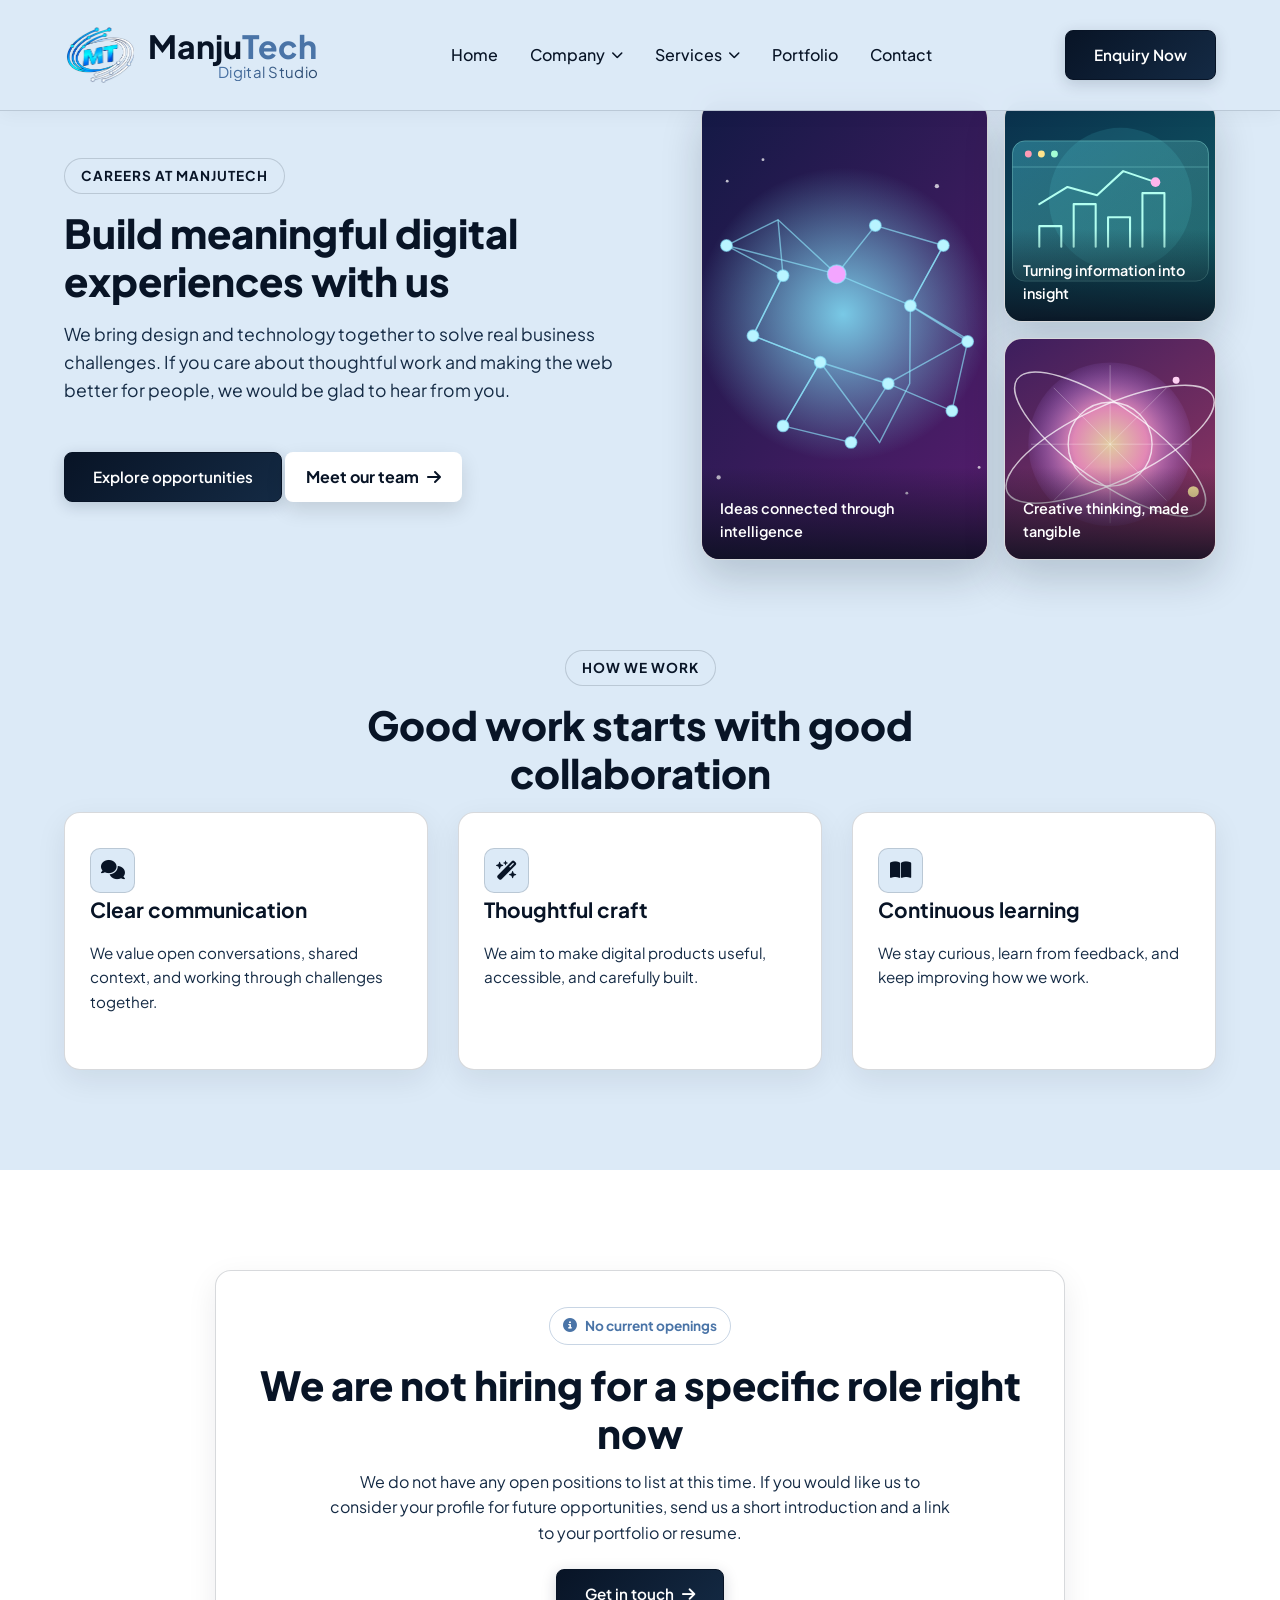
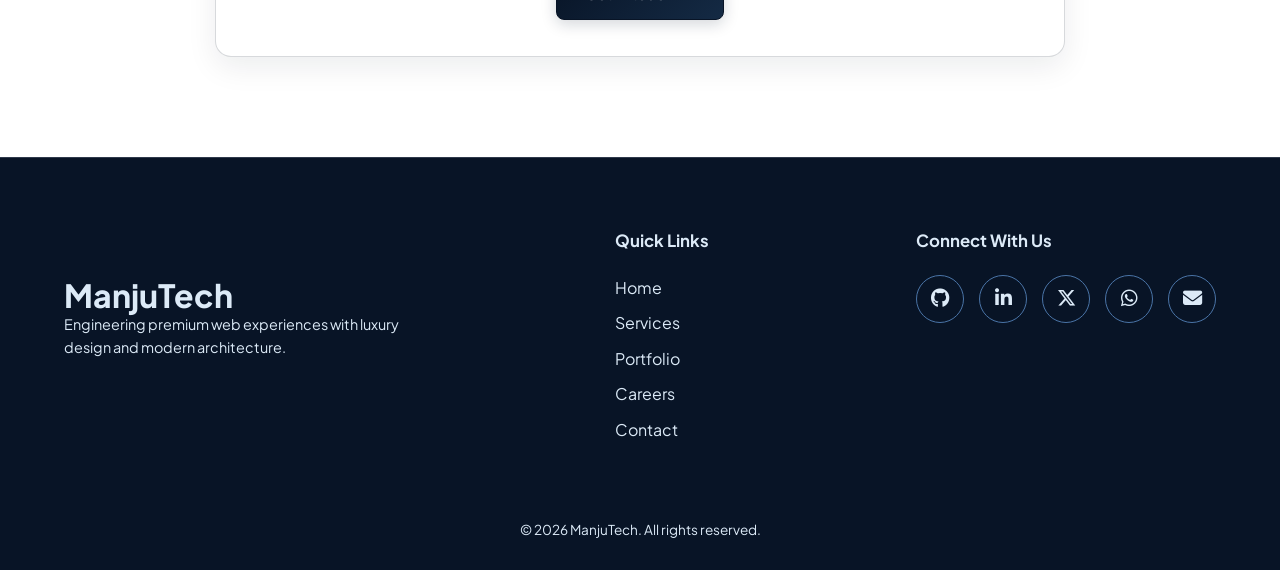
<file: career.html>
<!DOCTYPE html>
<html lang="en">
<head>
    <meta charset="UTF-8">
    <meta name="viewport" content="width=device-width, initial-scale=1.0">
    <meta name="description" content="Explore career opportunities at ManjuTech. No current openings are listed; get in touch to share your interest in future opportunities.">
    <title>Careers | ManjuTech Digital Studio</title>
    <link rel="preconnect" href="https://fonts.googleapis.com">
    <link rel="preconnect" href="https://fonts.gstatic.com" crossorigin>
    <link href="https://fonts.googleapis.com/css2?family=Plus+Jakarta+Sans:wght@300;400;500;600;700;800&display=swap" rel="stylesheet">
    <link rel="stylesheet" href="https://cdnjs.cloudflare.com/ajax/libs/font-awesome/6.5.1/css/all.min.css">
    <link rel="stylesheet" href="style.css">
    <style>
        .careers-hero {
            display: grid;
            grid-template-columns: minmax(0, 1fr) minmax(0, 0.9fr);
            align-items: center;
            gap: 64px;
        }

        .careers-intro {
            max-width: 600px;
        }

        .careers-intro .section-subtitle {
            margin: 0 0 30px;
        }

        .career-photo-grid {
            min-height: 460px;
            display: grid;
            grid-template-columns: 1.15fr 0.85fr;
            grid-template-rows: 1fr 1fr;
            gap: 16px;
        }

        .career-photo {
            position: relative;
            min-height: 0;
            overflow: hidden;
            border: var(--border-glass);
            border-radius: 18px;
            background: var(--bg-navy-card);
            box-shadow: 0 18px 40px rgba(8, 20, 38, 0.18);
        }

        .career-photo:first-child {
            grid-row: 1 / 3;
            border-radius: 18px;
        }

        .career-artwork {
            width: 100%;
            height: 100%;
            position: absolute;
            inset: 0;
            transition: transform 0.4s ease;
        }

        .career-photo:hover .career-artwork {
            transform: scale(1.04);
        }

        .career-photo figcaption {
            position: absolute;
            right: 0;
            bottom: 0;
            left: 0;
            padding: 30px 18px 16px;
            color: #fff;
            font-size: 0.9rem;
            font-weight: 600;
            background: linear-gradient(transparent, rgba(10, 15, 30, 0.85));
        }

        .career-team-link {
            display: inline-flex;
            align-items: center;
            gap: 8px;
            margin-top: 18px;
            padding: 11px 20px;
            border: 1px solid rgba(255, 255, 255, 0.75);
            border-radius: 8px;
            background: #fff;
            color: var(--theme-navy);
            font-weight: 700;
            text-decoration: none;
            box-shadow: 0 8px 20px rgba(0, 0, 0, 0.12);
            transition: transform 0.2s ease, box-shadow 0.2s ease, background 0.2s ease;
        }

        .career-team-link:hover {
            transform: translateY(-2px);
            background: var(--theme-light-blue);
            box-shadow: 0 12px 24px rgba(0, 0, 0, 0.16);
        }

        .career-team-link:focus-visible {
            outline: 3px solid var(--blue-light);
            outline-offset: 3px;
        }

        .career-values .section-header {
            max-width: 680px;
            margin: 0 auto;
        }

        .career-values {
            margin-top: 90px;
        }

        .career-values .service-card {
            height: 100%;
        }

        .career-openings {
            max-width: 850px;
            margin: 0 auto;
            padding: 36px;
            border: var(--border-glass);
            border-radius: 16px;
            background: var(--bg-navy-card);
            text-align: center;
        }

        .career-status {
            display: inline-flex;
            align-items: center;
            gap: 8px;
            margin-bottom: 16px;
            padding: 7px 13px;
            border: 1px solid rgba(74, 116, 167, 0.3);
            border-radius: 30px;
            color: var(--blue-light);
            font-size: 0.85rem;
            font-weight: 700;
        }

        .career-openings h2 {
            margin-bottom: 12px;
        }

        .career-openings p {
            max-width: 620px;
            margin: 0 auto 24px;
            color: var(--text-muted);
        }

        @media (max-width: 768px) {
            .careers-hero {
                grid-template-columns: 1fr;
                gap: 36px;
            }

            .career-photo-grid {
                min-height: 350px;
                gap: 10px;
            }

            .career-openings {
                padding: 26px 20px;
            }
        }

        @media (min-width: 769px) and (max-width: 992px) {
            .careers-hero {
                grid-template-columns: 1fr 0.9fr;
                gap: 32px;
            }

            .career-photo-grid {
                min-height: 380px;
            }
        }
    </style>
</head>
<body>
    <header class="navbar-header" id="navbar">
        <div class="container nav-container">
            <a href="index.html" class="logo">
                <img src="images/logo.png" alt="ManjuTech Logo" class="brand-logo">
                <span class="brand-text">
                    <span class="brand-name">Manju<span>Tech</span></span>
                    <span class="brand-tagline">Digital Studio</span>
                </span>
            </a>

            <nav class="nav-menu" id="nav-menu">
                <ul class="nav-list">
                    <li><a href="index.html" class="nav-link">Home</a></li>
                    <li class="nav-item dropdown">
                        <a href="#" class="nav-link dropdown-toggle active" aria-current="page">
                            Company <i class="fa-solid fa-chevron-down dropdown-icon"></i>
                        </a>
                        <div class="mega-menu">
                            <div class="mega-menu-header">COMPANY</div>
                            <div class="mega-menu-grid">
                                <a href="about.html" class="mega-item">
                                    <div class="icon-box"><i class="fa-solid fa-circle-info"></i></div>
                                    <div class="item-text">
                                        <span class="item-title">About Us</span>
                                        <span class="item-desc">Who We Are</span>
                                    </div>
                                </a>
                                <a href="team.html" class="mega-item">
                                    <div class="icon-box"><i class="fa-solid fa-user-group"></i></div>
                                    <div class="item-text">
                                        <span class="item-title">Our Team</span>
                                        <span class="item-desc">Designers. Thinkers. Makers.</span>
                                    </div>
                                </a>
                                <a href="technology.html" class="mega-item">
                                    <div class="icon-box"><i class="fa-solid fa-robot"></i></div>
                                    <div class="item-text">
                                        <span class="item-title">Technology Stacks</span>
                                        <span class="item-desc">Tools We Use</span>
                                    </div>
                                </a>
                                <a href="testimonial.html" class="mega-item">
                                    <div class="icon-box"><i class="fa-solid fa-comment-dots"></i></div>
                                    <div class="item-text">
                                        <span class="item-title">Testimonials</span>
                                        <span class="item-desc">Client Feedback</span>
                                    </div>
                                </a>
                                <a href="career.html" class="mega-item" aria-current="page">
                                    <div class="icon-box"><i class="fa-solid fa-briefcase"></i></div>
                                    <div class="item-text">
                                        <span class="item-title">Careers</span>
                                        <span class="item-desc">Join Our Team</span>
                                    </div>
                                </a>
                                <a href="faq.html" class="mega-item">
                                    <div class="icon-box"><i class="fa-solid fa-circle-question"></i></div>
                                    <div class="item-text">
                                        <span class="item-title">FAQs</span>
                                        <span class="item-desc">Answers Simplified</span>
                                    </div>
                                </a>
                            </div>
                        </div>
                    </li>
                    <li class="nav-item dropdown services-dropdown">
                        <a href="enquiry.html" class="nav-link dropdown-toggle">
                            Services <i class="fa-solid fa-chevron-down dropdown-icon"></i>
                        </a>
                        <div class="mega-menu services-mega-menu">
                            <div class="services-left-panel">
                                <div class="mega-menu-header">SERVICES</div>
                                <div class="service-cat-item active" data-target="panel-web">
                                    <div class="icon-box"><i class="fa-solid fa-laptop-code"></i></div>
                                    <div class="item-text">
                                        <span class="item-title">Web Development</span>
                                        <span class="item-desc">Scalable &amp; High Performance</span>
                                    </div>
                                    <i class="fa-solid fa-chevron-right arrow-icon"></i>
                                </div>
                                <div class="service-cat-item" data-target="panel-uiux">
                                    <div class="icon-box"><i class="fa-solid fa-pen-nib"></i></div>
                                    <div class="item-text">
                                        <span class="item-title">Web Design and UI/UX</span>
                                        <span class="item-desc">Conversion optimized websites</span>
                                    </div>
                                    <i class="fa-solid fa-chevron-right arrow-icon"></i>
                                </div>
                                <div class="service-cat-item" data-target="panel-software">
                                    <div class="icon-box"><i class="fa-solid fa-code"></i></div>
                                    <div class="item-text">
                                        <span class="item-title">Software Development</span>
                                        <span class="item-desc">Custom Application for business</span>
                                    </div>
                                    <i class="fa-solid fa-chevron-right arrow-icon"></i>
                                </div>
                                <div class="service-cat-item" data-target="panel-marketing">
                                    <div class="icon-box"><i class="fa-solid fa-bullhorn"></i></div>
                                    <div class="item-text">
                                        <span class="item-title">SEO and Digital Marketing</span>
                                        <span class="item-desc">Traffic-driven market solution</span>
                                    </div>
                                    <i class="fa-solid fa-chevron-right arrow-icon"></i>
                                </div>
                                <div class="service-cat-item" data-target="panel-ai">
                                    <div class="icon-box"><i class="fa-solid fa-microchip"></i></div>
                                    <div class="item-text">
                                        <span class="item-title">AI Integration &amp; Systems</span>
                                        <span class="item-desc">Smart Automation and AI Tools</span>
                                    </div>
                                    <i class="fa-solid fa-chevron-right arrow-icon"></i>
                                </div>
                            </div>
                            <div class="services-right-panel">
                                <div id="panel-web" class="sub-panel active">
                                    <div class="mega-menu-header">WEB DEVELOPMENT</div>
                                    <div class="sub-links-list">
                                        <a href="enquiry.html" class="sub-link"><i class="fa-solid fa-arrow-trend-up"></i> Full-Stack Web Development</a>
                                        <a href="enquiry.html" class="sub-link"><i class="fa-solid fa-arrow-trend-up"></i> WordPress Web Development</a>
                                        <a href="enquiry.html" class="sub-link"><i class="fa-solid fa-arrow-trend-up"></i> Custom E-commerce Development</a>
                                        <a href="enquiry.html" class="sub-link"><i class="fa-solid fa-arrow-trend-up"></i> WooCommerce Development</a>
                                        <a href="enquiry.html" class="sub-link"><i class="fa-solid fa-arrow-trend-up"></i> API Development &amp; Integration</a>
                                        <a href="enquiry.html" class="sub-link"><i class="fa-solid fa-arrow-trend-up"></i> Legacy System Modernization</a>
                                    </div>
                                </div>
                                <div id="panel-uiux" class="sub-panel">
                                    <div class="mega-menu-header">WEB DESIGN AND UI/UX</div>
                                    <div class="sub-links-list">
                                        <a href="enquiry.html" class="sub-link"><i class="fa-solid fa-arrow-trend-up"></i> Wireframing &amp; User Research</a>
                                        <a href="enquiry.html" class="sub-link"><i class="fa-solid fa-arrow-trend-up"></i> High-Converting Landing Pages</a>
                                        <a href="enquiry.html" class="sub-link"><i class="fa-solid fa-arrow-trend-up"></i> Design Systems &amp; UI Kits</a>
                                    </div>
                                </div>
                                <div id="panel-software" class="sub-panel">
                                    <div class="mega-menu-header">SOFTWARE DEVELOPMENT</div>
                                    <div class="sub-links-list">
                                        <a href="enquiry.html" class="sub-link"><i class="fa-solid fa-arrow-trend-up"></i> SaaS Product Engineering</a>
                                        <a href="enquiry.html" class="sub-link"><i class="fa-solid fa-arrow-trend-up"></i> Cross-Platform Mobile Apps</a>
                                        <a href="enquiry.html" class="sub-link"><i class="fa-solid fa-arrow-trend-up"></i> Enterprise Software Solutions</a>
                                    </div>
                                </div>
                                <div id="panel-marketing" class="sub-panel">
                                    <div class="mega-menu-header">SEO &amp; DIGITAL MARKETING</div>
                                    <div class="sub-links-list">
                                        <a href="enquiry.html" class="sub-link"><i class="fa-solid fa-arrow-trend-up"></i> Technical &amp; On-Page SEO</a>
                                        <a href="enquiry.html" class="sub-link"><i class="fa-solid fa-arrow-trend-up"></i> PPC &amp; Paid Advertising</a>
                                        <a href="enquiry.html" class="sub-link"><i class="fa-solid fa-arrow-trend-up"></i> Social Media Growth Campaigns</a>
                                    </div>
                                </div>
                                <div id="panel-ai" class="sub-panel">
                                    <div class="mega-menu-header">AI INTEGRATION</div>
                                    <div class="sub-links-list">
                                        <a href="enquiry.html" class="sub-link"><i class="fa-solid fa-arrow-trend-up"></i> Custom AI Chatbots &amp; Agents</a>
                                        <a href="enquiry.html" class="sub-link"><i class="fa-solid fa-arrow-trend-up"></i> Workflow Automation</a>
                                        <a href="enquiry.html" class="sub-link"><i class="fa-solid fa-arrow-trend-up"></i> LLM Fine-Tuning &amp; Integration</a>
                                    </div>
                                </div>
                            </div>
                        </div>
                    </li>
                    <li><a href="index.html" class="nav-link">Portfolio</a></li>
                    <li><a href="contact.html" class="nav-link">Contact</a></li>
                </ul>
            </nav>

            <div class="nav-actions">
                <a href="enquiry.html" class="btn btn-primary nav-btn">Enquiry Now</a>
                <button class="mobile-toggle" id="mobile-toggle" aria-label="Toggle Navigation Menu">
                    <i class="fa-solid fa-bars"></i>
                </button>
            </div>
        </div>
    </header>

    <main class="careers-page">
        <section id="careers" class="section-padding">
            <div class="container">
                <div class="careers-hero">
                    <div class="careers-intro">
                        <span class="section-badge">Careers at ManjuTech</span>
                        <h1 class="section-title">Build meaningful digital experiences with us</h1>
                        <p class="section-subtitle">We bring design and technology together to solve real business challenges. If you care about thoughtful work and making the web better for people, we would be glad to hear from you.</p>
                        <a href="#open-positions" class="btn btn-primary">Explore opportunities</a>
                        <a href="team.html" class="career-team-link">Meet our team <i class="fa-solid fa-arrow-right" aria-hidden="true"></i></a>
                    </div>
                    <div class="career-photo-grid" aria-label="AI-inspired digital illustrations">
                        <figure class="career-photo">
                            <svg class="career-artwork" viewBox="0 0 480 640" role="img" aria-labelledby="career-art-title-1" preserveAspectRatio="xMidYMid slice">
                                <title id="career-art-title-1">Abstract glowing neural network artwork</title>
                                <defs>
                                    <linearGradient id="career-bg-1" x1="0" y1="0" x2="1" y2="1">
                                        <stop stop-color="#101943"/>
                                        <stop offset="1" stop-color="#5a1d70"/>
                                    </linearGradient>
                                    <radialGradient id="career-glow-1">
                                        <stop stop-color="#85e8ff" stop-opacity=".85"/>
                                        <stop offset="1" stop-color="#85e8ff" stop-opacity="0"/>
                                    </radialGradient>
                                </defs>
                                <rect width="480" height="640" fill="url(#career-bg-1)"/>
                                <circle cx="238" cy="298" r="205" fill="url(#career-glow-1)"/>
                                <g fill="none" stroke="#90eaff" stroke-opacity=".62" stroke-width="2">
                                    <path d="M75 202 154 244 112 328 206 365 154 454 249 477 301 395 390 433 412 336 332 286 378 202 283 174 229 242 147 166Z"/>
                                    <path d="m75 202 154 40 104 44 79 47-112 62-94-30-52 89"/>
                                    <path d="m147 166 7 78-42 84 94 37 83 112 42-82 1-109 46-84"/>
                                    <circle cx="75" cy="202" r="8" fill="#b9f4ff"/>
                                    <circle cx="154" cy="244" r="8" fill="#b9f4ff"/>
                                    <circle cx="112" cy="328" r="8" fill="#b9f4ff"/>
                                    <circle cx="206" cy="365" r="8" fill="#b9f4ff"/>
                                    <circle cx="154" cy="454" r="8" fill="#b9f4ff"/>
                                    <circle cx="249" cy="477" r="8" fill="#b9f4ff"/>
                                    <circle cx="301" cy="395" r="8" fill="#b9f4ff"/>
                                    <circle cx="390" cy="433" r="8" fill="#b9f4ff"/>
                                    <circle cx="412" cy="336" r="8" fill="#b9f4ff"/>
                                    <circle cx="332" cy="286" r="8" fill="#b9f4ff"/>
                                    <circle cx="378" cy="202" r="8" fill="#b9f4ff"/>
                                    <circle cx="283" cy="174" r="8" fill="#b9f4ff"/>
                                    <circle cx="229" cy="242" r="13" fill="#f3a5ff"/>
                                </g>
                                <g fill="#fff" fill-opacity=".72">
                                    <circle cx="76" cy="112" r="2"/><circle cx="369" cy="119" r="3"/>
                                    <circle cx="428" cy="512" r="2"/><circle cx="64" cy="526" r="3"/>
                                    <circle cx="327" cy="548" r="2"/><circle cx="126" cy="82" r="2"/>
                                </g>
                            </svg>
                            <figcaption>Ideas connected through intelligence</figcaption>
                        </figure>
                        <figure class="career-photo">
                            <svg class="career-artwork" viewBox="0 0 480 320" role="img" aria-labelledby="career-art-title-2" preserveAspectRatio="xMidYMid slice">
                                <title id="career-art-title-2">Abstract AI interface with luminous data panels</title>
                                <defs>
                                    <linearGradient id="career-bg-2" x1="0" y1="0" x2="1" y2="1">
                                        <stop stop-color="#092b49"/>
                                        <stop offset="1" stop-color="#12666c"/>
                                    </linearGradient>
                                    <linearGradient id="career-panel-2" x1="0" y1="0" x2="1" y2="1">
                                        <stop stop-color="#53d8ed" stop-opacity=".35"/>
                                        <stop offset="1" stop-color="#b9ffdb" stop-opacity=".08"/>
                                    </linearGradient>
                                </defs>
                                <rect width="480" height="320" fill="url(#career-bg-2)"/>
                                <circle cx="255" cy="143" r="104" fill="#54e4ef" opacity=".12"/>
                                <rect x="98" y="58" width="285" height="204" rx="18" fill="url(#career-panel-2)" stroke="#9ef8ed" stroke-opacity=".55"/>
                                <path d="M98 96h285" stroke="#9ef8ed" stroke-opacity=".45"/>
                                <circle cx="121" cy="77" r="5" fill="#ff9bb5"/>
                                <circle cx="140" cy="77" r="5" fill="#ffe38c"/>
                                <circle cx="159" cy="77" r="5" fill="#a5ffd5"/>
                                <g fill="none" stroke="#b2fff0" stroke-width="3" stroke-linecap="round" stroke-linejoin="round">
                                    <path d="M137 212v-30h32v30m18 0v-62h32v62m18 0v-43h32v43m18 0v-78h32v78"/>
                                    <path d="m137 150 41-25 43 12 38-35 47 16"/>
                                </g>
                                <circle cx="306" cy="118" r="7" fill="#ffb5ec"/>
                            </svg>
                            <figcaption>Turning information into insight</figcaption>
                        </figure>
                        <figure class="career-photo">
                            <svg class="career-artwork" viewBox="0 0 480 320" role="img" aria-labelledby="career-art-title-3" preserveAspectRatio="xMidYMid slice">
                                <title id="career-art-title-3">Abstract digital creativity with a radiant geometric form</title>
                                <defs>
                                    <linearGradient id="career-bg-3" x1="0" y1="0" x2="1" y2="1">
                                        <stop stop-color="#321b5d"/>
                                        <stop offset="1" stop-color="#a33b62"/>
                                    </linearGradient>
                                    <radialGradient id="career-orb-3">
                                        <stop stop-color="#fff3b0"/>
                                        <stop offset=".45" stop-color="#ff9fca"/>
                                        <stop offset="1" stop-color="#b280ff" stop-opacity=".12"/>
                                    </radialGradient>
                                </defs>
                                <rect width="480" height="320" fill="url(#career-bg-3)"/>
                                <circle cx="240" cy="153" r="119" fill="url(#career-orb-3)" opacity=".8"/>
                                <g fill="none" stroke="#fff" stroke-opacity=".72">
                                    <ellipse cx="240" cy="153" rx="165" ry="55" transform="rotate(-25 240 153)" stroke-width="2"/>
                                    <ellipse cx="240" cy="153" rx="165" ry="55" transform="rotate(35 240 153)" stroke-width="2"/>
                                    <circle cx="240" cy="153" r="61" stroke-width="2"/>
                                    <path d="M240 38v230M125 153h230M158 71l164 164m0-164L158 235" stroke-opacity=".4"/>
                                </g>
                                <circle cx="79" cy="91" r="7" fill="#b4f4ff"/>
                                <circle cx="361" cy="222" r="8" fill="#ffe7a0"/>
                                <circle cx="336" cy="60" r="5" fill="#ffd1f4"/>
                            </svg>
                            <figcaption>Creative thinking, made tangible</figcaption>
                        </figure>
                    </div>
                </div>

                <div class="career-values">
                    <div class="section-header text-center">
                        <span class="section-badge">How We Work</span>
                        <h2 class="section-title">Good work starts with good collaboration</h2>
                    </div>
                    <div class="services-grid">
                        <article class="service-card">
                            <div class="feature-icon"><i class="fa-solid fa-comments" aria-hidden="true"></i></div>
                            <h3>Clear communication</h3>
                            <p>We value open conversations, shared context, and working through challenges together.</p>
                        </article>
                        <article class="service-card">
                            <div class="feature-icon"><i class="fa-solid fa-wand-magic-sparkles" aria-hidden="true"></i></div>
                            <h3>Thoughtful craft</h3>
                            <p>We aim to make digital products useful, accessible, and carefully built.</p>
                        </article>
                        <article class="service-card">
                            <div class="feature-icon"><i class="fa-solid fa-book-open" aria-hidden="true"></i></div>
                            <h3>Continuous learning</h3>
                            <p>We stay curious, learn from feedback, and keep improving how we work.</p>
                        </article>
                    </div>
                </div>
            </div>
        </section>

        <section id="open-positions" class="section-padding">
            <div class="container">
                <div class="career-openings">
                    <span class="career-status"><i class="fa-solid fa-circle-info" aria-hidden="true"></i> No current openings</span>
                    <h2 class="section-title">We are not hiring for a specific role right now</h2>
                    <p>We do not have any open positions to list at this time. If you would like us to consider your profile for future opportunities, send us a short introduction and a link to your portfolio or resume.</p>
                    <a class="btn btn-primary" href="mailto:Sahbablu091@gmail.com?subject=Future%20career%20opportunities%20at%20ManjuTech">
                        Get in touch <i class="fa-solid fa-arrow-right" aria-hidden="true"></i>
                    </a>
                </div>
            </div>
        </section>
    </main>

   <!-- ================= FOOTER ================= -->
    <footer class="footer">
        <div class="container footer-container">
            <div class="footer-brand">
                <a href="index.html#home" class="brand-logo">
                    <div class="logo-icon">
                        <svg viewBox="0 0 500 300" xmlns="http://www.w3.org/2000/svg">
                            <path d="M 50 250 L 50 50 L 120 50 L 175 160 L 230 50 L 300 50 L 300 250 L 240 250 L 240 120 L 190 220 L 160 220 L 110 120 L 110 250 Z" fill="url(#navLogoGrad)" />
                            <path d="M 330 50 L 470 50 L 470 110 L 430 110 L 430 250 L 370 250 L 370 110 L 330 110 Z" fill="url(#navLogoGrad)" />
                            <path d="M 120 170 Q 230 40 340 40 Q 250 120 150 170 Z" fill="url(#navLogoGrad)" />
                            <path d="M 140 140 Q 260 20 380 20 Q 280 100 170 140 Z" fill="url(#navLogoGrad)" />
                        </svg>
                    </div>
                    <span class="brand-name">Manju<span>Tech</span></span>
                </a>
                <p>Engineering premium web experiences with luxury design and modern architecture.</p>
            </div>

            <div class="footer-links">
                <h4>Quick Links</h4>
                <ul>
                    <li><a href="index.html">Home</a></li>
                <li><a href="enquiry.html">Services</a></li>
                <li><a href="portfolio.html">Portfolio</a></li>
                <li><a href="career.html">Careers</a></li>
                <li><a href="contact.html">Contact</a></li>
                </ul>
            </div>

            <div class="footer-social">
                <h4>Connect With Us</h4>
               <div class="social-links">
    <!-- Existing social links (GitHub, LinkedIn, Twitter) -->
    <a href="#" target="_blank" aria-label="GitHub"><i class="fa-brands fa-github"></i></a>
    <a href="#" target="_blank" aria-label="LinkedIn"><i class="fa-brands fa-linkedin-in"></i></a>
    <a href="#" target="_blank" aria-label="Twitter"><i class="fa-brands fa-x-twitter"></i></a>

    <!-- Clickable WhatsApp Icon -->
    <a href="https://wa.me/9779767745929" target="_blank" rel="noopener noreferrer" aria-label="WhatsApp">
        <i class="fa-brands fa-whatsapp"></i>
    </a>

    <!-- Clickable Email Icon -->
    <a href="mailto:Sahbablu091@gmail.com" aria-label="Email Us">
        <i class="fa-solid fa-envelope"></i>
    </a>
</div>
            </div>
        </div>

        <div class="footer-bottom text-center">
            <p>&copy; <span id="year"></span> ManjuTech. All rights reserved.</p>
        </div>
    </footer>

    <script src="script.js"></script>
</body>
</html>
</file>
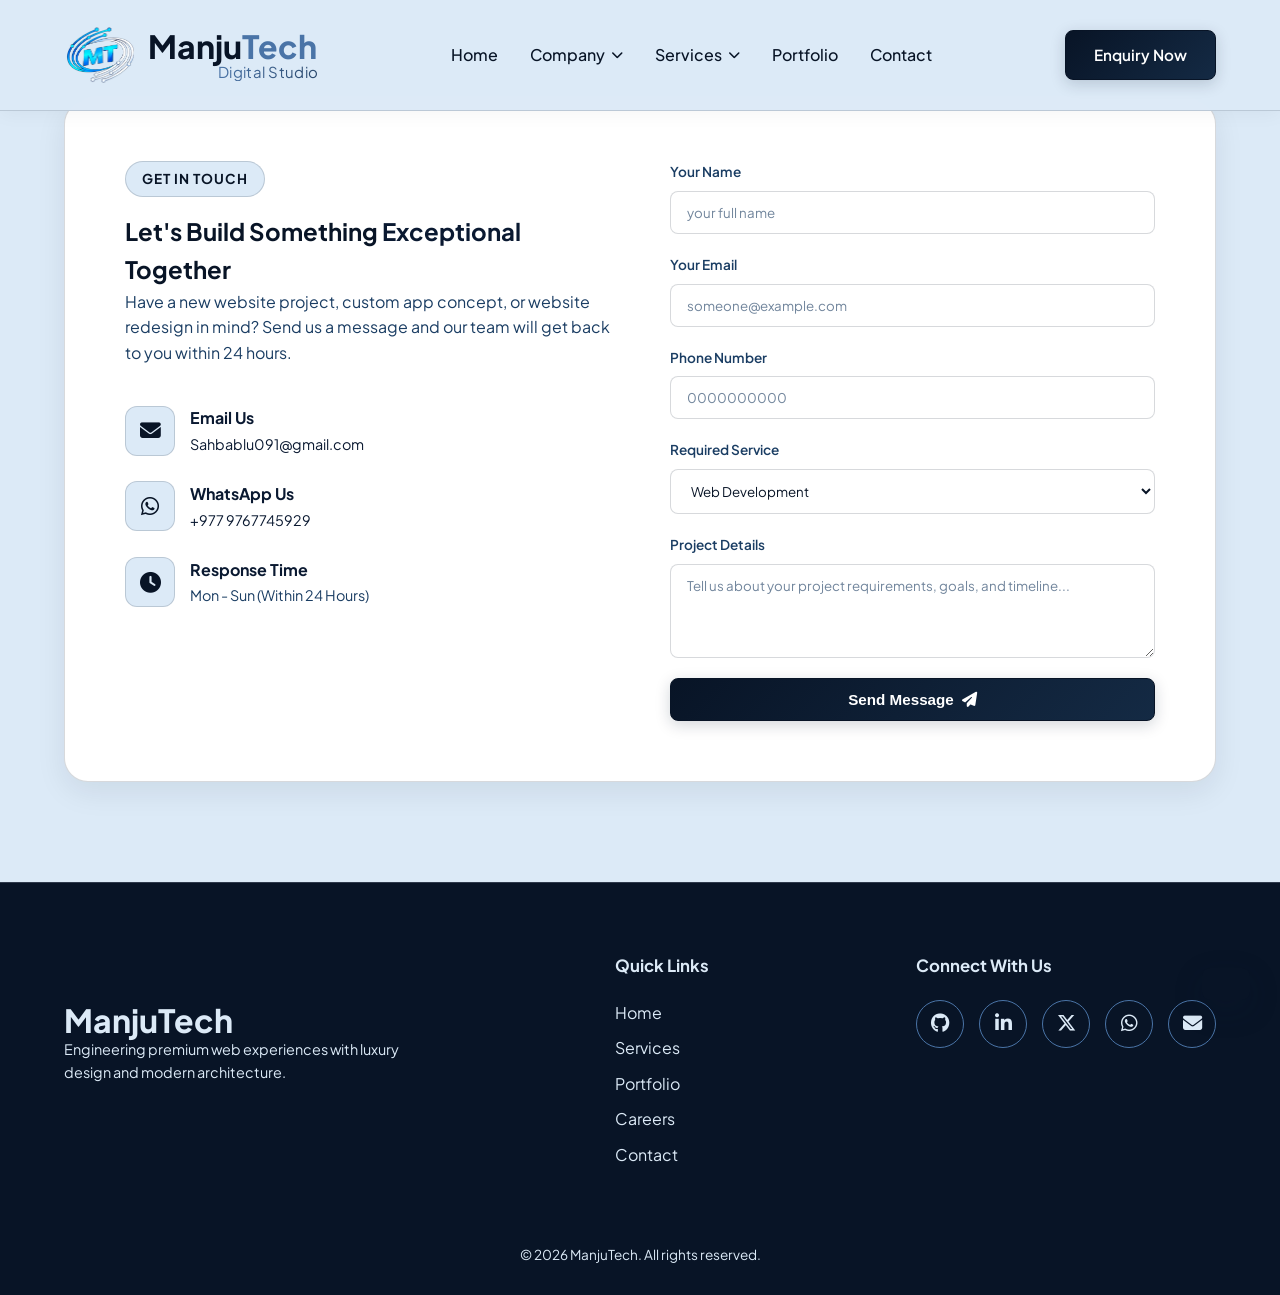
<file: contact.html>
<!DOCTYPE html>
<html lang="en">
<head>
    <meta charset="UTF-8">
    <meta name="viewport" content="width=device-width, initial-scale=1.0">
    <title>Contact ManjuTech | Start a Project</title>
    <!-- Google Fonts -->
    <link rel="preconnect" href="https://fonts.googleapis.com">
    <link rel="preconnect" href="https://fonts.gstatic.com" crossorigin>
    <link href="https://fonts.googleapis.com/css2?family=Plus+Jakarta+Sans:wght@300;400;500;600;700;800&display=swap" rel="stylesheet">
    <!-- Font Awesome Icons -->
    <link rel="stylesheet" href="https://cdnjs.cloudflare.com/ajax/libs/font-awesome/6.5.1/css/all.min.css">
    <!-- Stylesheet -->
    <link rel="stylesheet" href="style.css">
</head>
<body>

    <!-- ================= NAVBAR ================= -->
    <header class="navbar-header" id="navbar">
        <div class="container nav-container">
           <a href="index.html#home" class="logo">
    <img src="images/logo.png" alt="ManjuTech Logo" class="brand-logo">
    <span class="brand-text">
        <span class="brand-name">Manju<span>Tech</span></span>
        <span class="brand-tagline">Digital Studio</span>
    </span>
</a>

            <nav class="nav-menu" id="nav-menu">
                <ul class="nav-list">
                    <li><a href="index.html" class="nav-link active">Home</a></li>
                   <li class="nav-item dropdown">
    <a href="#" class="nav-link dropdown-toggle">
        Company <i class="fa-solid fa-chevron-down dropdown-icon"></i>
    </a>
    
    <!-- Mega Menu Popup Box -->
    <div class="mega-menu">
        <div class="mega-menu-header">COMPANY</div>
        <div class="mega-menu-grid">
            
            <a href="about.html#about" class="mega-item">
                <div class="icon-box">
                    <i class="fa-solid fa-circle-info"></i>
                </div>
                <div class="item-text">
                    <span class="item-title">About Us</span>
                    <span class="item-desc">Who We Are</span>
                </div>
            </a>

            <a href="team.html#team" class="mega-item">
                <div class="icon-box">
                    <i class="fa-solid fa-user-group"></i>
                </div>
                <div class="item-text">
                    <span class="item-title">Our Team</span>
                    <span class="item-desc">Designers. Thinkers. Makers.</span>
                </div>
            </a>

            <a href="technology.html" class="mega-item">
                <div class="icon-box">
                    <i class="fa-solid fa-robot"></i>
                </div>
                <div class="item-text">
                    <span class="item-title">Technology Stacks</span>
                    <span class="item-desc">Tools We Use</span>
                </div>
            </a>

            <a href="testimonial.html" class="mega-item">
                <div class="icon-box">
                    <i class="fa-solid fa-comment-dots"></i>
                </div>
                <div class="item-text">
                    <span class="item-title">Testimonials</span>
                    <span class="item-desc">Client Feedback</span>
                </div>
            </a>

            <a href="career.html" class="mega-item">
                <div class="icon-box">
                    <i class="fa-solid fa-briefcase"></i>
                </div>
                <div class="item-text">
                    <span class="item-title">Careers</span>
                    <span class="item-desc">Join Our Team</span>
                </div>
            </a>

            <a href="faq.html" class="mega-item">
                <div class="icon-box">
                    <i class="fa-solid fa-circle-question"></i>
                </div>
                <div class="item-text">
                    <span class="item-title">FAQs</span>
                    <span class="item-desc">Answers Simplified</span>
                </div>
            </a>

        </div>
    </div>
</li>
                   <li class="nav-item dropdown services-dropdown">
    <a href="enquiry.html" class="nav-link dropdown-toggle">
        Services <i class="fa-solid fa-chevron-down dropdown-icon"></i>
    </a>
    
    <!-- 2-Panel Mega Menu Container -->
    <div class="mega-menu services-mega-menu">
        
        <!-- Left Panel: Main Categories -->
        <div class="services-left-panel">
            <div class="mega-menu-header">SERVICES</div>
            
            <div class="service-cat-item active" data-target="panel-web">
                <div class="icon-box"><i class="fa-solid fa-laptop-code"></i></div>
                <div class="item-text">
                    <span class="item-title">Web Development</span>
                    <span class="item-desc">Scalable & High Performance</span>
                </div>
                <i class="fa-solid fa-chevron-right arrow-icon"></i>
            </div>

            <div class="service-cat-item" data-target="panel-uiux">
                <div class="icon-box"><i class="fa-solid fa-pen-nib"></i></div>
                <div class="item-text">
                    <span class="item-title">Web Design and UI/UX</span>
                    <span class="item-desc">Conversion optimized websites</span>
                </div>
                <i class="fa-solid fa-chevron-right arrow-icon"></i>
            </div>

            <div class="service-cat-item" data-target="panel-software">
                <div class="icon-box"><i class="fa-solid fa-code"></i></div>
                <div class="item-text">
                    <span class="item-title">Software Development</span>
                    <span class="item-desc">Custom Application for business</span>
                </div>
                <i class="fa-solid fa-chevron-right arrow-icon"></i>
            </div>

            <div class="service-cat-item" data-target="panel-marketing">
                <div class="icon-box"><i class="fa-solid fa-bullhorn"></i></div>
                <div class="item-text">
                    <span class="item-title">SEO and Digital Marketing</span>
                    <span class="item-desc">Traffic-driven market solution</span>
                </div>
                <i class="fa-solid fa-chevron-right arrow-icon"></i>
            </div>

            <div class="service-cat-item" data-target="panel-ai">
                <div class="icon-box"><i class="fa-solid fa-microchip"></i></div>
                <div class="item-text">
                    <span class="item-title">AI Integration & Systems</span>
                    <span class="item-desc">Smart Automation and AI Tools</span>
                </div>
                <i class="fa-solid fa-chevron-right arrow-icon"></i>
            </div>

        </div>

        <!-- Right Panel: Sub-services -->
        <div class="services-right-panel">
            
            <!-- Web Development Sub-links -->
            <div id="panel-web" class="sub-panel active">
                <div class="mega-menu-header">WEB DEVELOPMENT</div>
                <div class="sub-links-list">
                    <a href="enquiry.html?service=fullstack" class="sub-link"><i class="fa-solid fa-arrow-trend-up"></i> Full-Stack Web Development</a>
                    <a href="enquiry.html?service=wordpress" class="sub-link"><i class="fa-solid fa-arrow-trend-up"></i> WordPress Web Development</a>
                    <a href="enquiry.html?service=ecommerce" class="sub-link"><i class="fa-solid fa-arrow-trend-up"></i> Custom E-commerce Development</a>
                    <a href="enquiry.html?service=woocommerce" class="sub-link"><i class="fa-solid fa-arrow-trend-up"></i> WooCommerce Development</a>
                    <a href="enquiry.html?service=api" class="sub-link"><i class="fa-solid fa-arrow-trend-up"></i> API Development & Integration</a>
                    <a href="enquiry.html?service=legacy" class="sub-link"><i class="fa-solid fa-arrow-trend-up"></i> Legacy System Modernization</a>
                </div>
            </div>

            <!-- UI/UX Sub-links -->
            <div id="panel-uiux" class="sub-panel">
                <div class="mega-menu-header">WEB DESIGN AND UI/UX</div>
                <div class="sub-links-list">
                    <a href="enquiry.html?service=wireframing" class="sub-link"><i class="fa-solid fa-arrow-trend-up"></i> Wireframing & User Research</a>
                    <a href="enquiry.html?service=landing" class="sub-link"><i class="fa-solid fa-arrow-trend-up"></i> High-Converting Landing Pages</a>
                    <a href="enquiry.html?service=designsystem" class="sub-link"><i class="fa-solid fa-arrow-trend-up"></i> Design Systems & UI Kits</a>
                </div>
            </div>

            <!-- Software Sub-links -->
            <div id="panel-software" class="sub-panel">
                <div class="mega-menu-header">SOFTWARE DEVELOPMENT</div>
                <div class="sub-links-list">
                    <a href="enquiry.html?service=saas" class="sub-link"><i class="fa-solid fa-arrow-trend-up"></i> SaaS Product Engineering</a>
                    <a href="enquiry.html?service=mobile" class="sub-link"><i class="fa-solid fa-arrow-trend-up"></i> Cross-Platform Mobile Apps</a>
                    <a href="enquiry.html?service=enterprise" class="sub-link"><i class="fa-solid fa-arrow-trend-up"></i> Enterprise Software Solutions</a>
                </div>
            </div>

            <!-- Marketing Sub-links -->
            <div id="panel-marketing" class="sub-panel">
                <div class="mega-menu-header">SEO & DIGITAL MARKETING</div>
                <div class="sub-links-list">
                    <a href="enquiry.html?service=seo" class="sub-link"><i class="fa-solid fa-arrow-trend-up"></i> Technical & On-Page SEO</a>
                    <a href="enquiry.html?service=ppc" class="sub-link"><i class="fa-solid fa-arrow-trend-up"></i> PPC & Paid Advertising</a>
                    <a href="enquiry.html?service=social" class="sub-link"><i class="fa-solid fa-arrow-trend-up"></i> Social Media Growth Campaigns</a>
                </div>
            </div>

            <!-- AI Sub-links -->
            <div id="panel-ai" class="sub-panel">
                <div class="mega-menu-header">AI INTEGRATION</div>
                <div class="sub-links-list">
                    <a href="enquiry.html?service=chatbot" class="sub-link"><i class="fa-solid fa-arrow-trend-up"></i> Custom AI Chatbots & Agents</a>
                    <a href="enquiry.html?service=automation" class="sub-link"><i class="fa-solid fa-arrow-trend-up"></i> Workflow Automation</a>
                    <a href="enquiry.html?service=llm" class="sub-link"><i class="fa-solid fa-arrow-trend-up"></i> LLM Fine-Tuning & Integration</a>
                </div>
            </div>

        </div>

    </div>
</li>
                    <li><a href="portfolio.html" class="nav-link">Portfolio</a></li>
                   <li><a href="contact.html" class="nav-link">Contact</a></li>
                </ul>
            </nav>

            <div class="nav-actions">
                <a href="enquiry.html" class="btn btn-primary nav-btn">Enquiry Now</a>
                <button class="mobile-toggle" id="mobile-toggle" aria-label="Toggle Navigation Menu">
                    <i class="fa-solid fa-bars"></i>
                </button>
            </div>
        </div>
    </header>
     <!-- ================= CONTACT SECTION ================= -->
        <section id="contact" class="contact-section section-padding">
            <div class="container">
                <div class="contact-card-wrapper">
                    <div class="contact-info">
                        <span class="section-badge">Get In Touch</span>
                        <h1>Let's Build Something <span class="gradient-text">Exceptional</span> Together</h1>
                        <p>Have a new website project, custom app concept, or website redesign in mind? Send us a message and our team will get back to you within 24 hours.</p>

                        <div class="info-list">
                           <div class="info-item">
    <div class="info-icon"><i class="fa-solid fa-envelope"></i></div>
    <div>
        <h5>Email Us</h5>
        <p><a href="mailto:Sahbablu091@gmail.com" class="email-link">Sahbablu091@gmail.com</a></p>
    </div>
</div>
                            <div class="info-item">
    <div class="info-icon"><i class="fa-brands fa-whatsapp"></i></div>
    <div>
        <h5>WhatsApp Us</h5>
        <p>        <a href="https://wa.me/9779767745929" target="_blank" rel="noopener noreferrer" class="whatsapp-link">+977 9767745929</a></p>
    </div>
</div>
                            <div class="info-item">
                                <div class="info-icon"><i class="fa-solid fa-clock"></i></div>
                                <div>
                                    <h5>Response Time</h5>
                                    <p>Mon - Sun (Within 24 Hours)</p>
                                </div>
                            </div>
                        </div>
                    </div>

                    <div class="contact-form-container">
                       <form action="https://formspree.io/f/mjyypkyk" method="POST" id="contact-form" class="contact-form">
    <div class="form-group">
        <label for="name">Your Name</label>
        <input type="text" id="name" name="name" required placeholder="your full name">
    </div>

    <div class="form-group">
        <label for="email">Your Email</label>
        <input type="email" id="email" name="email" required placeholder="someone@example.com">
    </div>

    <div class="form-group">
        <label for="phone">Phone Number</label>
        <input type="tel" id="phone" name="phone" placeholder="0000000000">
    </div>

    <div class="form-group">
        <label for="service">Required Service</label>
        <select id="service" name="service">
            <option value="web">Web Development</option>
            <option value="uiux">UI/UX Design</option>
            <option value="ecommerce">E-Commerce Store</option>
            <option value="app">Custom Web Tool</option>
        </select>
    </div>

    <div class="form-group">
        <label for="message">Project Details</label>
        <textarea id="message" name="message" rows="4" required placeholder="Tell us about your project requirements, goals, and timeline..."></textarea>
    </div>

    <button type="submit" class="btn btn-primary w-100">Send Message <i class="fa-solid fa-paper-plane"></i></button>
</form>
                    </div>
                </div>
            </div>
        </section>
    </main>

    <!-- ================= FOOTER ================= -->
    <footer class="footer">
        <div class="container footer-container">
            <div class="footer-brand">
                <a href="index.html#home" class="brand-logo">
                    <div class="logo-icon">
                        <svg viewBox="0 0 500 300" xmlns="http://www.w3.org/2000/svg">
                            <path d="M 50 250 L 50 50 L 120 50 L 175 160 L 230 50 L 300 50 L 300 250 L 240 250 L 240 120 L 190 220 L 160 220 L 110 120 L 110 250 Z" fill="url(#navLogoGrad)" />
                            <path d="M 330 50 L 470 50 L 470 110 L 430 110 L 430 250 L 370 250 L 370 110 L 330 110 Z" fill="url(#navLogoGrad)" />
                            <path d="M 120 170 Q 230 40 340 40 Q 250 120 150 170 Z" fill="url(#navLogoGrad)" />
                            <path d="M 140 140 Q 260 20 380 20 Q 280 100 170 140 Z" fill="url(#navLogoGrad)" />
                        </svg>
                    </div>
                    <span class="brand-name">Manju<span>Tech</span></span>
                </a>
                <p>Engineering premium web experiences with luxury design and modern architecture.</p>
            </div>

            <div class="footer-links">
                <h4>Quick Links</h4>
                <ul>
                    <li><a href="index.html">Home</a></li>
                <li><a href="enquiry.html">Services</a></li>
                <li><a href="portfolio.html">Portfolio</a></li>
                <li><a href="career.html">Careers</a></li>
                <li><a href="contact.html">Contact</a></li>
                </ul>
            </div>

            <div class="footer-social">
                <h4>Connect With Us</h4>
               <div class="social-links">
    <!-- Existing social links (GitHub, LinkedIn, Twitter) -->
    <a href="#" target="_blank" aria-label="GitHub"><i class="fa-brands fa-github"></i></a>
    <a href="#" target="_blank" aria-label="LinkedIn"><i class="fa-brands fa-linkedin-in"></i></a>
    <a href="#" target="_blank" aria-label="Twitter"><i class="fa-brands fa-x-twitter"></i></a>

    <!-- Clickable WhatsApp Icon -->
    <a href="https://wa.me/9779767745929" target="_blank" rel="noopener noreferrer" aria-label="WhatsApp">
        <i class="fa-brands fa-whatsapp"></i>
    </a>

    <!-- Clickable Email Icon -->
    <a href="mailto:Sahbablu091@gmail.com" aria-label="Email Us">
        <i class="fa-solid fa-envelope"></i>
    </a>
</div>
            </div>
        </div>

        <div class="footer-bottom text-center">
            <p>&copy; <span id="year"></span> ManjuTech. All rights reserved.</p>
        </div>
    </footer>

    <!-- ================= CASE STUDY MODAL ================= -->
    <div class="modal" id="portfolio-modal">
        <div class="modal-content">
            <span class="close-modal" id="close-modal">&times;</span>
            <img id="modal-img" alt="Project Image">
            <h3 id="modal-title">Project Title</h3>
            <p id="modal-desc">Project details and technical description go here...</p>
        </div>
    </div>

    <!-- Toast Notification -->
    <div id="toast" class="toast" role="status" aria-live="polite"></div>

    <!-- Script -->
    <script src="script.js"></script>
</body>
</html>
</file>
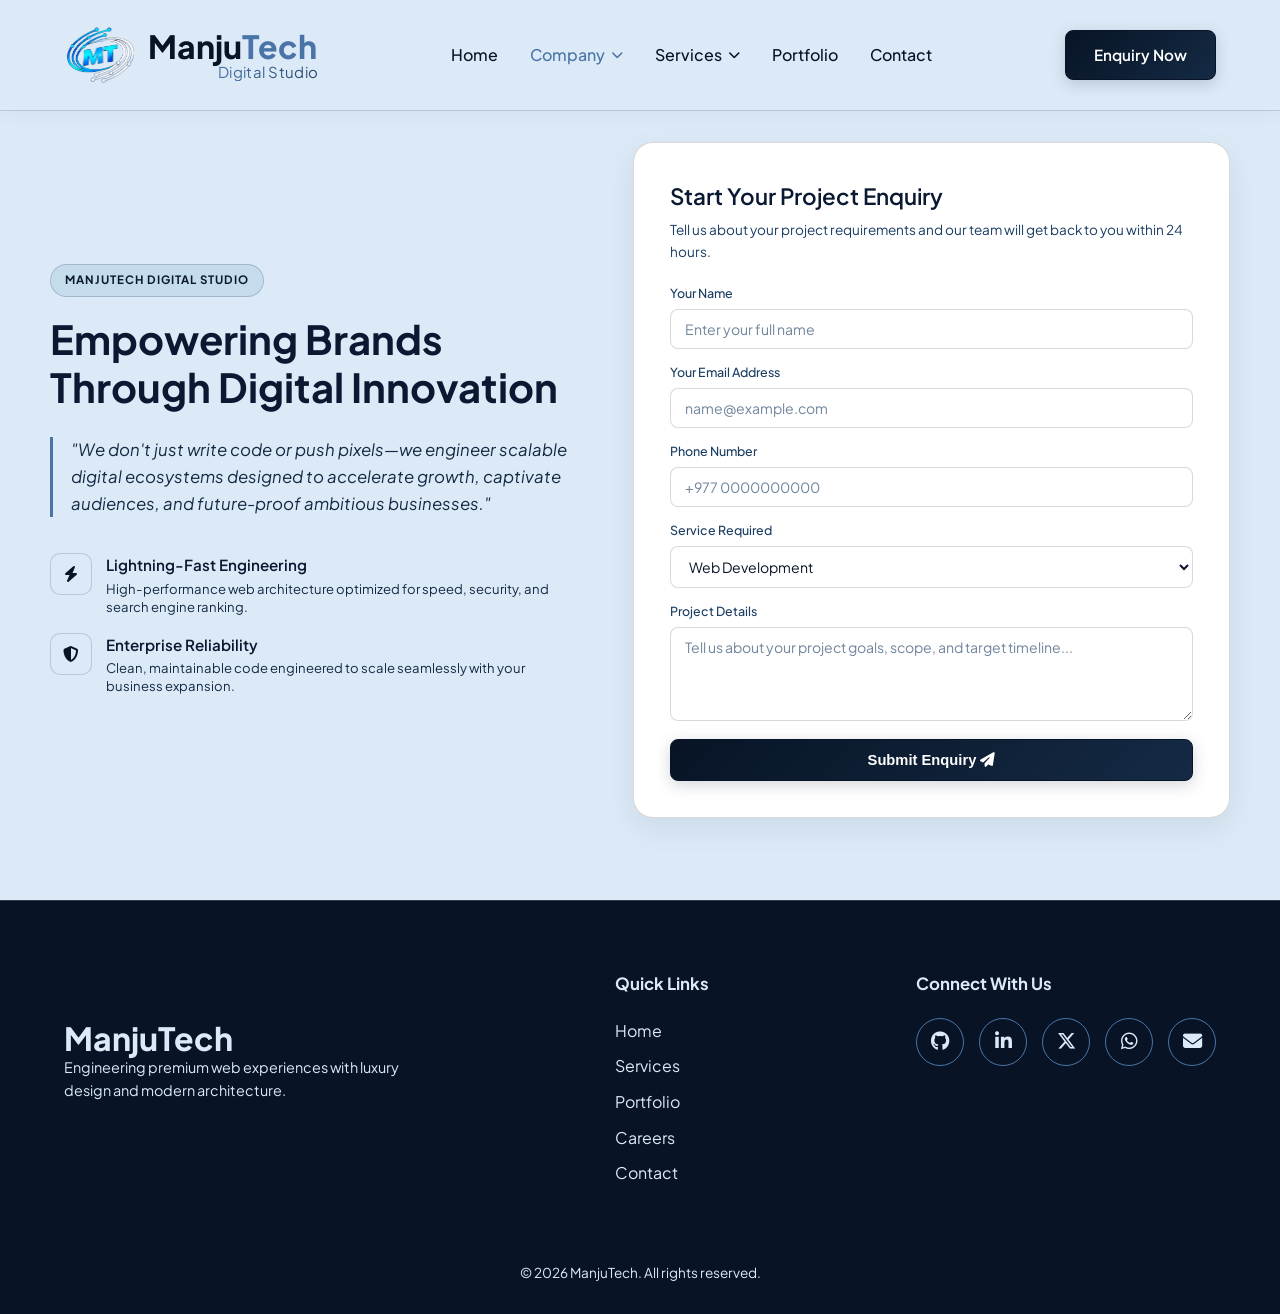
<file: enquiry.html>
<!DOCTYPE html>
<html lang="en">
<head>
    <meta charset="UTF-8">
    <meta name="viewport" content="width=device-width, initial-scale=1.0">
    <title>Project Enquiry | ManjuTech</title>
    <!-- Google Fonts -->
    <link rel="preconnect" href="https://fonts.googleapis.com">
    <link rel="preconnect" href="https://fonts.gstatic.com" crossorigin>
    <link href="https://fonts.googleapis.com/css2?family=Plus+Jakarta+Sans:wght@300;400;500;600;700;800&display=swap" rel="stylesheet">
    <!-- Font Awesome Icons -->
    <link rel="stylesheet" href="https://cdnjs.cloudflare.com/ajax/libs/font-awesome/6.5.1/css/all.min.css">
    <!-- Stylesheet -->
    <link rel="stylesheet" href="style.css">
</head>
<body>

    <!-- ================= NAVBAR ================= -->
    <header class="navbar-header" id="navbar">
        <div class="container nav-container">
           <a href="index.html#home" class="logo">
    <img src="images/logo.png" alt="ManjuTech Logo" class="brand-logo">
    <span class="brand-text">
        <span class="brand-name">Manju<span>Tech</span></span>
        <span class="brand-tagline">Digital Studio</span>
    </span>
</a>

            <nav class="nav-menu" id="nav-menu">
                <ul class="nav-list">
                    <li><a href="index.html" class="nav-link active">Home</a></li>
                   <li class="nav-item dropdown">
    <a href="#" class="nav-link dropdown-toggle">
        Company <i class="fa-solid fa-chevron-down dropdown-icon"></i>
    </a>
    
    <!-- Mega Menu Popup Box -->
    <div class="mega-menu">
        <div class="mega-menu-header">COMPANY</div>
        <div class="mega-menu-grid">
            
            <a href="about.html#about" class="mega-item">
                <div class="icon-box">
                    <i class="fa-solid fa-circle-info"></i>
                </div>
                <div class="item-text">
                    <span class="item-title">About Us</span>
                    <span class="item-desc">Who We Are</span>
                </div>
            </a>

            <a href="team.html#team" class="mega-item">
                <div class="icon-box">
                    <i class="fa-solid fa-user-group"></i>
                </div>
                <div class="item-text">
                    <span class="item-title">Our Team</span>
                    <span class="item-desc">Designers. Thinkers. Makers.</span>
                </div>
            </a>

            <a href="technology.html" class="mega-item">
                <div class="icon-box">
                    <i class="fa-solid fa-robot"></i>
                </div>
                <div class="item-text">
                    <span class="item-title">Technology Stacks</span>
                    <span class="item-desc">Tools We Use</span>
                </div>
            </a>

            <a href="testimonial.html" class="mega-item">
                <div class="icon-box">
                    <i class="fa-solid fa-comment-dots"></i>
                </div>
                <div class="item-text">
                    <span class="item-title">Testimonials</span>
                    <span class="item-desc">Client Feedback</span>
                </div>
            </a>

            <a href="career.html" class="mega-item">
                <div class="icon-box">
                    <i class="fa-solid fa-briefcase"></i>
                </div>
                <div class="item-text">
                    <span class="item-title">Careers</span>
                    <span class="item-desc">Join Our Team</span>
                </div>
            </a>

            <a href="faq.html" class="mega-item">
                <div class="icon-box">
                    <i class="fa-solid fa-circle-question"></i>
                </div>
                <div class="item-text">
                    <span class="item-title">FAQs</span>
                    <span class="item-desc">Answers Simplified</span>
                </div>
            </a>

        </div>
    </div>
</li>
                   <li class="nav-item dropdown services-dropdown">
    <a href="enquiry.html" class="nav-link dropdown-toggle">
        Services <i class="fa-solid fa-chevron-down dropdown-icon"></i>
    </a>
    
    <!-- 2-Panel Mega Menu Container -->
    <div class="mega-menu services-mega-menu">
        
        <!-- Left Panel: Main Categories -->
        <div class="services-left-panel">
            <div class="mega-menu-header">SERVICES</div>
            
            <div class="service-cat-item active" data-target="panel-web">
                <div class="icon-box"><i class="fa-solid fa-laptop-code"></i></div>
                <div class="item-text">
                    <span class="item-title">Web Development</span>
                    <span class="item-desc">Scalable & High Performance</span>
                </div>
                <i class="fa-solid fa-chevron-right arrow-icon"></i>
            </div>

            <div class="service-cat-item" data-target="panel-uiux">
                <div class="icon-box"><i class="fa-solid fa-pen-nib"></i></div>
                <div class="item-text">
                    <span class="item-title">Web Design and UI/UX</span>
                    <span class="item-desc">Conversion optimized websites</span>
                </div>
                <i class="fa-solid fa-chevron-right arrow-icon"></i>
            </div>

            <div class="service-cat-item" data-target="panel-software">
                <div class="icon-box"><i class="fa-solid fa-code"></i></div>
                <div class="item-text">
                    <span class="item-title">Software Development</span>
                    <span class="item-desc">Custom Application for business</span>
                </div>
                <i class="fa-solid fa-chevron-right arrow-icon"></i>
            </div>

            <div class="service-cat-item" data-target="panel-marketing">
                <div class="icon-box"><i class="fa-solid fa-bullhorn"></i></div>
                <div class="item-text">
                    <span class="item-title">SEO and Digital Marketing</span>
                    <span class="item-desc">Traffic-driven market solution</span>
                </div>
                <i class="fa-solid fa-chevron-right arrow-icon"></i>
            </div>

            <div class="service-cat-item" data-target="panel-ai">
                <div class="icon-box"><i class="fa-solid fa-microchip"></i></div>
                <div class="item-text">
                    <span class="item-title">AI Integration & Systems</span>
                    <span class="item-desc">Smart Automation and AI Tools</span>
                </div>
                <i class="fa-solid fa-chevron-right arrow-icon"></i>
            </div>

        </div>

        <!-- Right Panel: Sub-services -->
        <div class="services-right-panel">
            
            <!-- Web Development Sub-links -->
            <div id="panel-web" class="sub-panel active">
                <div class="mega-menu-header">WEB DEVELOPMENT</div>
                <div class="sub-links-list">
                    <a href="enquiry.html?service=fullstack" class="sub-link"><i class="fa-solid fa-arrow-trend-up"></i> Full-Stack Web Development</a>
                    <a href="enquiry.html?service=wordpress" class="sub-link"><i class="fa-solid fa-arrow-trend-up"></i> WordPress Web Development</a>
                    <a href="enquiry.html?service=ecommerce" class="sub-link"><i class="fa-solid fa-arrow-trend-up"></i> Custom E-commerce Development</a>
                    <a href="enquiry.html?service=woocommerce" class="sub-link"><i class="fa-solid fa-arrow-trend-up"></i> WooCommerce Development</a>
                    <a href="enquiry.html?service=api" class="sub-link"><i class="fa-solid fa-arrow-trend-up"></i> API Development & Integration</a>
                    <a href="enquiry.html?service=legacy" class="sub-link"><i class="fa-solid fa-arrow-trend-up"></i> Legacy System Modernization</a>
                </div>
            </div>

            <!-- UI/UX Sub-links -->
            <div id="panel-uiux" class="sub-panel">
                <div class="mega-menu-header">WEB DESIGN AND UI/UX</div>
                <div class="sub-links-list">
                    <a href="enquiry.html?service=wireframing" class="sub-link"><i class="fa-solid fa-arrow-trend-up"></i> Wireframing & User Research</a>
                    <a href="enquiry.html?service=landing" class="sub-link"><i class="fa-solid fa-arrow-trend-up"></i> High-Converting Landing Pages</a>
                    <a href="enquiry.html?service=designsystem" class="sub-link"><i class="fa-solid fa-arrow-trend-up"></i> Design Systems & UI Kits</a>
                </div>
            </div>

            <!-- Software Sub-links -->
            <div id="panel-software" class="sub-panel">
                <div class="mega-menu-header">SOFTWARE DEVELOPMENT</div>
                <div class="sub-links-list">
                    <a href="enquiry.html?service=saas" class="sub-link"><i class="fa-solid fa-arrow-trend-up"></i> SaaS Product Engineering</a>
                    <a href="enquiry.html?service=mobile" class="sub-link"><i class="fa-solid fa-arrow-trend-up"></i> Cross-Platform Mobile Apps</a>
                    <a href="enquiry.html?service=enterprise" class="sub-link"><i class="fa-solid fa-arrow-trend-up"></i> Enterprise Software Solutions</a>
                </div>
            </div>

            <!-- Marketing Sub-links -->
            <div id="panel-marketing" class="sub-panel">
                <div class="mega-menu-header">SEO & DIGITAL MARKETING</div>
                <div class="sub-links-list">
                    <a href="enquiry.html?service=seo" class="sub-link"><i class="fa-solid fa-arrow-trend-up"></i> Technical & On-Page SEO</a>
                    <a href="enquiry.html?service=ppc" class="sub-link"><i class="fa-solid fa-arrow-trend-up"></i> PPC & Paid Advertising</a>
                    <a href="enquiry.html?service=social" class="sub-link"><i class="fa-solid fa-arrow-trend-up"></i> Social Media Growth Campaigns</a>
                </div>
            </div>

            <!-- AI Sub-links -->
            <div id="panel-ai" class="sub-panel">
                <div class="mega-menu-header">AI INTEGRATION</div>
                <div class="sub-links-list">
                    <a href="enquiry.html?service=chatbot" class="sub-link"><i class="fa-solid fa-arrow-trend-up"></i> Custom AI Chatbots & Agents</a>
                    <a href="enquiry.html?service=automation" class="sub-link"><i class="fa-solid fa-arrow-trend-up"></i> Workflow Automation</a>
                    <a href="enquiry.html?service=llm" class="sub-link"><i class="fa-solid fa-arrow-trend-up"></i> LLM Fine-Tuning & Integration</a>
                </div>
            </div>

        </div>

    </div>
</li>
                    <li><a href="portfolio.html" class="nav-link">Portfolio</a></li>
                   <li><a href="contact.html" class="nav-link">Contact</a></li>
                </ul>
            </nav>

            <div class="nav-actions">
                <a href="enquiry.html" class="btn btn-primary nav-btn">Enquiry Now</a>
                <button class="mobile-toggle" id="mobile-toggle" aria-label="Toggle Navigation Menu">
                    <i class="fa-solid fa-bars"></i>
                </button>
            </div>
        </div>
    </header>
   
   <!-- Main Enquiry Page Hero Section -->
    <main class="enquiry-standalone-page">
        <div class="enquiry-hero-container">
            
            <!-- Left Side: Company Thoughts & Vision -->
            <div class="enquiry-brand-panel">
                <span class="badge-tag">MANJUTECH DIGITAL STUDIO</span>
                <h1>Empowering Brands Through <span class="highlight">Digital Innovation</span></h1>
                <p class="brand-statement">
                    "We don't just write code or push pixels—we engineer scalable digital ecosystems designed to accelerate growth, captivate audiences, and future-proof ambitious businesses."
                </p>

                <div class="brand-values">
                    <div class="value-item">
                        <div class="icon-box"><i class="fa-solid fa-bolt"></i></div>
                        <div>
                            <h4>Lightning-Fast Engineering</h4>
                            <p>High-performance web architecture optimized for speed, security, and search engine ranking.</p>
                        </div>
                    </div>
                    <div class="value-item">
                        <div class="icon-box"><i class="fa-solid fa-shield-halved"></i></div>
                        <div>
                            <h4>Enterprise Reliability</h4>
                            <p>Clean, maintainable code engineered to scale seamlessly with your business expansion.</p>
                        </div>
                    </div>
                </div>
            </div>

            <!-- Right Side: Dedicated Enquiry Form -->
            <div class="enquiry-form-card">
                <h3>Start Your Project Enquiry</h3>
                <p class="form-sub">Tell us about your project requirements and our team will get back to you within 24 hours.</p>

                <form id="standaloneEnquiryForm" action="https://formspree.io/f/mjyypkyk" method="POST">
                    <div class="form-group">
                        <label for="enquiry-name">Your Name</label>
                        <input type="text" id="enquiry-name" name="name" placeholder="Enter your full name" required>
                    </div>
                    <div class="form-group">
                        <label for="enquiry-email">Your Email Address</label>
                        <input type="email" id="enquiry-email" name="email" placeholder="name@example.com" required>
                    </div>
                    <div class="form-group">
                        <label for="enquiry-phone">Phone Number</label>
                        <input type="tel" id="enquiry-phone" name="phone" placeholder="+977 0000000000">
                    </div>
                    <div class="form-group">
                        <label for="enquiry-service">Service Required</label>
                        <select id="enquiry-service" name="service" required>
                            <option value="Web Development" selected>Web Development</option>
                            <option value="UI/UX Design">UI/UX Design</option>
                            <option value="Software Development">Software Development</option>
                            <option value="SEO &amp; Digital Marketing">SEO &amp; Digital Marketing</option>
                            <option value="AI Integration">AI Integration</option>
                        </select>
                    </div>
                    <div class="form-group">
                        <label for="enquiry-message">Project Details</label>
                        <textarea id="enquiry-message" name="message" rows="4" placeholder="Tell us about your project goals, scope, and target timeline..." required></textarea>
                    </div>
                    <input type="hidden" name="service_detail" value="">
                    <button type="submit" class="submit-enquiry-btn" id="standaloneSubmitBtn">
                        Submit Enquiry <i class="fa-solid fa-paper-plane"></i>
                    </button>
                </form>

                <!-- Screen Confirmation Message -->
                <div id="standaloneSuccessBox" class="enquiry-success-state" style="display: none;">
                    <i class="fa-solid fa-circle-check"></i>
                    <h4>Message Received!</h4>
                    <p>Thank you for reaching out. We have received your enquiry and will contact you soon.</p>
                    <button type="button" class="reset-form-btn" id="standaloneResetBtn">Send Another Enquiry</button>
                </div>
            </div>

        </div>
    </main>

    <script src="script.js"></script>
</body>
</html>
<!-- ================= FOOTER ================= -->
    <footer class="footer">
        <div class="container footer-container">
            <div class="footer-brand">
                <a href="index.html#home" class="brand-logo">
                    <div class="logo-icon">
                        <svg viewBox="0 0 500 300" xmlns="http://www.w3.org/2000/svg">
                            <path d="M 50 250 L 50 50 L 120 50 L 175 160 L 230 50 L 300 50 L 300 250 L 240 250 L 240 120 L 190 220 L 160 220 L 110 120 L 110 250 Z" fill="url(#navLogoGrad)" />
                            <path d="M 330 50 L 470 50 L 470 110 L 430 110 L 430 250 L 370 250 L 370 110 L 330 110 Z" fill="url(#navLogoGrad)" />
                            <path d="M 120 170 Q 230 40 340 40 Q 250 120 150 170 Z" fill="url(#navLogoGrad)" />
                            <path d="M 140 140 Q 260 20 380 20 Q 280 100 170 140 Z" fill="url(#navLogoGrad)" />
                        </svg>
                    </div>
                    <span class="brand-name">Manju<span>Tech</span></span>
                </a>
                <p>Engineering premium web experiences with luxury design and modern architecture.</p>
            </div>

            <div class="footer-links">
                <h4>Quick Links</h4>
                <ul>
                    <li><a href="index.html">Home</a></li>
                <li><a href="enquiry.html">Services</a></li>
                <li><a href="portfolio.html">Portfolio</a></li>
                <li><a href="career.html">Careers</a></li>
                <li><a href="contact.html">Contact</a></li>
                </ul>
            </div>

            <div class="footer-social">
                <h4>Connect With Us</h4>
               <div class="social-links">
    <!-- Existing social links (GitHub, LinkedIn, Twitter) -->
    <a href="#" target="_blank" aria-label="GitHub"><i class="fa-brands fa-github"></i></a>
    <a href="#" target="_blank" aria-label="LinkedIn"><i class="fa-brands fa-linkedin-in"></i></a>
    <a href="#" target="_blank" aria-label="Twitter"><i class="fa-brands fa-x-twitter"></i></a>

    <!-- Clickable WhatsApp Icon -->
    <a href="https://wa.me/9779767745929" target="_blank" rel="noopener noreferrer" aria-label="WhatsApp">
        <i class="fa-brands fa-whatsapp"></i>
    </a>

    <!-- Clickable Email Icon -->
    <a href="mailto:Sahbablu091@gmail.com" aria-label="Email Us">
        <i class="fa-solid fa-envelope"></i>
    </a>
</div>
            </div>
        </div>

        <div class="footer-bottom text-center">
            <p>&copy; <span id="year"></span> ManjuTech. All rights reserved.</p>
        </div>
    </footer>
</file>
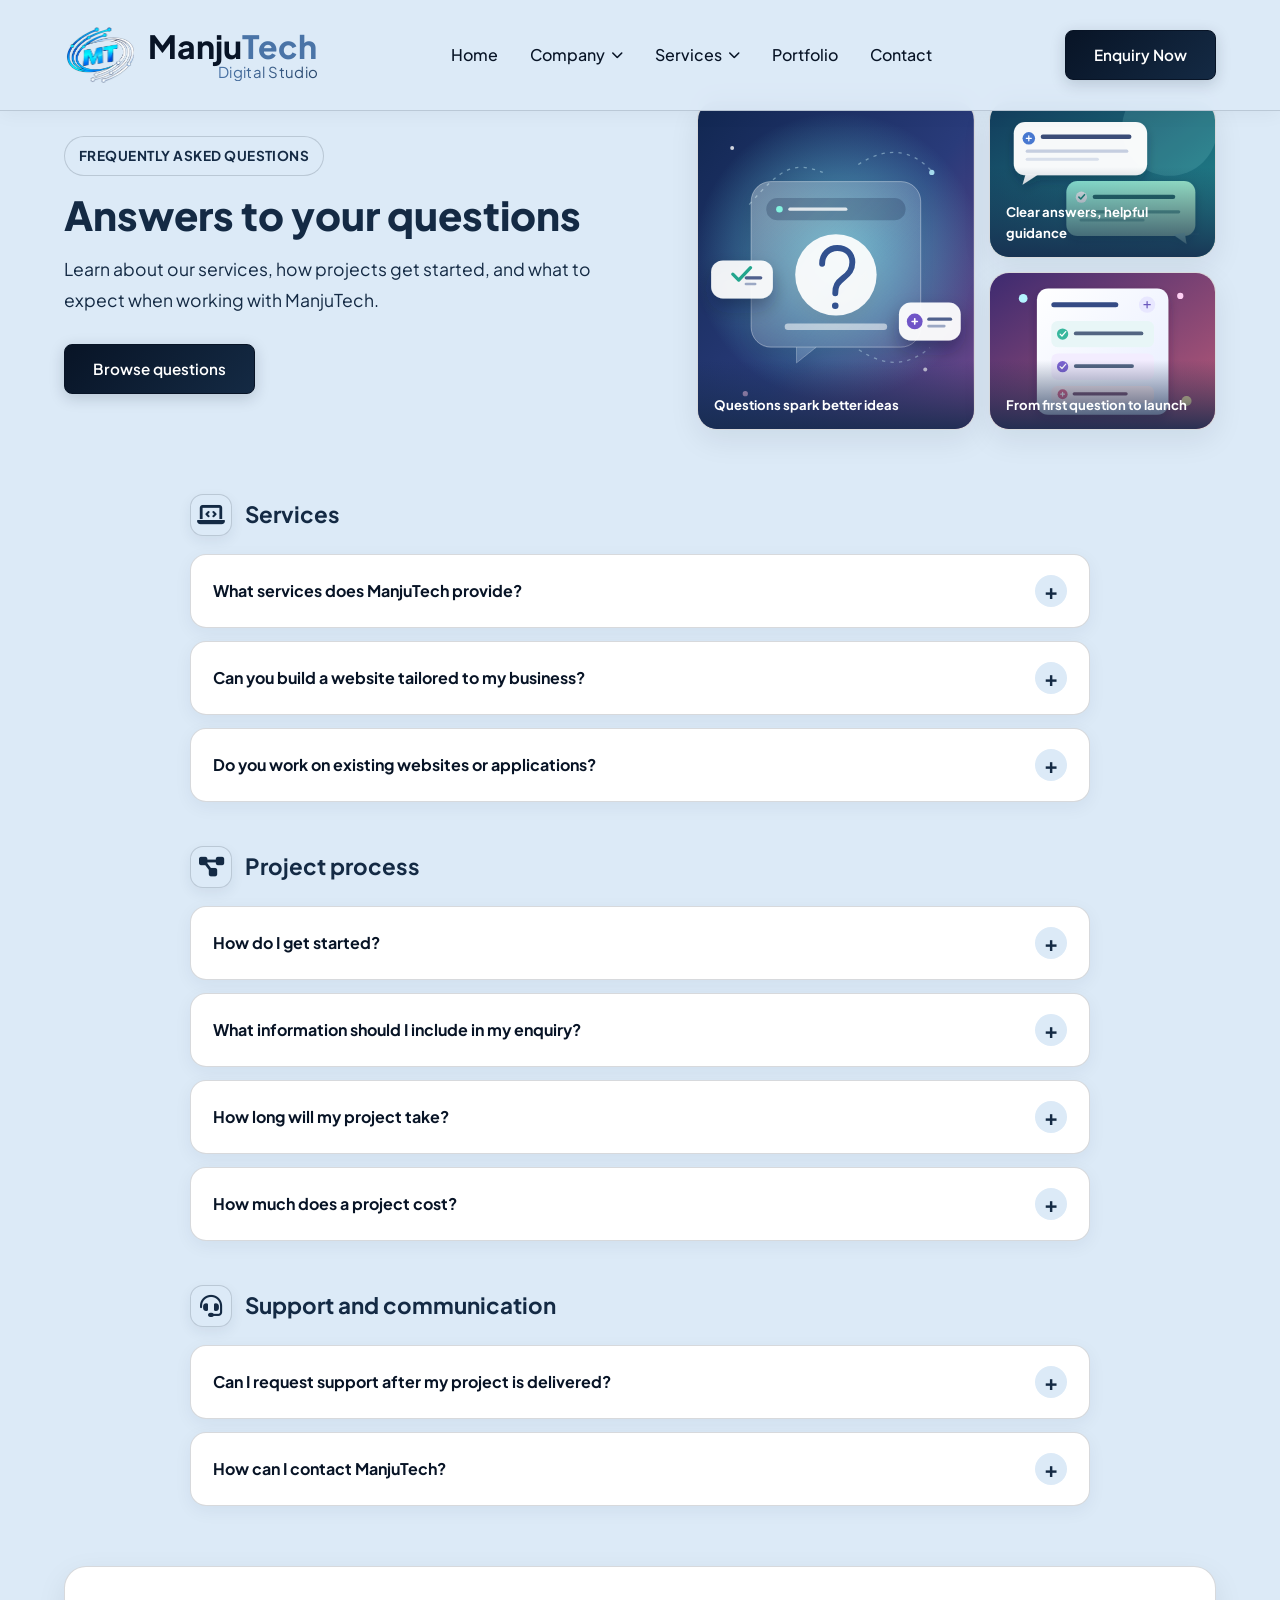
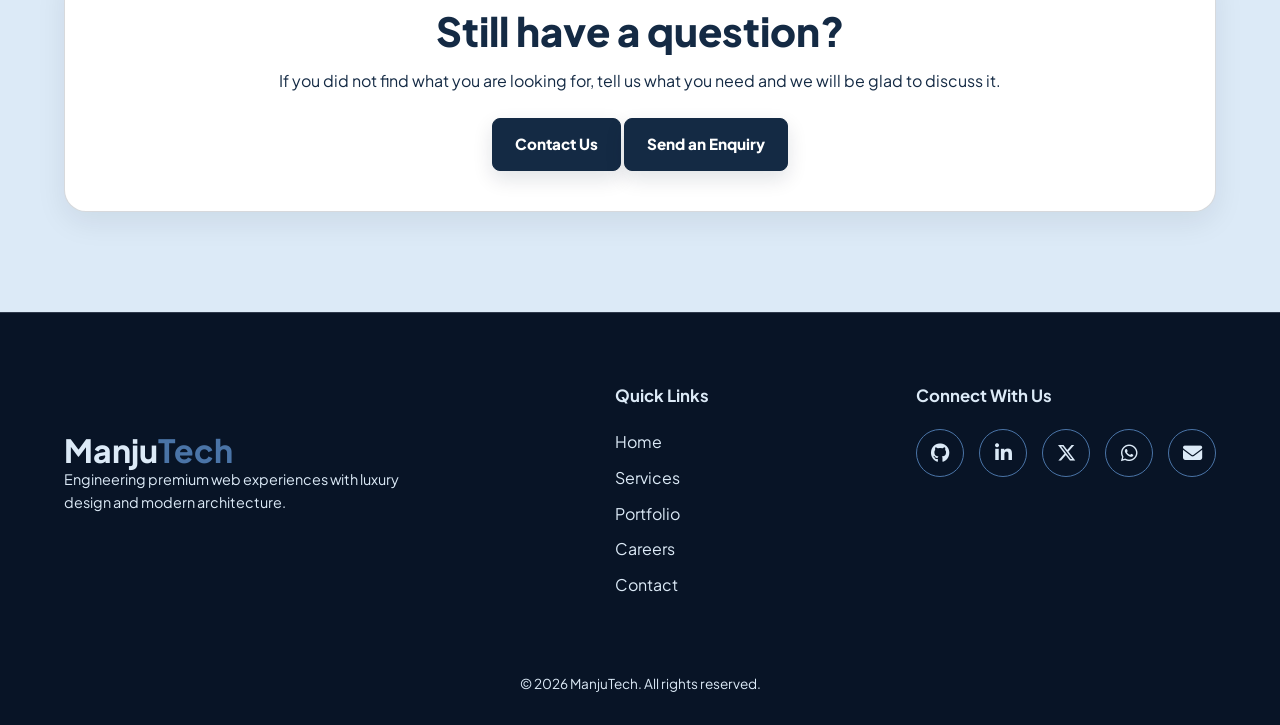
<file: faq.html>
<!DOCTYPE html>
<html lang="en">
<head>
    <meta charset="UTF-8">
    <meta name="viewport" content="width=device-width, initial-scale=1.0">
    <title>FAQs | ManjuTech</title>
    <!-- Google Fonts -->
    <link rel="preconnect" href="https://fonts.googleapis.com">
    <link rel="preconnect" href="https://fonts.gstatic.com" crossorigin>
    <link href="https://fonts.googleapis.com/css2?family=Plus+Jakarta+Sans:wght@300;400;500;600;700;800&display=swap" rel="stylesheet">
    <!-- Font Awesome Icons -->
    <link rel="stylesheet" href="https://cdnjs.cloudflare.com/ajax/libs/font-awesome/6.5.1/css/all.min.css">
    <!-- Stylesheet -->
    <link rel="stylesheet" href="style.css">
</head>
<body class="faq-page">

    <!-- ================= NAVBAR ================= -->
    <header class="navbar-header" id="navbar">
        <div class="container nav-container">
           <a href="index.html#home" class="logo">
    <img src="images/logo.png" alt="ManjuTech Logo" class="brand-logo">
    <span class="brand-text">
        <span class="brand-name">Manju<span>Tech</span></span>
        <span class="brand-tagline">Digital Studio</span>
    </span>
</a>

            <nav class="nav-menu" id="nav-menu">
                <ul class="nav-list">
                    <li><a href="index.html" class="nav-link active">Home</a></li>
                   <li class="nav-item dropdown">
    <a href="#" class="nav-link dropdown-toggle">
        Company <i class="fa-solid fa-chevron-down dropdown-icon"></i>
    </a>
    
    <!-- Mega Menu Popup Box -->
    <div class="mega-menu">
        <div class="mega-menu-header">COMPANY</div>
        <div class="mega-menu-grid">
            
            <a href="about.html" class="mega-item">
                <div class="icon-box">
                    <i class="fa-solid fa-circle-info"></i>
                </div>
                <div class="item-text">
                    <span class="item-title">About Us</span>
                    <span class="item-desc">Who We Are</span>
                </div>
            </a>

            <a href="team.html" class="mega-item">
    <div class="icon-box"><i class="fa-solid fa-user-group"></i></div>
    <div class="item-text">
        <span class="item-title">Our Team</span>
        <span class="item-desc">Designers. Thinkers. Makers.</span>
    </div>
</a>

            <a href="technology.html" class="mega-item">
                <div class="icon-box">
                    <i class="fa-solid fa-robot"></i>
                </div>
                <div class="item-text">
                    <span class="item-title">Technology Stacks</span>
                    <span class="item-desc">Tools We Use</span>
                </div>
            </a>

            <a href="testimonial.html" class="mega-item">
                <div class="icon-box">
                    <i class="fa-solid fa-comment-dots"></i>
                </div>
                <div class="item-text">
                    <span class="item-title">Testimonials</span>
                    <span class="item-desc">Client Feedback</span>
                </div>
            </a>

            <a href="career.html" class="mega-item">
                <div class="icon-box">
                    <i class="fa-solid fa-briefcase"></i>
                </div>
                <div class="item-text">
                    <span class="item-title">Careers</span>
                    <span class="item-desc">Join Our Team</span>
                </div>
            </a>

            <a href="faq.html" class="mega-item">
                <div class="icon-box">
                    <i class="fa-solid fa-circle-question"></i>
                </div>
                <div class="item-text">
                    <span class="item-title">FAQs</span>
                    <span class="item-desc">Answers Simplified</span>
                </div>
            </a>

        </div>
    </div>
</li>
                   <li class="nav-item dropdown services-dropdown">
    <a href="enquiry.html" class="nav-link dropdown-toggle">
        Services <i class="fa-solid fa-chevron-down dropdown-icon"></i>
    </a>
    
    <!-- 2-Panel Mega Menu Container -->
    <div class="mega-menu services-mega-menu">
        
        <!-- Left Panel: Main Categories -->
        <div class="services-left-panel">
            <div class="mega-menu-header">SERVICES</div>
            
            <div class="service-cat-item active" data-target="panel-web">
                <div class="icon-box"><i class="fa-solid fa-laptop-code"></i></div>
                <div class="item-text">
                    <span class="item-title">Web Development</span>
                    <span class="item-desc">Scalable & High Performance</span>
                </div>
                <i class="fa-solid fa-chevron-right arrow-icon"></i>
            </div>

            <div class="service-cat-item" data-target="panel-uiux">
                <div class="icon-box"><i class="fa-solid fa-pen-nib"></i></div>
                <div class="item-text">
                    <span class="item-title">Web Design and UI/UX</span>
                    <span class="item-desc">Conversion optimized websites</span>
                </div>
                <i class="fa-solid fa-chevron-right arrow-icon"></i>
            </div>

            <div class="service-cat-item" data-target="panel-software">
                <div class="icon-box"><i class="fa-solid fa-code"></i></div>
                <div class="item-text">
                    <span class="item-title">Software Development</span>
                    <span class="item-desc">Custom Application for business</span>
                </div>
                <i class="fa-solid fa-chevron-right arrow-icon"></i>
            </div>

            <div class="service-cat-item" data-target="panel-marketing">
                <div class="icon-box"><i class="fa-solid fa-bullhorn"></i></div>
                <div class="item-text">
                    <span class="item-title">SEO and Digital Marketing</span>
                    <span class="item-desc">Traffic-driven market solution</span>
                </div>
                <i class="fa-solid fa-chevron-right arrow-icon"></i>
            </div>

            <div class="service-cat-item" data-target="panel-ai">
                <div class="icon-box"><i class="fa-solid fa-microchip"></i></div>
                <div class="item-text">
                    <span class="item-title">AI Integration & Systems</span>
                    <span class="item-desc">Smart Automation and AI Tools</span>
                </div>
                <i class="fa-solid fa-chevron-right arrow-icon"></i>
            </div>

        </div>

        <!-- Right Panel: Sub-services -->
        <div class="services-right-panel">
            
            <!-- Web Development Sub-links -->
            <div id="panel-web" class="sub-panel active">
                <div class="mega-menu-header">WEB DEVELOPMENT</div>
                <div class="sub-links-list">
                    <a href="enquiry.html?service=fullstack" class="sub-link"><i class="fa-solid fa-arrow-trend-up"></i> Full-Stack Web Development</a>
                    <a href="enquiry.html?service=wordpress" class="sub-link"><i class="fa-solid fa-arrow-trend-up"></i> WordPress Web Development</a>
                    <a href="enquiry.html?service=ecommerce" class="sub-link"><i class="fa-solid fa-arrow-trend-up"></i> Custom E-commerce Development</a>
                    <a href="enquiry.html?service=woocommerce" class="sub-link"><i class="fa-solid fa-arrow-trend-up"></i> WooCommerce Development</a>
                    <a href="enquiry.html?service=api" class="sub-link"><i class="fa-solid fa-arrow-trend-up"></i> API Development & Integration</a>
                    <a href="enquiry.html?service=legacy" class="sub-link"><i class="fa-solid fa-arrow-trend-up"></i> Legacy System Modernization</a>
                </div>
            </div>

            <!-- UI/UX Sub-links -->
            <div id="panel-uiux" class="sub-panel">
                <div class="mega-menu-header">WEB DESIGN AND UI/UX</div>
                <div class="sub-links-list">
                    <a href="enquiry.html?service=wireframing" class="sub-link"><i class="fa-solid fa-arrow-trend-up"></i> Wireframing & User Research</a>
                    <a href="enquiry.html?service=landing" class="sub-link"><i class="fa-solid fa-arrow-trend-up"></i> High-Converting Landing Pages</a>
                    <a href="enquiry.html?service=designsystem" class="sub-link"><i class="fa-solid fa-arrow-trend-up"></i> Design Systems & UI Kits</a>
                </div>
            </div>

            <!-- Software Sub-links -->
            <div id="panel-software" class="sub-panel">
                <div class="mega-menu-header">SOFTWARE DEVELOPMENT</div>
                <div class="sub-links-list">
                    <a href="enquiry.html?service=saas" class="sub-link"><i class="fa-solid fa-arrow-trend-up"></i> SaaS Product Engineering</a>
                    <a href="enquiry.html?service=mobile" class="sub-link"><i class="fa-solid fa-arrow-trend-up"></i> Cross-Platform Mobile Apps</a>
                    <a href="enquiry.html?service=enterprise" class="sub-link"><i class="fa-solid fa-arrow-trend-up"></i> Enterprise Software Solutions</a>
                </div>
            </div>

            <!-- Marketing Sub-links -->
            <div id="panel-marketing" class="sub-panel">
                <div class="mega-menu-header">SEO & DIGITAL MARKETING</div>
                <div class="sub-links-list">
                    <a href="enquiry.html?service=seo" class="sub-link"><i class="fa-solid fa-arrow-trend-up"></i> Technical & On-Page SEO</a>
                    <a href="enquiry.html?service=ppc" class="sub-link"><i class="fa-solid fa-arrow-trend-up"></i> PPC & Paid Advertising</a>
                    <a href="enquiry.html?service=social" class="sub-link"><i class="fa-solid fa-arrow-trend-up"></i> Social Media Growth Campaigns</a>
                </div>
            </div>

            <!-- AI Sub-links -->
            <div id="panel-ai" class="sub-panel">
                <div class="mega-menu-header">AI INTEGRATION</div>
                <div class="sub-links-list">
                    <a href="enquiry.html?service=chatbot" class="sub-link"><i class="fa-solid fa-arrow-trend-up"></i> Custom AI Chatbots & Agents</a>
                    <a href="enquiry.html?service=automation" class="sub-link"><i class="fa-solid fa-arrow-trend-up"></i> Workflow Automation</a>
                    <a href="enquiry.html?service=llm" class="sub-link"><i class="fa-solid fa-arrow-trend-up"></i> LLM Fine-Tuning & Integration</a>
                </div>
            </div>

        </div>

    </div>
</li>
                    <li><a href="portfolio.html" class="nav-link">Portfolio</a></li>
                   <li><a href="contact.html" class="nav-link">Contact</a></li>
                </ul>
            </nav>

            <div class="nav-actions">
                <a href="enquiry.html" class="btn btn-primary nav-btn">Enquiry Now</a>
                <button class="mobile-toggle" id="mobile-toggle" aria-label="Toggle Navigation Menu">
                    <i class="fa-solid fa-bars"></i>
                </button>
            </div>
        </div>
    </header>

    <main>
        <section class="section-padding" aria-labelledby="faq-title">
            <div class="container">
                <div class="faq-hero">
                    <div class="faq-hero-copy">
                        <span class="section-badge">Frequently Asked Questions</span>
                        <h1 class="section-title" id="faq-title">Answers to your questions</h1>
                        <p class="section-subtitle">Learn about our services, how projects get started, and what to expect when working with ManjuTech.</p>
                        <a href="#faq-services-title" class="btn btn-primary">Browse questions</a>
                    </div>
                    <div class="faq-hero-art" aria-label="AI-inspired illustrations about questions, technology, and project planning">
                        <figure class="faq-art-card">
                            <svg viewBox="0 0 420 560" role="img" aria-labelledby="faq-art-title-1" preserveAspectRatio="xMidYMid slice">
                                <title id="faq-art-title-1">Floating glass question card with connected FAQ bubbles</title>
                                <defs>
                                    <linearGradient id="faq-bg-1" x1="0" y1="0" x2="1" y2="1">
                                        <stop stop-color="#10264f"/>
                                        <stop offset=".55" stop-color="#293b7a"/>
                                        <stop offset="1" stop-color="#79488e"/>
                                    </linearGradient>
                                    <radialGradient id="faq-glow-1">
                                        <stop stop-color="#6ce8ed" stop-opacity=".7"/>
                                        <stop offset="1" stop-color="#6ce8ed" stop-opacity="0"/>
                                    </radialGradient>
                                    <linearGradient id="faq-glass-1" x1="0" y1="0" x2="1" y2="1">
                                        <stop stop-color="#fff" stop-opacity=".32"/>
                                        <stop offset="1" stop-color="#d5e8ff" stop-opacity=".08"/>
                                    </linearGradient>
                                    <filter id="faq-shadow-1" x="-.3" y="-.3" width="1.6" height="1.7">
                                        <feDropShadow dx="0" dy="14" stdDeviation="14" flood-color="#080d28" flood-opacity=".35"/>
                                    </filter>
                                </defs>
                                <rect width="420" height="560" fill="url(#faq-bg-1)"/>
                                <circle cx="214" cy="268" r="220" fill="url(#faq-glow-1)"/>
                                <circle cx="52" cy="102" r="3" fill="#fff" opacity=".8"/>
                                <circle cx="356" cy="139" r="4" fill="#b9f4ff" opacity=".85"/>
                                <circle cx="346" cy="439" r="3" fill="#fff" opacity=".7"/>
                                <circle cx="72" cy="476" r="4" fill="#ffc9f1" opacity=".8"/>
                                <path d="M78 188C126 133 145 121 190 139M244 127c46-30 83-21 112 10M245 409c42 28 76 24 108-3" fill="none" stroke="#d7faff" stroke-opacity=".4" stroke-width="2" stroke-dasharray="5 8"/>
                                <g filter="url(#faq-shadow-1)">
                                    <rect x="81" y="153" width="258" height="252" rx="30" fill="url(#faq-glass-1)" stroke="#fff" stroke-opacity=".52"/>
                                    <path d="M150 405v24l30-24" fill="#d9eaff" fill-opacity=".2" stroke="#fff" stroke-opacity=".4"/>
                                    <rect x="104" y="178" width="212" height="34" rx="17" fill="#101b3c" fill-opacity=".2"/>
                                    <circle cx="124" cy="195" r="5" fill="#84f2df"/>
                                    <path d="M140 195h85" stroke="#fff" stroke-opacity=".8" stroke-width="5" stroke-linecap="round"/>
                                    <circle cx="210" cy="295" r="62" fill="#fff" fill-opacity=".92"/>
                                    <path d="M189 278c0-14 10-24 23-24 14 0 23 9 23 22 0 11-5 17-14 24-9 7-12 12-12 23" fill="none" stroke="#31518f" stroke-width="9" stroke-linecap="round"/>
                                    <circle cx="209" cy="342" r="5" fill="#31518f"/>
                                    <rect x="132" y="369" width="156" height="10" rx="5" fill="#fff" fill-opacity=".55"/>
                                </g>
                                <g filter="url(#faq-shadow-1)">
                                    <rect x="20" y="273" width="94" height="58" rx="18" fill="#fff" fill-opacity=".92"/>
                                    <path d="m53 294 9 9 18-19" fill="none" stroke="#22a58d" stroke-width="5" stroke-linecap="round" stroke-linejoin="round"/>
                                    <rect x="71" y="297" width="27" height="5" rx="2.5" fill="#50618d"/>
                                    <rect x="71" y="307" width="18" height="4" rx="2" fill="#9ba8c4"/>
                                    <rect x="306" y="337" width="94" height="58" rx="18" fill="#fff" fill-opacity=".94"/>
                                    <circle cx="330" cy="366" r="12" fill="#7055c7"/>
                                    <path d="M326 366h8m-4-4v8" stroke="#fff" stroke-width="2.5" stroke-linecap="round"/>
                                    <rect x="349" y="360" width="38" height="5" rx="2.5" fill="#50618d"/>
                                    <rect x="349" y="371" width="28" height="4" rx="2" fill="#9ba8c4"/>
                                </g>
                            </svg>
                            <figcaption>Questions spark better ideas</figcaption>
                        </figure>
                        <figure class="faq-art-card">
                            <svg viewBox="0 0 360 260" role="img" aria-labelledby="faq-art-title-2" preserveAspectRatio="xMidYMid slice">
                                <title id="faq-art-title-2">Polished support conversation with a clear answer</title>
                                <defs>
                                    <linearGradient id="faq-bg-2" x1="0" y1="0" x2="1" y2="1">
                                        <stop stop-color="#123b5b"/>
                                        <stop offset="1" stop-color="#238c91"/>
                                    </linearGradient>
                                    <linearGradient id="faq-answer-2" x1="0" y1="0" x2="1" y2="1">
                                        <stop stop-color="#8ff0dc"/>
                                        <stop offset="1" stop-color="#b6f5c9"/>
                                    </linearGradient>
                                    <filter id="faq-shadow-2" x="-.2" y="-.2" width="1.5" height="1.6">
                                        <feDropShadow dx="0" dy="8" stdDeviation="8" flood-color="#082239" flood-opacity=".3"/>
                                    </filter>
                                </defs>
                                <rect width="360" height="260" fill="url(#faq-bg-2)"/>
                                <circle cx="287" cy="49" r="76" fill="#adfff2" opacity=".13"/>
                                <path d="M26 218h308" stroke="#d7fffa" stroke-opacity=".18"/>
                                <g filter="url(#faq-shadow-2)">
                                    <rect x="38" y="39" width="213" height="85" rx="18" fill="#fff" fill-opacity=".96"/>
                                    <path d="m57 122-5 17 25-16" fill="#fff" fill-opacity=".96"/>
                                    <circle cx="62" cy="65" r="10" fill="#4778d0"/>
                                    <path d="M58 65h8m-4-4v8" stroke="#fff" stroke-width="2" stroke-linecap="round"/>
                                    <rect x="81" y="59" width="145" height="7" rx="3.5" fill="#3b4e78"/>
                                    <rect x="57" y="83" width="164" height="5" rx="2.5" fill="#c5cee0"/>
                                    <rect x="57" y="96" width="117" height="5" rx="2.5" fill="#d8dfeb"/>
                                    <rect x="122" y="133" width="206" height="88" rx="18" fill="url(#faq-answer-2)"/>
                                    <path d="m293 219 21 15-3-18" fill="#a5f1d8"/>
                                    <circle cx="146" cy="159" r="9" fill="#fff" fill-opacity=".92"/>
                                    <path d="m142 159 3 3 6-7" fill="none" stroke="#19957e" stroke-width="2.5" stroke-linecap="round" stroke-linejoin="round"/>
                                    <rect x="164" y="155" width="132" height="7" rx="3.5" fill="#226b68"/>
                                    <rect x="143" y="180" width="161" height="5" rx="2.5" fill="#398a7e" opacity=".7"/>
                                    <rect x="143" y="193" width="104" height="5" rx="2.5" fill="#398a7e" opacity=".48"/>
                                </g>
                            </svg>
                            <figcaption>Clear answers, helpful guidance</figcaption>
                        </figure>
                        <figure class="faq-art-card">
                            <svg viewBox="0 0 360 260" role="img" aria-labelledby="faq-art-title-3" preserveAspectRatio="xMidYMid slice">
                                <title id="faq-art-title-3">FAQ checklist with checked answers and a highlighted question</title>
                                <defs>
                                    <linearGradient id="faq-bg-3" x1="0" y1="0" x2="1" y2="1">
                                        <stop stop-color="#3c2a70"/>
                                        <stop offset="1" stop-color="#bc5b77"/>
                                    </linearGradient>
                                    <linearGradient id="faq-paper-3" x1="0" y1="0" x2="1" y2="1">
                                        <stop stop-color="#fff"/>
                                        <stop offset="1" stop-color="#e7edff"/>
                                    </linearGradient>
                                    <filter id="faq-shadow-3" x="-.2" y="-.2" width="1.5" height="1.6">
                                        <feDropShadow dx="0" dy="8" stdDeviation="8" flood-color="#25153d" flood-opacity=".35"/>
                                    </filter>
                                </defs>
                                <rect width="360" height="260" fill="url(#faq-bg-3)"/>
                                <circle cx="53" cy="46" r="7" fill="#b4f4ff"/>
                                <circle cx="314" cy="210" r="8" fill="#ffe7a0"/>
                                <circle cx="304" cy="42" r="5" fill="#ffd1f4"/>
                                <g filter="url(#faq-shadow-3)">
                                    <rect x="75" y="30" width="210" height="202" rx="18" fill="url(#faq-paper-3)"/>
                                    <rect x="98" y="52" width="107" height="8" rx="4" fill="#344c85"/>
                                    <circle cx="251" cy="56" r="13" fill="#e8e7ff"/>
                                    <path d="M246 56h10m-5-5v10" stroke="#6b59bd" stroke-width="2" stroke-linecap="round"/>
                                    <rect x="98" y="82" width="164" height="42" rx="10" fill="#e8f6f7"/>
                                    <circle cx="116" cy="103" r="9" fill="#39b79e"/>
                                    <path d="m112 103 3 3 6-7" fill="none" stroke="#fff" stroke-width="2" stroke-linecap="round" stroke-linejoin="round"/>
                                    <rect x="134" y="99" width="111" height="6" rx="3" fill="#526582"/>
                                    <rect x="98" y="134" width="164" height="42" rx="10" fill="#f3edff"/>
                                    <circle cx="116" cy="155" r="9" fill="#7b63d2"/>
                                    <path d="m112 155 3 3 6-7" fill="none" stroke="#fff" stroke-width="2" stroke-linecap="round" stroke-linejoin="round"/>
                                    <rect x="134" y="151" width="96" height="6" rx="3" fill="#526582"/>
                                    <rect x="98" y="186" width="164" height="27" rx="9" fill="#fff0f4"/>
                                    <circle cx="116" cy="199" r="8" fill="#dc6689"/>
                                    <path d="M113 199h6m-3-3v6" stroke="#fff" stroke-width="1.8" stroke-linecap="round"/>
                                    <rect x="132" y="196" width="88" height="5" rx="2.5" fill="#7d5570"/>
                                </g>
                            </svg>
                            <figcaption>From first question to launch</figcaption>
                        </figure>
                    </div>
                </div>

                <div class="faq-content">
                    <section class="faq-group" aria-labelledby="faq-services-title">
                        <h2 class="faq-group-title" id="faq-services-title"><i class="fa-solid fa-laptop-code" aria-hidden="true"></i> Services</h2>
                        <div class="faq-list">
                            <details class="faq-item">
                                <summary>What services does ManjuTech provide?</summary>
                                <div class="faq-answer"><p>Our services include web development, website design and UI/UX, custom software development, SEO and digital marketing, and AI integration. Share your goals with us and we can discuss which services fit your project.</p></div>
                            </details>
                            <details class="faq-item">
                                <summary>Can you build a website tailored to my business?</summary>
                                <div class="faq-answer"><p>Yes. We can discuss your audience, goals, features, and preferred look, then recommend an approach for a custom website or web application.</p></div>
                            </details>
                            <details class="faq-item">
                                <summary>Do you work on existing websites or applications?</summary>
                                <div class="faq-answer"><p>We can discuss updates, new features, integrations, or modernization for an existing project. Contact us with a brief description of the current system and the changes you need.</p></div>
                            </details>
                        </div>
                    </section>

                    <section class="faq-group" aria-labelledby="faq-process-title">
                        <h2 class="faq-group-title" id="faq-process-title"><i class="fa-solid fa-diagram-project" aria-hidden="true"></i> Project process</h2>
                        <div class="faq-list">
                            <details class="faq-item">
                                <summary>How do I get started?</summary>
                                <div class="faq-answer"><p>Send us an enquiry with your project goals, requirements, and any timing or budget details you can share. We will review the information and follow up to discuss the next steps.</p></div>
                            </details>
                            <details class="faq-item">
                                <summary>What information should I include in my enquiry?</summary>
                                <div class="faq-answer"><p>Tell us what you want to build or improve, who it is for, which features matter most, and any target dates. Links to examples or an existing website are helpful too.</p></div>
                            </details>
                            <details class="faq-item">
                                <summary>How long will my project take?</summary>
                                <div class="faq-answer"><p>Timing depends on the scope, features, and feedback process. After learning more about your requirements, we can discuss an estimated schedule for your project.</p></div>
                            </details>
                            <details class="faq-item">
                                <summary>How much does a project cost?</summary>
                                <div class="faq-answer"><p>Pricing depends on the work involved and the requirements. Contact us with your project details so we can understand the scope and discuss an estimate.</p></div>
                            </details>
                        </div>
                    </section>

                    <section class="faq-group" aria-labelledby="faq-support-title">
                        <h2 class="faq-group-title" id="faq-support-title"><i class="fa-solid fa-headset" aria-hidden="true"></i> Support and communication</h2>
                        <div class="faq-list">
                            <details class="faq-item">
                                <summary>Can I request support after my project is delivered?</summary>
                                <div class="faq-answer"><p>Support and ongoing maintenance can be discussed as part of your project requirements. Let us know what kind of help you expect so we can clarify the available scope and arrangements.</p></div>
                            </details>
                            <details class="faq-item">
                                <summary>How can I contact ManjuTech?</summary>
                                <div class="faq-answer"><p>Use our contact page or send an email to <a href="mailto:Sahbablu091@gmail.com">Sahbablu091@gmail.com</a>. For project requests, the enquiry page helps you share the relevant details.</p></div>
                            </details>
                        </div>
                    </section>
                </div>

                <div class="faq-contact">
                    <h2 class="section-title">Still have a question?</h2>
                    <p>If you did not find what you are looking for, tell us what you need and we will be glad to discuss it.</p>
                    <a href="contact.html" class="btn btn-primary">Contact Us</a>
                    <a href="enquiry.html" class="btn btn-secondary">Send an Enquiry</a>
                </div>
            </div>
        </section>
    </main>

    <!-- ================= FOOTER ================= -->
    <footer class="footer">
        <div class="container footer-container">
            <div class="footer-brand">
                <a href="index.html#home" class="brand-logo">
                    <div class="logo-icon">
                        <svg viewBox="0 0 500 300" xmlns="http://www.w3.org/2000/svg">
                            <path d="M 50 250 L 50 50 L 120 50 L 175 160 L 230 50 L 300 50 L 300 250 L 240 250 L 240 120 L 190 220 L 160 220 L 110 120 L 110 250 Z" fill="url(#navLogoGrad)" />
                            <path d="M 330 50 L 470 50 L 470 110 L 430 110 L 430 250 L 370 250 L 370 110 L 330 110 Z" fill="url(#navLogoGrad)" />
                            <path d="M 120 170 Q 230 40 340 40 Q 250 120 150 170 Z" fill="url(#navLogoGrad)" />
                            <path d="M 140 140 Q 260 20 380 20 Q 280 100 170 140 Z" fill="url(#navLogoGrad)" />
                        </svg>
                    </div>
                    <span class="brand-name">Manju<span>Tech</span></span>
                </a>
                <p>Engineering premium web experiences with luxury design and modern architecture.</p>
            </div>

            <div class="footer-links">
                <h4>Quick Links</h4>
                <ul>
                    <li><a href="index.html">Home</a></li>
                <li><a href="enquiry.html">Services</a></li>
                <li><a href="portfolio.html">Portfolio</a></li>
                <li><a href="career.html">Careers</a></li>
                <li><a href="contact.html">Contact</a></li>
                </ul>
            </div>

            <div class="footer-social">
                <h4>Connect With Us</h4>
               <div class="social-links">
    <!-- Existing social links (GitHub, LinkedIn, Twitter) -->
    <a href="#" target="_blank" aria-label="GitHub"><i class="fa-brands fa-github"></i></a>
    <a href="#" target="_blank" aria-label="LinkedIn"><i class="fa-brands fa-linkedin-in"></i></a>
    <a href="#" target="_blank" aria-label="Twitter"><i class="fa-brands fa-x-twitter"></i></a>

    <!-- Clickable WhatsApp Icon -->
    <a href="https://wa.me/9779767745929" target="_blank" rel="noopener noreferrer" aria-label="WhatsApp">
        <i class="fa-brands fa-whatsapp"></i>
    </a>

    <!-- Clickable Email Icon -->
    <a href="mailto:Sahbablu091@gmail.com" aria-label="Email Us">
        <i class="fa-solid fa-envelope"></i>
    </a>
</div>
            </div>
        </div>

        <div class="footer-bottom text-center">
            <p>&copy; <span id="year"></span> ManjuTech. All rights reserved.</p>
        </div>
    </footer>

    <script src="script.js"></script>
</body>
</html>
</file>
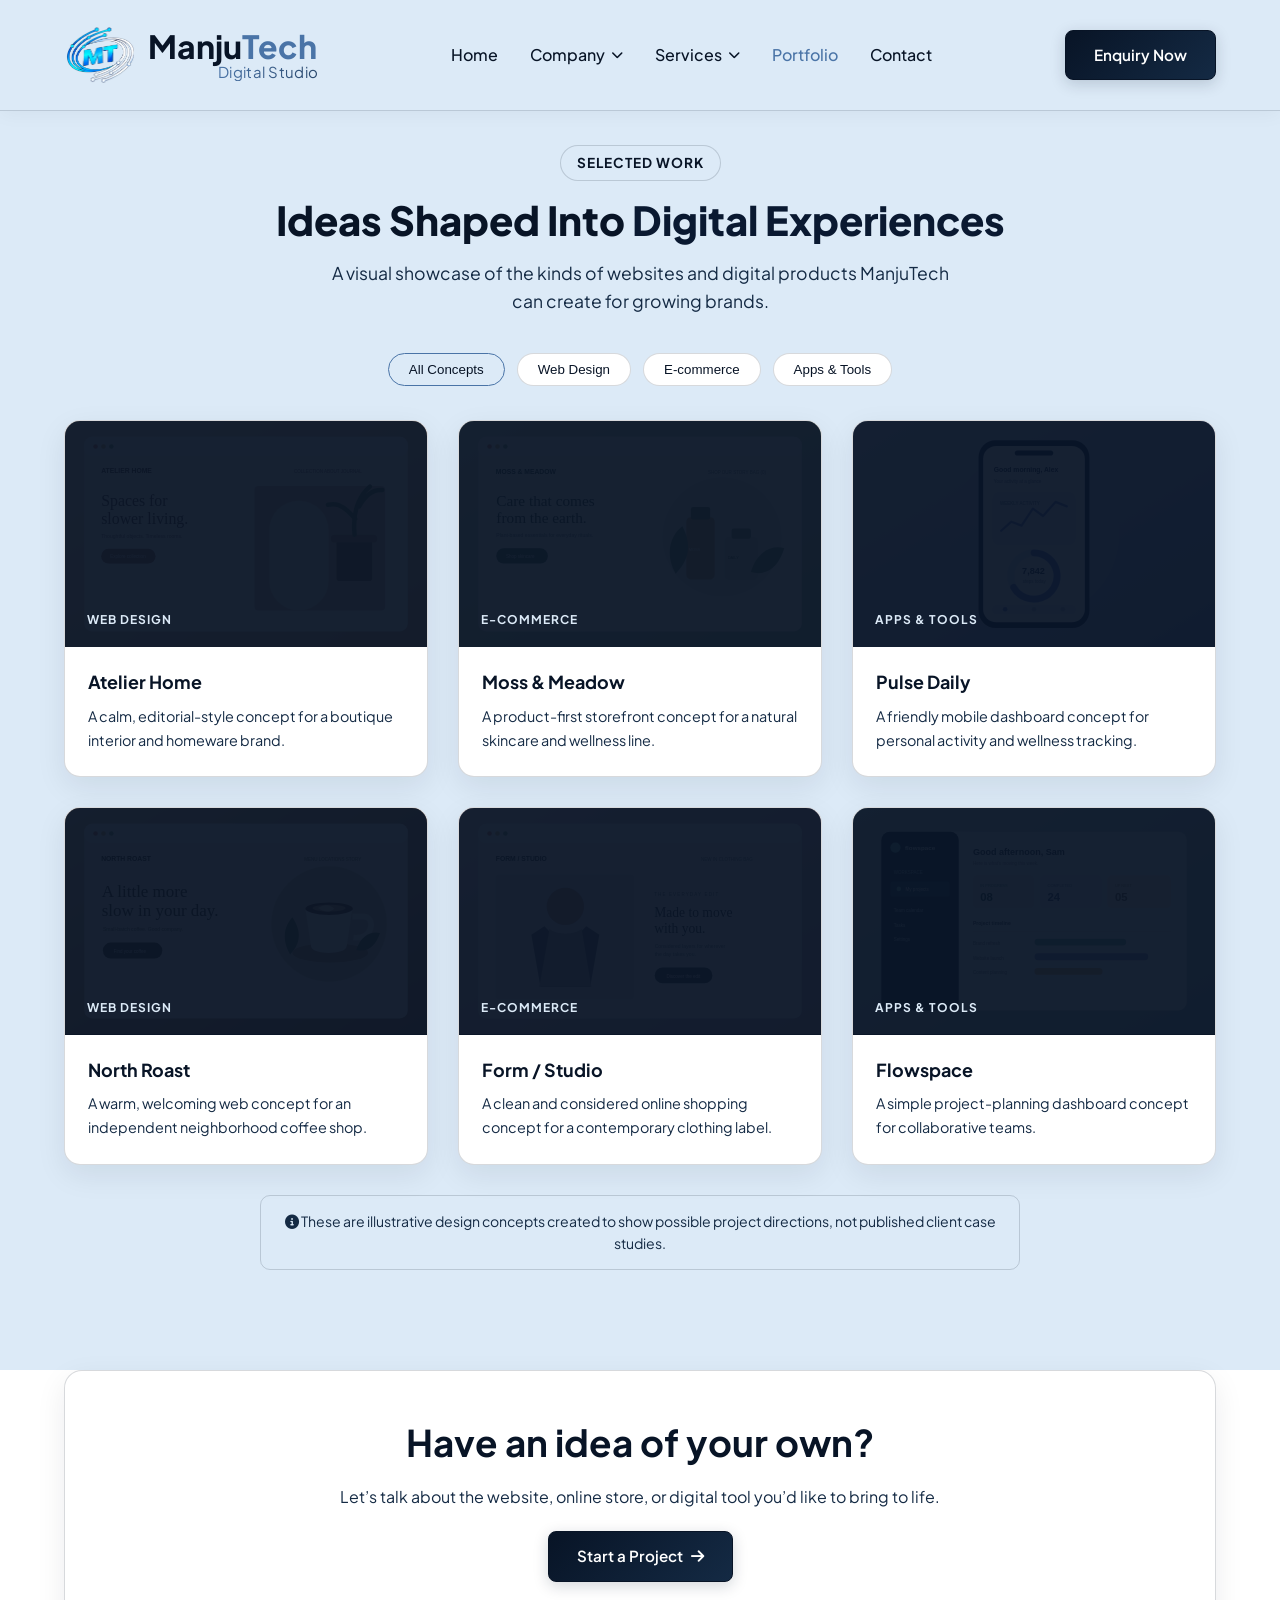
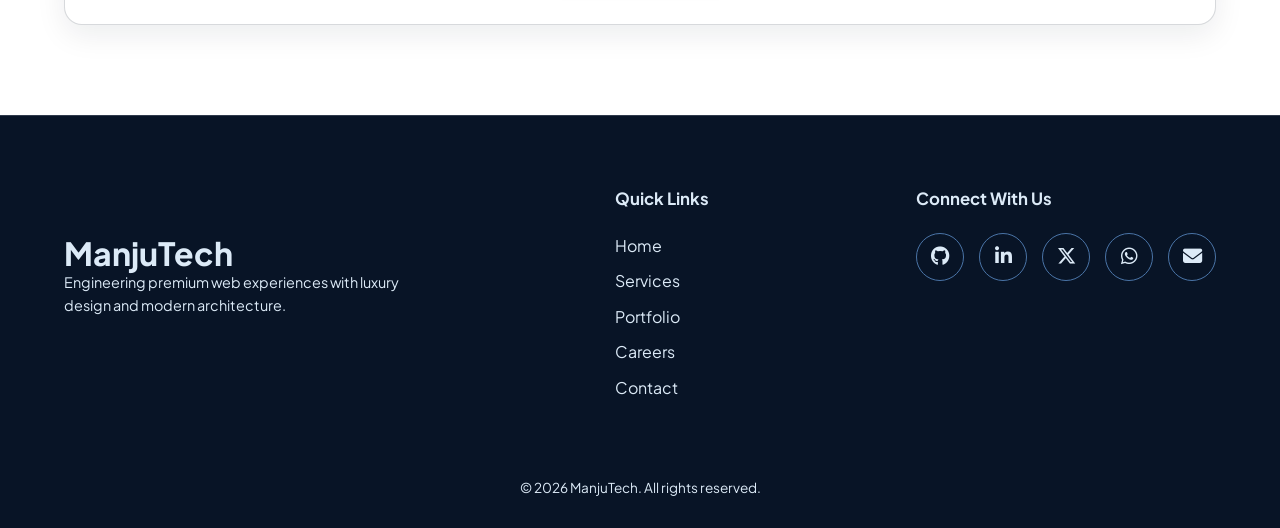
<file: portfolio.html>
<!DOCTYPE html>
<html lang="en">
<head>
    <meta charset="UTF-8">
    <meta name="viewport" content="width=device-width, initial-scale=1.0">
    <title>Portfolio | ManjuTech Digital Studio</title>
    <!-- Google Fonts -->
    <link rel="preconnect" href="https://fonts.googleapis.com">
    <link rel="preconnect" href="https://fonts.gstatic.com" crossorigin>
    <link href="https://fonts.googleapis.com/css2?family=Plus+Jakarta+Sans:wght@300;400;500;600;700;800&display=swap" rel="stylesheet">
    <!-- Font Awesome Icons -->
    <link rel="stylesheet" href="https://cdnjs.cloudflare.com/ajax/libs/font-awesome/6.5.1/css/all.min.css">
    <!-- Stylesheet -->
    <link rel="stylesheet" href="style.css">
</head>
<body>

    <!-- ================= NAVBAR ================= -->
    <header class="navbar-header" id="navbar">
        <div class="container nav-container">
           <a href="index.html#home" class="logo">
    <img src="images/logo.png" alt="ManjuTech Logo" class="brand-logo">
    <span class="brand-text">
        <span class="brand-name">Manju<span>Tech</span></span>
        <span class="brand-tagline">Digital Studio</span>
    </span>
</a>

            <nav class="nav-menu" id="nav-menu">
                <ul class="nav-list">
                    <li><a href="index.html" class="nav-link active">Home</a></li>
                   <li class="nav-item dropdown">
    <a href="#" class="nav-link dropdown-toggle">
        Company <i class="fa-solid fa-chevron-down dropdown-icon"></i>
    </a>
    
    <!-- Mega Menu Popup Box -->
    <div class="mega-menu">
        <div class="mega-menu-header">COMPANY</div>
        <div class="mega-menu-grid">
            
            <a href="about.html" class="mega-item">
                <div class="icon-box">
                    <i class="fa-solid fa-circle-info"></i>
                </div>
                <div class="item-text">
                    <span class="item-title">About Us</span>
                    <span class="item-desc">Who We Are</span>
                </div>
            </a>

            <a href="team.html" class="mega-item">
    <div class="icon-box"><i class="fa-solid fa-user-group"></i></div>
    <div class="item-text">
        <span class="item-title">Our Team</span>
        <span class="item-desc">Designers. Thinkers. Makers.</span>
    </div>
</a>

            <a href="technology.html#technology-title" class="mega-item">
                <div class="icon-box">
                    <i class="fa-solid fa-robot"></i>
                </div>
                <div class="item-text">
                    <span class="item-title">Technology Stacks</span>
                    <span class="item-desc">Tools We Use</span>
                </div>
            </a>

            <a href="testimonial.html#testimonials-title" class="mega-item">
                <div class="icon-box">
                    <i class="fa-solid fa-comment-dots"></i>
                </div>
                <div class="item-text">
                    <span class="item-title">Testimonials</span>
                    <span class="item-desc">Client Feedback</span>
                </div>
            </a>

            <a href="career.html" class="mega-item">
                <div class="icon-box">
                    <i class="fa-solid fa-briefcase"></i>
                </div>
                <div class="item-text">
                    <span class="item-title">Careers</span>
                    <span class="item-desc">Join Our Team</span>
                </div>
            </a>

            <a href="faq.html" class="mega-item">
                <div class="icon-box">
                    <i class="fa-solid fa-circle-question"></i>
                </div>
                <div class="item-text">
                    <span class="item-title">FAQs</span>
                    <span class="item-desc">Answers Simplified</span>
                </div>
            </a>

        </div>
    </div>
</li>
                   <li class="nav-item dropdown services-dropdown">
    <a href="enquiry.html" class="nav-link dropdown-toggle">
        Services <i class="fa-solid fa-chevron-down dropdown-icon"></i>
    </a>
    
    <!-- 2-Panel Mega Menu Container -->
    <div class="mega-menu services-mega-menu">
        
        <!-- Left Panel: Main Categories -->
        <div class="services-left-panel">
            <div class="mega-menu-header">SERVICES</div>
            
            <div class="service-cat-item active" data-target="panel-web">
                <div class="icon-box"><i class="fa-solid fa-laptop-code"></i></div>
                <div class="item-text">
                    <span class="item-title">Web Development</span>
                    <span class="item-desc">Scalable & High Performance</span>
                </div>
                <i class="fa-solid fa-chevron-right arrow-icon"></i>
            </div>

            <div class="service-cat-item" data-target="panel-uiux">
                <div class="icon-box"><i class="fa-solid fa-pen-nib"></i></div>
                <div class="item-text">
                    <span class="item-title">Web Design and UI/UX</span>
                    <span class="item-desc">Conversion optimized websites</span>
                </div>
                <i class="fa-solid fa-chevron-right arrow-icon"></i>
            </div>

            <div class="service-cat-item" data-target="panel-software">
                <div class="icon-box"><i class="fa-solid fa-code"></i></div>
                <div class="item-text">
                    <span class="item-title">Software Development</span>
                    <span class="item-desc">Custom Application for business</span>
                </div>
                <i class="fa-solid fa-chevron-right arrow-icon"></i>
            </div>

            <div class="service-cat-item" data-target="panel-marketing">
                <div class="icon-box"><i class="fa-solid fa-bullhorn"></i></div>
                <div class="item-text">
                    <span class="item-title">SEO and Digital Marketing</span>
                    <span class="item-desc">Traffic-driven market solution</span>
                </div>
                <i class="fa-solid fa-chevron-right arrow-icon"></i>
            </div>

            <div class="service-cat-item" data-target="panel-ai">
                <div class="icon-box"><i class="fa-solid fa-microchip"></i></div>
                <div class="item-text">
                    <span class="item-title">AI Integration & Systems</span>
                    <span class="item-desc">Smart Automation and AI Tools</span>
                </div>
                <i class="fa-solid fa-chevron-right arrow-icon"></i>
            </div>

        </div>

        <!-- Right Panel: Sub-services -->
        <div class="services-right-panel">
            
            <!-- Web Development Sub-links -->
            <div id="panel-web" class="sub-panel active">
                <div class="mega-menu-header">WEB DEVELOPMENT</div>
                <div class="sub-links-list">
                    <a href="enquiry.html?service=fullstack" class="sub-link"><i class="fa-solid fa-arrow-trend-up"></i> Full-Stack Web Development</a>
                    <a href="enquiry.html?service=wordpress" class="sub-link"><i class="fa-solid fa-arrow-trend-up"></i> WordPress Web Development</a>
                    <a href="enquiry.html?service=ecommerce" class="sub-link"><i class="fa-solid fa-arrow-trend-up"></i> Custom E-commerce Development</a>
                    <a href="enquiry.html?service=woocommerce" class="sub-link"><i class="fa-solid fa-arrow-trend-up"></i> WooCommerce Development</a>
                    <a href="enquiry.html?service=api" class="sub-link"><i class="fa-solid fa-arrow-trend-up"></i> API Development & Integration</a>
                    <a href="enquiry.html?service=legacy" class="sub-link"><i class="fa-solid fa-arrow-trend-up"></i> Legacy System Modernization</a>
                </div>
            </div>

            <!-- UI/UX Sub-links -->
            <div id="panel-uiux" class="sub-panel">
                <div class="mega-menu-header">WEB DESIGN AND UI/UX</div>
                <div class="sub-links-list">
                    <a href="enquiry.html?service=wireframing" class="sub-link"><i class="fa-solid fa-arrow-trend-up"></i> Wireframing & User Research</a>
                    <a href="enquiry.html?service=landing" class="sub-link"><i class="fa-solid fa-arrow-trend-up"></i> High-Converting Landing Pages</a>
                    <a href="enquiry.html?service=designsystem" class="sub-link"><i class="fa-solid fa-arrow-trend-up"></i> Design Systems & UI Kits</a>
                </div>
            </div>

            <!-- Software Sub-links -->
            <div id="panel-software" class="sub-panel">
                <div class="mega-menu-header">SOFTWARE DEVELOPMENT</div>
                <div class="sub-links-list">
                    <a href="enquiry.html?service=saas" class="sub-link"><i class="fa-solid fa-arrow-trend-up"></i> SaaS Product Engineering</a>
                    <a href="enquiry.html?service=mobile" class="sub-link"><i class="fa-solid fa-arrow-trend-up"></i> Cross-Platform Mobile Apps</a>
                    <a href="enquiry.html?service=enterprise" class="sub-link"><i class="fa-solid fa-arrow-trend-up"></i> Enterprise Software Solutions</a>
                </div>
            </div>

            <!-- Marketing Sub-links -->
            <div id="panel-marketing" class="sub-panel">
                <div class="mega-menu-header">SEO & DIGITAL MARKETING</div>
                <div class="sub-links-list">
                    <a href="enquiry.html?service=seo" class="sub-link"><i class="fa-solid fa-arrow-trend-up"></i> Technical & On-Page SEO</a>
                    <a href="enquiry.html?service=ppc" class="sub-link"><i class="fa-solid fa-arrow-trend-up"></i> PPC & Paid Advertising</a>
                    <a href="enquiry.html?service=social" class="sub-link"><i class="fa-solid fa-arrow-trend-up"></i> Social Media Growth Campaigns</a>
                </div>
            </div>

            <!-- AI Sub-links -->
            <div id="panel-ai" class="sub-panel">
                <div class="mega-menu-header">AI INTEGRATION</div>
                <div class="sub-links-list">
                    <a href="enquiry.html?service=chatbot" class="sub-link"><i class="fa-solid fa-arrow-trend-up"></i> Custom AI Chatbots & Agents</a>
                    <a href="enquiry.html?service=automation" class="sub-link"><i class="fa-solid fa-arrow-trend-up"></i> Workflow Automation</a>
                    <a href="enquiry.html?service=llm" class="sub-link"><i class="fa-solid fa-arrow-trend-up"></i> LLM Fine-Tuning & Integration</a>
                </div>
            </div>

        </div>

    </div>
</li>
                    <li><a href="#portfolio" class="nav-link">Portfolio</a></li>
                   <li><a href="contact.html" class="nav-link">Contact</a></li>
                </ul>
            </nav>

            <div class="nav-actions">
                <a href="enquiry.html" class="btn btn-primary nav-btn">Enquiry Now</a>
                <button class="mobile-toggle" id="mobile-toggle" aria-label="Toggle Navigation Menu">
                    <i class="fa-solid fa-bars"></i>
                </button>
            </div>
        </div>
    </header>

    <main>
        <section id="portfolio" class="portfolio-page section-padding" aria-labelledby="portfolio-title">
            <div class="container">
                <div class="portfolio-intro section-header text-center">
                    <span class="section-badge">Selected Work</span>
                    <h1 class="section-title" id="portfolio-title">Ideas Shaped Into <span class="gradient-text">Digital Experiences</span></h1>
                    <p class="section-subtitle">A visual showcase of the kinds of websites and digital products ManjuTech can create for growing brands.</p>
                </div>

                <div class="portfolio-filters" role="group" aria-label="Filter portfolio concepts">
                    <button class="filter-btn active" type="button" data-filter="all" aria-pressed="true">All Concepts</button>
                    <button class="filter-btn" type="button" data-filter="web" aria-pressed="false">Web Design</button>
                    <button class="filter-btn" type="button" data-filter="ecommerce" aria-pressed="false">E-commerce</button>
                    <button class="filter-btn" type="button" data-filter="app" aria-pressed="false">Apps &amp; Tools</button>
                </div>

                <div class="portfolio-grid" aria-live="polite">
                    <article class="portfolio-card" data-category="web">
                        <div class="portfolio-img-container">
                            <svg class="portfolio-art" viewBox="0 0 640 400" role="img" aria-labelledby="art-atelier-title" xmlns="http://www.w3.org/2000/svg">
                                <title id="art-atelier-title">Illustrated boutique interior design website concept</title>
                                <defs><linearGradient id="atelier-bg" x2="1" y2="1"><stop stop-color="#f6e8d7"/><stop offset="1" stop-color="#d5aa86"/></linearGradient></defs>
                                <rect width="640" height="400" fill="url(#atelier-bg)"/><rect x="34" y="28" width="572" height="344" rx="14" fill="#fffaf4"/>
                                <rect x="34" y="28" width="572" height="34" rx="14" fill="#fff"/><circle cx="54" cy="45" r="4" fill="#d77d62"/><circle cx="68" cy="45" r="4" fill="#e4bd70"/><circle cx="82" cy="45" r="4" fill="#8bb28e"/>
                                <text x="64" y="92" fill="#533f35" font-size="12" font-family="Arial" font-weight="700">ATELIER HOME</text><text x="405" y="92" fill="#7d6b60" font-size="8" font-family="Arial">COLLECTION  ABOUT  JOURNAL</text>
                                <text x="64" y="151" fill="#4d3b31" font-size="28" font-family="Georgia">Spaces for</text><text x="64" y="182" fill="#4d3b31" font-size="28" font-family="Georgia">slower living.</text><text x="64" y="207" fill="#8b7669" font-size="9" font-family="Arial">Thoughtful objects. Timeless rooms.</text>
                                <rect x="64" y="226" width="96" height="26" rx="13" fill="#a96f51"/><text x="80" y="243" fill="#fff" font-size="8" font-family="Arial">Explore collection</text>
                                <rect x="335" y="115" width="231" height="220" rx="7" fill="#ddc3a9"/><rect x="361" y="141" width="105" height="194" rx="52" fill="#f3e8da"/>
                                <rect x="480" y="211" width="63" height="72" rx="5" fill="#8d6853"/><rect x="470" y="201" width="82" height="14" rx="7" fill="#b68e70"/>
                                <path d="M512 201c-5-49 14-74 27-85M513 173c-25-30-38-27-48-25M520 151c15-27 30-30 41-29" stroke="#667c59" stroke-width="8" fill="none" stroke-linecap="round"/>
                            </svg>
                            <div class="portfolio-overlay"><span class="category-tag">Web Design</span></div>
                        </div>
                        <div class="portfolio-card-copy"><h3>Atelier Home</h3><p>A calm, editorial-style concept for a boutique interior and homeware brand.</p></div>
                    </article>

                    <article class="portfolio-card" data-category="ecommerce">
                        <div class="portfolio-img-container">
                            <svg class="portfolio-art" viewBox="0 0 640 400" role="img" aria-labelledby="art-market-title" xmlns="http://www.w3.org/2000/svg">
                                <title id="art-market-title">Illustrated organic skincare online store concept</title>
                                <defs><linearGradient id="market-bg" x2="1" y2="1"><stop stop-color="#e2eadb"/><stop offset="1" stop-color="#a9c5a6"/></linearGradient></defs>
                                <rect width="640" height="400" fill="url(#market-bg)"/><rect x="34" y="28" width="572" height="344" rx="14" fill="#fbfcf7"/>
                                <rect x="34" y="28" width="572" height="34" rx="14" fill="#fff"/><circle cx="54" cy="45" r="4" fill="#d77d62"/><circle cx="68" cy="45" r="4" fill="#e4bd70"/><circle cx="82" cy="45" r="4" fill="#8bb28e"/>
                                <text x="65" y="93" fill="#364b3c" font-size="12" font-family="Arial" font-weight="700">MOSS &amp; MEADOW</text><text x="440" y="93" fill="#7d8979" font-size="8" font-family="Arial">SHOP  OUR STORY  BAG (0)</text>
                                <text x="66" y="150" fill="#304536" font-size="27" font-family="Georgia">Care that comes</text><text x="66" y="181" fill="#304536" font-size="27" font-family="Georgia">from the earth.</text><text x="66" y="205" fill="#788678" font-size="9" font-family="Arial">Plant-based essentials for everyday rituals.</text>
                                <rect x="66" y="225" width="91" height="27" rx="13" fill="#526f56"/><text x="83" y="242" fill="#fff" font-size="8" font-family="Arial">Shop skincare</text>
                                <circle cx="465" cy="205" r="105" fill="#e7eddf"/><rect x="402" y="170" width="50" height="110" rx="8" fill="#cfaa70"/><rect x="410" y="152" width="34" height="22" rx="4" fill="#71866a"/>
                                <rect x="470" y="205" width="58" height="76" rx="8" fill="#d7e1ca"/><rect x="482" y="190" width="34" height="18" rx="4" fill="#819274"/>
                                <text x="406" y="229" fill="#fff" font-size="7" font-family="Arial">MOSS</text><text x="475" y="244" fill="#53664d" font-size="7" font-family="Arial">DAILY</text>
                                <path d="M383 270c-22-39-5-72 12-84 16 31 14 57-12 84Zm133-3c11-38 39-48 59-42-10 33-31 50-59 42Z" fill="#7c9975"/>
                            </svg>
                            <div class="portfolio-overlay"><span class="category-tag">E-commerce</span></div>
                        </div>
                        <div class="portfolio-card-copy"><h3>Moss &amp; Meadow</h3><p>A product-first storefront concept for a natural skincare and wellness line.</p></div>
                    </article>

                    <article class="portfolio-card" data-category="app">
                        <div class="portfolio-img-container">
                            <svg class="portfolio-art" viewBox="0 0 640 400" role="img" aria-labelledby="art-pulse-title" xmlns="http://www.w3.org/2000/svg">
                                <title id="art-pulse-title">Illustrated fitness tracking mobile app concept</title>
                                <defs><linearGradient id="pulse-bg" x2="1" y2="1"><stop stop-color="#dbe6fa"/><stop offset="1" stop-color="#9caee0"/></linearGradient></defs>
                                <rect width="640" height="400" fill="url(#pulse-bg)"/><circle cx="320" cy="200" r="150" fill="#c6d1ed" opacity=".75"/>
                                <rect x="222" y="34" width="196" height="332" rx="30" fill="#172344"/><rect x="230" y="44" width="180" height="312" rx="23" fill="#f8f9ff"/><rect x="286" y="52" width="68" height="9" rx="5" fill="#172344"/>
                                <text x="249" y="91" fill="#1e2b4a" font-size="12" font-family="Arial" font-weight="700">Good morning, Alex</text><text x="249" y="109" fill="#78839b" font-size="8" font-family="Arial">Your activity at a glance</text>
                                <rect x="247" y="126" width="146" height="93" rx="12" fill="#edf1ff"/><text x="260" y="149" fill="#4b5c8b" font-size="8" font-family="Arial">WEEKLY ACTIVITY</text>
                                <path d="M262 194 280 178 298 185 318 155 336 168 358 143 378 151" fill="none" stroke="#6b7dd3" stroke-width="4" stroke-linecap="round" stroke-linejoin="round"/>
                                <circle cx="320" cy="274" r="41" fill="none" stroke="#e4e9f8" stroke-width="12"/><path d="M320 233a41 41 0 1 1-36 61" fill="none" stroke="#6b7dd3" stroke-width="12" stroke-linecap="round"/>
                                <text x="299" y="271" fill="#273557" font-size="16" font-family="Arial" font-weight="700">7,842</text><text x="300" y="286" fill="#78839b" font-size="8" font-family="Arial">steps today</text>
                                <rect x="247" y="326" width="146" height="15" rx="7" fill="#e9edfa"/><circle cx="269" cy="333" r="4" fill="#6b7dd3"/><circle cx="320" cy="333" r="4" fill="#bbc4e0"/><circle cx="371" cy="333" r="4" fill="#bbc4e0"/>
                            </svg>
                            <div class="portfolio-overlay"><span class="category-tag">Apps &amp; Tools</span></div>
                        </div>
                        <div class="portfolio-card-copy"><h3>Pulse Daily</h3><p>A friendly mobile dashboard concept for personal activity and wellness tracking.</p></div>
                    </article>

                    <article class="portfolio-card" data-category="web">
                        <div class="portfolio-img-container">
                            <svg class="portfolio-art" viewBox="0 0 640 400" role="img" aria-labelledby="art-roast-title" xmlns="http://www.w3.org/2000/svg">
                                <title id="art-roast-title">Illustrated modern coffee shop website concept</title>
                                <defs><linearGradient id="roast-bg" x2="1" y2="1"><stop stop-color="#e8d2b8"/><stop offset="1" stop-color="#9f735c"/></linearGradient></defs>
                                <rect width="640" height="400" fill="url(#roast-bg)"/><rect x="34" y="28" width="572" height="344" rx="14" fill="#f8f1e8"/>
                                <rect x="34" y="28" width="572" height="34" rx="14" fill="#fff"/><circle cx="54" cy="45" r="4" fill="#d77d62"/><circle cx="68" cy="45" r="4" fill="#e4bd70"/><circle cx="82" cy="45" r="4" fill="#8bb28e"/>
                                <text x="64" y="94" fill="#3f2d25" font-size="12" font-family="Arial" font-weight="700">NORTH ROAST</text><text x="423" y="94" fill="#7e6a5d" font-size="8" font-family="Arial">MENU  LOCATIONS  STORY</text>
                                <text x="65" y="158" fill="#3d2c24" font-size="30" font-family="Georgia">A little more</text><text x="65" y="191" fill="#3d2c24" font-size="30" font-family="Georgia">slow in your day.</text><text x="67" y="217" fill="#806b5e" font-size="9" font-family="Arial">Small-batch coffee. Good company.</text>
                                <rect x="67" y="238" width="105" height="28" rx="14" fill="#563d30"/><text x="86" y="256" fill="#fff" font-size="8" font-family="Arial">Find your coffee</text>
                                <circle cx="467" cy="205" r="102" fill="#e4d1bb"/><ellipse cx="469" cy="256" rx="67" ry="17" fill="#b99273"/>
                                <path d="M425 178h83l-10 67c-2 15-61 15-63 0Z" fill="#fffaf2"/><path d="M508 192h20c22 0 17 42-18 37" fill="none" stroke="#fffaf2" stroke-width="10"/>
                                <ellipse cx="467" cy="178" rx="42" ry="11" fill="#6d4937"/><ellipse cx="467" cy="177" rx="29" ry="6" fill="#c49b78"/>
                                <path d="M448 177c10-8 22-6 28 1-8 7-18 7-28-1Z" fill="#f1dfbf"/>
                                <path d="M398 259c-17-31-8-53 4-66 16 24 16 45-4 66Zm117-8c8-26 27-34 42-30-8 23-22 35-42 30Z" fill="#667958"/>
                            </svg>
                            <div class="portfolio-overlay"><span class="category-tag">Web Design</span></div>
                        </div>
                        <div class="portfolio-card-copy"><h3>North Roast</h3><p>A warm, welcoming web concept for an independent neighborhood coffee shop.</p></div>
                    </article>

                    <article class="portfolio-card" data-category="ecommerce">
                        <div class="portfolio-img-container">
                            <svg class="portfolio-art" viewBox="0 0 640 400" role="img" aria-labelledby="art-form-title" xmlns="http://www.w3.org/2000/svg">
                                <title id="art-form-title">Illustrated contemporary clothing e-commerce concept</title>
                                <defs><linearGradient id="form-bg" x2="1" y2="1"><stop stop-color="#efdde0"/><stop offset="1" stop-color="#c5a6b0"/></linearGradient></defs>
                                <rect width="640" height="400" fill="url(#form-bg)"/><rect x="34" y="28" width="572" height="344" rx="14" fill="#faf7f5"/>
                                <rect x="34" y="28" width="572" height="34" rx="14" fill="#fff"/><circle cx="54" cy="45" r="4" fill="#d77d62"/><circle cx="68" cy="45" r="4" fill="#e4bd70"/><circle cx="82" cy="45" r="4" fill="#8bb28e"/>
                                <text x="65" y="94" fill="#3c3537" font-size="12" font-family="Arial" font-weight="700">FORM / STUDIO</text><text x="428" y="94" fill="#82787b" font-size="8" font-family="Arial">NEW IN  CLOTHING  BAG</text>
                                <rect x="65" y="118" width="244" height="220" rx="5" fill="#e8dadd"/><circle cx="188" cy="174" r="33" fill="#c9947c"/>
                                <path d="M151 209 128 224l16 92h88l16-92-23-15-19 20h-36Z" fill="#746d74"/>
                                <path d="M160 214c10 10 43 12 57 0l17 102h-92Z" fill="#b7a3a4"/>
                                <text x="345" y="156" fill="#6f6569" font-size="8" font-family="Arial" letter-spacing="2">THE EVERYDAY EDIT</text>
                                <text x="345" y="193" fill="#342e31" font-size="24" font-family="Georgia">Made to move</text><text x="345" y="221" fill="#342e31" font-size="24" font-family="Georgia">with you.</text>
                                <text x="346" y="248" fill="#81767a" font-size="9" font-family="Arial">Considered layers for wherever</text><text x="346" y="262" fill="#81767a" font-size="9" font-family="Arial">the day takes you.</text>
                                <rect x="346" y="282" width="102" height="28" rx="14" fill="#4b4145"/><text x="367" y="300" fill="#fff" font-size="8" font-family="Arial">Discover the edit</text>
                            </svg>
                            <div class="portfolio-overlay"><span class="category-tag">E-commerce</span></div>
                        </div>
                        <div class="portfolio-card-copy"><h3>Form / Studio</h3><p>A clean and considered online shopping concept for a contemporary clothing label.</p></div>
                    </article>

                    <article class="portfolio-card" data-category="app">
                        <div class="portfolio-img-container">
                            <svg class="portfolio-art" viewBox="0 0 640 400" role="img" aria-labelledby="art-flow-title" xmlns="http://www.w3.org/2000/svg">
                                <title id="art-flow-title">Illustrated project planning dashboard concept</title>
                                <defs><linearGradient id="flow-bg" x2="1" y2="1"><stop stop-color="#d6e8e8"/><stop offset="1" stop-color="#9cbfc4"/></linearGradient></defs>
                                <rect width="640" height="400" fill="url(#flow-bg)"/><rect x="50" y="42" width="540" height="316" rx="15" fill="#f7fafb"/>
                                <rect x="50" y="42" width="137" height="316" rx="15" fill="#203849"/><circle cx="75" cy="70" r="9" fill="#76c4ba"/><text x="92" y="74" fill="#f3f8f8" font-size="11" font-family="Arial" font-weight="700">flowspace</text>
                                <text x="72" y="117" fill="#a9c0ca" font-size="8" font-family="Arial">WORKSPACE</text><rect x="66" y="130" width="105" height="27" rx="6" fill="#345263"/><circle cx="81" cy="143" r="4" fill="#82c7bd"/><text x="93" y="146" fill="#fff" font-size="8" font-family="Arial">My projects</text>
                                <text x="72" y="184" fill="#d5e0e5" font-size="8" font-family="Arial">Team calendar</text><text x="72" y="210" fill="#d5e0e5" font-size="8" font-family="Arial">Tasks</text><text x="72" y="236" fill="#d5e0e5" font-size="8" font-family="Arial">Settings</text>
                                <text x="212" y="83" fill="#233b4b" font-size="16" font-family="Arial" font-weight="700">Good afternoon, Sam</text><text x="212" y="101" fill="#8799a0" font-size="8" font-family="Arial">Here is what's moving this week.</text>
                                <rect x="212" y="119" width="108" height="58" rx="8" fill="#e7f2ef"/><text x="225" y="140" fill="#6a8c83" font-size="7" font-family="Arial">IN PROGRESS</text><text x="225" y="164" fill="#294a48" font-size="20" font-family="Arial" font-weight="700">08</text>
                                <rect x="331" y="119" width="108" height="58" rx="8" fill="#edf0fa"/><text x="344" y="140" fill="#7782ab" font-size="7" font-family="Arial">COMPLETED</text><text x="344" y="164" fill="#3d4c7b" font-size="20" font-family="Arial" font-weight="700">24</text>
                                <rect x="450" y="119" width="112" height="58" rx="8" fill="#fbf0e2"/><text x="463" y="140" fill="#ac8a5e" font-size="7" font-family="Arial">UP NEXT</text><text x="463" y="164" fill="#715b3d" font-size="20" font-family="Arial" font-weight="700">05</text>
                                <text x="212" y="207" fill="#435b66" font-size="9" font-family="Arial" font-weight="700">Project timeline</text><rect x="212" y="218" width="350" height="1" fill="#e5ebed"/>
                                <text x="212" y="242" fill="#70858e" font-size="8" font-family="Arial">Brand refresh</text><rect x="321" y="231" width="162" height="12" rx="6" fill="#77b8ad"/>
                                <text x="212" y="268" fill="#70858e" font-size="8" font-family="Arial">Website launch</text><rect x="321" y="257" width="201" height="12" rx="6" fill="#8898ce"/>
                                <text x="212" y="294" fill="#70858e" font-size="8" font-family="Arial">Content planning</text><rect x="321" y="283" width="120" height="12" rx="6" fill="#e3b478"/>
                            </svg>
                            <div class="portfolio-overlay"><span class="category-tag">Apps &amp; Tools</span></div>
                        </div>
                        <div class="portfolio-card-copy"><h3>Flowspace</h3><p>A simple project-planning dashboard concept for collaborative teams.</p></div>
                    </article>
                </div>

                <p class="portfolio-note"><i class="fa-solid fa-circle-info" aria-hidden="true"></i> These are illustrative design concepts created to show possible project directions, not published client case studies.</p>
            </div>
        </section>

        <section class="portfolio-cta" aria-labelledby="portfolio-cta-title">
            <div class="container">
                <div class="portfolio-cta-card">
                    <h2 id="portfolio-cta-title">Have an idea of your own?</h2>
                    <p>Let’s talk about the website, online store, or digital tool you’d like to bring to life.</p>
                    <a href="enquiry.html" class="btn btn-primary">Start a Project <i class="fa-solid fa-arrow-right" aria-hidden="true"></i></a>
                </div>
            </div>
        </section>
    </main>

    <!-- ================= FOOTER ================= -->
    <footer class="footer">
        <div class="container footer-container">
            <div class="footer-brand">
                <a href="index.html#home" class="brand-logo">
                    <div class="logo-icon">
                        <svg viewBox="0 0 500 300" xmlns="http://www.w3.org/2000/svg">
                            <path d="M 50 250 L 50 50 L 120 50 L 175 160 L 230 50 L 300 50 L 300 250 L 240 250 L 240 120 L 190 220 L 160 220 L 110 120 L 110 250 Z" fill="url(#navLogoGrad)" />
                            <path d="M 330 50 L 470 50 L 470 110 L 430 110 L 430 250 L 370 250 L 370 110 L 330 110 Z" fill="url(#navLogoGrad)" />
                            <path d="M 120 170 Q 230 40 340 40 Q 250 120 150 170 Z" fill="url(#navLogoGrad)" />
                            <path d="M 140 140 Q 260 20 380 20 Q 280 100 170 140 Z" fill="url(#navLogoGrad)" />
                        </svg>
                    </div>
                    <span class="brand-name">Manju<span>Tech</span></span>
                </a>
                <p>Engineering premium web experiences with luxury design and modern architecture.</p>
            </div>

            <div class="footer-links">
                <h4>Quick Links</h4>
                <ul>
                    <li><a href="index.html">Home</a></li>
                <li><a href="enquiry.html">Services</a></li>
                <li><a href="portfolio.html">Portfolio</a></li>
                <li><a href="career.html">Careers</a></li>
                <li><a href="contact.html">Contact</a></li>
                </ul>
            </div>

            <div class="footer-social">
                <h4>Connect With Us</h4>
               <div class="social-links">
    <!-- Existing social links (GitHub, LinkedIn, Twitter) -->
    <a href="#" target="_blank" aria-label="GitHub"><i class="fa-brands fa-github"></i></a>
    <a href="#" target="_blank" aria-label="LinkedIn"><i class="fa-brands fa-linkedin-in"></i></a>
    <a href="#" target="_blank" aria-label="Twitter"><i class="fa-brands fa-x-twitter"></i></a>

    <!-- Clickable WhatsApp Icon -->
    <a href="https://wa.me/9779767745929" target="_blank" rel="noopener noreferrer" aria-label="WhatsApp">
        <i class="fa-brands fa-whatsapp"></i>
    </a>

    <!-- Clickable Email Icon -->
    <a href="mailto:Sahbablu091@gmail.com" aria-label="Email Us">
        <i class="fa-solid fa-envelope"></i>
    </a>
</div>
            </div>
        </div>

        <div class="footer-bottom text-center">
            <p>&copy; <span id="year"></span> ManjuTech. All rights reserved.</p>
        </div>
    </footer>

    <script src="script.js"></script>
    <script>
        document.getElementById('mobile-toggle').addEventListener('click', event => {
            const toggle = event.currentTarget;
            setTimeout(() => {
                toggle.setAttribute('aria-expanded', String(
                    document.getElementById('nav-menu').classList.contains('active')
                ));
            }, 0);
        });

        document.querySelectorAll('.filter-btn').forEach(button => {
            button.addEventListener('click', () => {
                document.querySelectorAll('.filter-btn').forEach(filter => {
                    filter.classList.remove('active');
                    filter.setAttribute('aria-pressed', 'false');
                });
                button.classList.add('active');
                button.setAttribute('aria-pressed', 'true');
            });
        });
    </script>
</body>
</html>
</file>
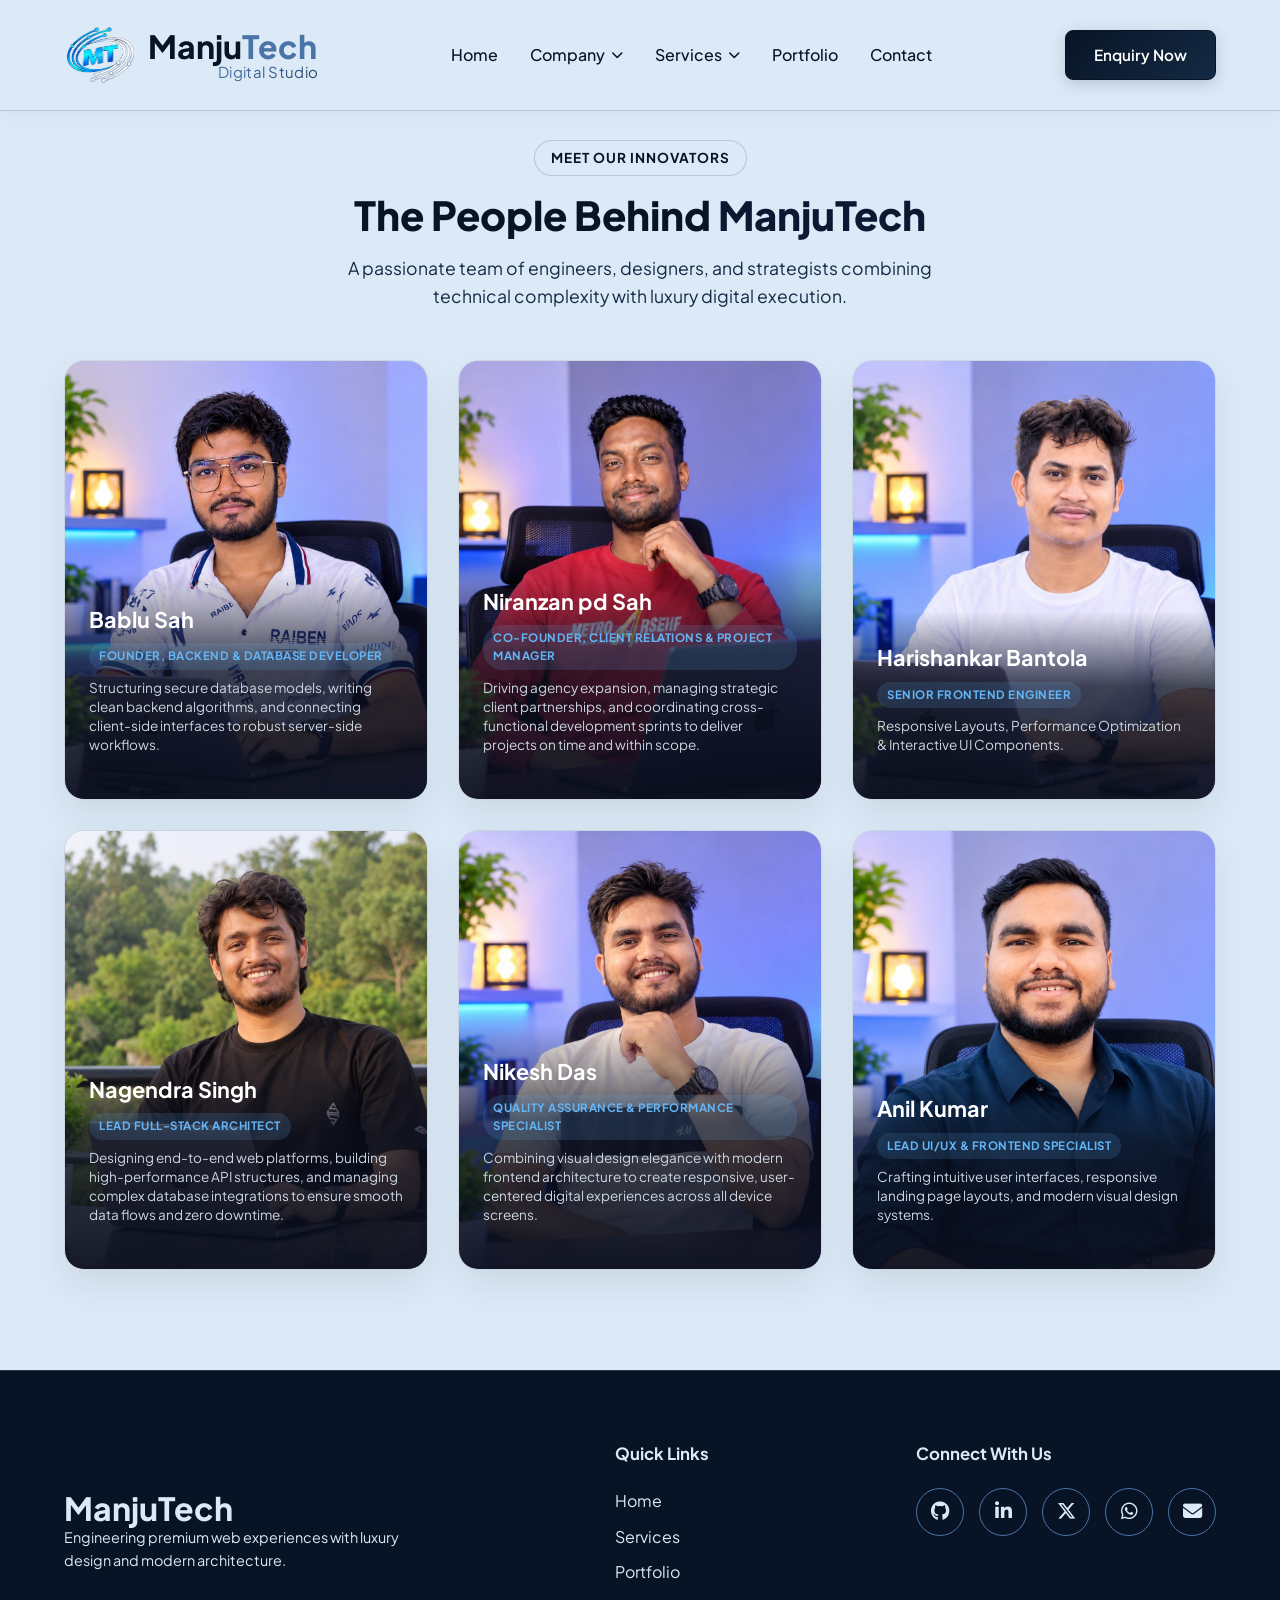
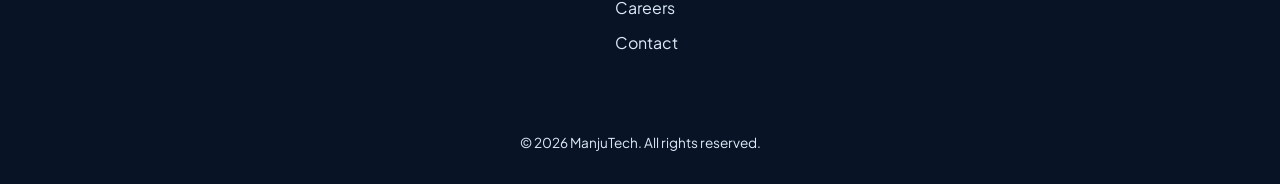
<file: team.html>
<!DOCTYPE html>
<html lang="en">
<head>
    <meta charset="UTF-8">
    <meta name="viewport" content="width=device-width, initial-scale=1.0">
    <title>Our Team | ManjuTech Digital Studio</title>
    <!-- Google Fonts -->
    <link rel="preconnect" href="https://fonts.googleapis.com">
    <link rel="preconnect" href="https://fonts.gstatic.com" crossorigin>
    <link href="https://fonts.googleapis.com/css2?family=Plus+Jakarta+Sans:wght@300;400;500;600;700;800&display=swap" rel="stylesheet">
    <!-- Font Awesome Icons -->
    <link rel="stylesheet" href="https://cdnjs.cloudflare.com/ajax/libs/font-awesome/6.5.1/css/all.min.css">
    <!-- Stylesheet -->
    <link rel="stylesheet" href="style.css">
</head>
<body>

    <!-- ================= NAVBAR ================= -->
    <header class="navbar-header" id="navbar">
        <div class="container nav-container">
           <a href="index.html" class="logo">
    <img src="images/logo.png" alt="ManjuTech Logo" class="brand-logo">
    <span class="brand-text">
        <span class="brand-name">Manju<span>Tech</span></span>
        <span class="brand-tagline">Digital Studio</span>
    </span>
</a>

            <nav class="nav-menu" id="nav-menu">
                <ul class="nav-list">
                    <li><a href="index.html" class="nav-link">Home</a></li>
                   <li class="nav-item dropdown">
    <a href="about.html" class="nav-link dropdown-toggle active" aria-current="page">
        Company <i class="fa-solid fa-chevron-down dropdown-icon"></i>
    </a>
    
    <!-- Mega Menu Popup Box -->
    <div class="mega-menu">
        <div class="mega-menu-header">COMPANY</div>
        <div class="mega-menu-grid">
            
            <a href="about.html" class="mega-item">
                <div class="icon-box">
                    <i class="fa-solid fa-circle-info"></i>
                </div>
                <div class="item-text">
                    <span class="item-title">About Us</span>
                    <span class="item-desc">Who We Are</span>
                </div>
            </a>

            <a href="team.html" class="mega-item" aria-current="page">
    <div class="icon-box"><i class="fa-solid fa-user-group"></i></div>
    <div class="item-text">
        <span class="item-title">Our Team</span>
        <span class="item-desc">Designers. Thinkers. Makers.</span>
    </div>
</a>

            <a href="technology.html" class="mega-item">
                <div class="icon-box">
                    <i class="fa-solid fa-robot"></i>
                </div>
                <div class="item-text">
                    <span class="item-title">Technology Stacks</span>
                    <span class="item-desc">Tools We Use</span>
                </div>
            </a>

            <a href="testimonial.html" class="mega-item">
                <div class="icon-box">
                    <i class="fa-solid fa-comment-dots"></i>
                </div>
                <div class="item-text">
                    <span class="item-title">Testimonials</span>
                    <span class="item-desc">Client Feedback</span>
                </div>
            </a>

            <a href="career.html" class="mega-item">
                <div class="icon-box">
                    <i class="fa-solid fa-briefcase"></i>
                </div>
                <div class="item-text">
                    <span class="item-title">Careers</span>
                    <span class="item-desc">Join Our Team</span>
                </div>
            </a>

            <a href="faq.html" class="mega-item">
                <div class="icon-box">
                    <i class="fa-solid fa-circle-question"></i>
                </div>
                <div class="item-text">
                    <span class="item-title">FAQs</span>
                    <span class="item-desc">Answers Simplified</span>
                </div>
            </a>

        </div>
    </div>
</li>
                   <li class="nav-item dropdown services-dropdown">
    <a href="enquiry.html" class="nav-link dropdown-toggle">
        Services <i class="fa-solid fa-chevron-down dropdown-icon"></i>
    </a>
    
    <!-- 2-Panel Mega Menu Container -->
    <div class="mega-menu services-mega-menu">
        
        <!-- Left Panel: Main Categories -->
        <div class="services-left-panel">
            <div class="mega-menu-header">SERVICES</div>
            
            <div class="service-cat-item active" data-target="panel-web">
                <div class="icon-box"><i class="fa-solid fa-laptop-code"></i></div>
                <div class="item-text">
                    <span class="item-title">Web Development</span>
                    <span class="item-desc">Scalable & High Performance</span>
                </div>
                <i class="fa-solid fa-chevron-right arrow-icon"></i>
            </div>

            <div class="service-cat-item" data-target="panel-uiux">
                <div class="icon-box"><i class="fa-solid fa-pen-nib"></i></div>
                <div class="item-text">
                    <span class="item-title">Web Design and UI/UX</span>
                    <span class="item-desc">Conversion optimized websites</span>
                </div>
                <i class="fa-solid fa-chevron-right arrow-icon"></i>
            </div>

            <div class="service-cat-item" data-target="panel-software">
                <div class="icon-box"><i class="fa-solid fa-code"></i></div>
                <div class="item-text">
                    <span class="item-title">Software Development</span>
                    <span class="item-desc">Custom Application for business</span>
                </div>
                <i class="fa-solid fa-chevron-right arrow-icon"></i>
            </div>

            <div class="service-cat-item" data-target="panel-marketing">
                <div class="icon-box"><i class="fa-solid fa-bullhorn"></i></div>
                <div class="item-text">
                    <span class="item-title">SEO and Digital Marketing</span>
                    <span class="item-desc">Traffic-driven market solution</span>
                </div>
                <i class="fa-solid fa-chevron-right arrow-icon"></i>
            </div>

            <div class="service-cat-item" data-target="panel-ai">
                <div class="icon-box"><i class="fa-solid fa-microchip"></i></div>
                <div class="item-text">
                    <span class="item-title">AI Integration & Systems</span>
                    <span class="item-desc">Smart Automation and AI Tools</span>
                </div>
                <i class="fa-solid fa-chevron-right arrow-icon"></i>
            </div>

        </div>

        <!-- Right Panel: Sub-services -->
        <div class="services-right-panel">
            
            <!-- Web Development Sub-links -->
            <div id="panel-web" class="sub-panel active">
                <div class="mega-menu-header">WEB DEVELOPMENT</div>
                <div class="sub-links-list">
                    <a href="enquiry.html" class="sub-link"><i class="fa-solid fa-arrow-trend-up"></i> Full-Stack Web Development</a>
                    <a href="enquiry.html" class="sub-link"><i class="fa-solid fa-arrow-trend-up"></i> WordPress Web Development</a>
                    <a href="enquiry.html" class="sub-link"><i class="fa-solid fa-arrow-trend-up"></i> Custom E-commerce Development</a>
                    <a href="enquiry.html" class="sub-link"><i class="fa-solid fa-arrow-trend-up"></i> WooCommerce Development</a>
                    <a href="enquiry.html" class="sub-link"><i class="fa-solid fa-arrow-trend-up"></i> API Development & Integration</a>
                    <a href="enquiry.html" class="sub-link"><i class="fa-solid fa-arrow-trend-up"></i> Legacy System Modernization</a>
                </div>
            </div>

            <!-- UI/UX Sub-links -->
            <div id="panel-uiux" class="sub-panel">
                <div class="mega-menu-header">WEB DESIGN AND UI/UX</div>
                <div class="sub-links-list">
                    <a href="enquiry.html" class="sub-link"><i class="fa-solid fa-arrow-trend-up"></i> Wireframing & User Research</a>
                    <a href="enquiry.html" class="sub-link"><i class="fa-solid fa-arrow-trend-up"></i> High-Converting Landing Pages</a>
                    <a href="enquiry.html" class="sub-link"><i class="fa-solid fa-arrow-trend-up"></i> Design Systems & UI Kits</a>
                </div>
            </div>

            <!-- Software Sub-links -->
            <div id="panel-software" class="sub-panel">
                <div class="mega-menu-header">SOFTWARE DEVELOPMENT</div>
                <div class="sub-links-list">
                    <a href="enquiry.html" class="sub-link"><i class="fa-solid fa-arrow-trend-up"></i> SaaS Product Engineering</a>
                    <a href="enquiry.html" class="sub-link"><i class="fa-solid fa-arrow-trend-up"></i> Cross-Platform Mobile Apps</a>
                    <a href="enquiry.html" class="sub-link"><i class="fa-solid fa-arrow-trend-up"></i> Enterprise Software Solutions</a>
                </div>
            </div>

            <!-- Marketing Sub-links -->
            <div id="panel-marketing" class="sub-panel">
                <div class="mega-menu-header">SEO & DIGITAL MARKETING</div>
                <div class="sub-links-list">
                    <a href="enquiry.html" class="sub-link"><i class="fa-solid fa-arrow-trend-up"></i> Technical & On-Page SEO</a>
                    <a href="enquiry.html" class="sub-link"><i class="fa-solid fa-arrow-trend-up"></i> PPC & Paid Advertising</a>
                    <a href="enquiry.html" class="sub-link"><i class="fa-solid fa-arrow-trend-up"></i> Social Media Growth Campaigns</a>
                </div>
            </div>

            <!-- AI Sub-links -->
            <div id="panel-ai" class="sub-panel">
                <div class="mega-menu-header">AI INTEGRATION</div>
                <div class="sub-links-list">
                    <a href="enquiry.html" class="sub-link"><i class="fa-solid fa-arrow-trend-up"></i> Custom AI Chatbots & Agents</a>
                    <a href="enquiry.html" class="sub-link"><i class="fa-solid fa-arrow-trend-up"></i> Workflow Automation</a>
                    <a href="enquiry.html" class="sub-link"><i class="fa-solid fa-arrow-trend-up"></i> LLM Fine-Tuning & Integration</a>
                </div>
            </div>

        </div>

    </div>
</li>
                    <li><a href="index.html" class="nav-link">Portfolio</a></li>
                   <li><a href="contact.html" class="nav-link">Contact</a></li>
                </ul>
            </nav>

            <div class="nav-actions">
                <a href="enquiry.html" class="btn btn-primary nav-btn">Enquiry Now</a>
                <button class="mobile-toggle" id="mobile-toggle" aria-label="Toggle Navigation Menu">
                    <i class="fa-solid fa-bars"></i>
                </button>
            </div>
        </div>
    </header>

    <main>
        <!-- ================= TEAM HERO & PORTRAIT SECTION ================= -->
        <section id="team" class="team-page-section section-padding" style="padding-top: 140px;">
            <div class="container">
                <div class="section-header text-center">
                    <span class="section-badge">Meet Our Innovators</span>
                    <h1 class="section-title">The People Behind <span class="gradient-text">ManjuTech</span></h1>
                    <p class="section-subtitle">A passionate team of engineers, designers, and strategists combining technical complexity with luxury digital execution.</p>
                </div>

                <!-- Tall Portrait Overlay Cards Grid -->
               <!-- Tall Portrait Overlay Cards Grid -->
<div class="team-portrait-grid">
    
    <!-- Card 1: Founder (Bablu) -->
    <div class="team-portrait-card">
        <img src="images/bablu.jpeg" alt="Bablu Sah - Founder & Lead Architect">
        <div class="team-portrait-overlay">

            <h3>Bablu Sah</h3>
            <span class="member-role">Founder, Backend & Database Developer</span>
            <p>Structuring secure database models, writing clean backend algorithms, and connecting client-side interfaces to robust server-side workflows.</p>
            
        </div>
    </div>

    <!-- Card 2: Co-Founder / Lead Specialist (Niraj) -->
    <div class="team-portrait-card">
        <img src="images/niraj.jpeg" alt="Niranzan pd Sah - Co-founder, Client Relations & Project Manager">
        <div class="team-portrait-overlay">
            
            <h3>Niranzan pd Sah</h3>
            <span class="member-role">Co-founder, Client Relations & Project Manager</span>
            <p>Driving agency expansion, managing strategic client partnerships, and coordinating cross-functional development sprints to deliver projects on time and within scope.</p>
            
        </div>
    </div>
 <!-- Card 3: Senior Frontend Engineer (harishankar) -->
    <div class="team-portrait-card">
        <img src="images/harishankar.jpeg" alt="Harishankar Bantola - Senior Frontend Engineer">
        <div class="team-portrait-overlay">
            
            <h3>Harishankar Bantola</h3>
            <span class="member-role">Senior Frontend Engineer</span>
            <p>Responsive Layouts, Performance Optimization & Interactive UI Components.</p>
            
        </div>
    </div>
    <!-- Card 4: Lead Full-Stack Architect (Nagendra) -->
    <div class="team-portrait-card">
        <img src="images/nagendra.jpeg" alt="Nagendra - Lead UI/UX & Frontend Specialist">
        <div class="team-portrait-overlay">
            
            <h3>Nagendra Singh</h3>
            <span class="member-role">Lead Full-Stack Architect</span>
            <p>Designing end-to-end web platforms, building high-performance API structures, and managing complex database integrations to ensure smooth data flows and zero downtime.</p>
            
        </div>
    </div>
    <!-- Card 5: Quality Assurance & Performance Specialist(nikesh) -->
    <div class="team-portrait-card">
        <img src="images/nikesh.jpeg" alt="nikesh- Lead UI/UX & Frontend Specialist">
        <div class="team-portrait-overlay">
            
            <h3>Nikesh Das</h3>
            <span class="member-role">Quality Assurance & Performance Specialist</span>
            <p>Combining visual design elegance with modern frontend architecture to create responsive, user-centered digital experiences across all device screens.</p>
            
        </div>
    </div>
    <!-- Card 6: Lead UI/UX Strategist(anil) -->
    <div class="team-portrait-card">
        <img src="images/anil.jpeg" alt="Anil - Lead UI/UX & Frontend Specialist">
        <div class="team-portrait-overlay">
            
            <h3>Anil Kumar</h3>
            <span class="member-role">Lead UI/UX & Frontend Specialist</span>
            <p>Crafting intuitive user interfaces, responsive landing page layouts, and modern visual design systems.</p>
            
        </div>
    </div>
    

</div>
        </section>
    </main>

     <!-- ================= FOOTER ================= -->
    <footer class="footer">
        <div class="container footer-container">
            <div class="footer-brand">
                <a href="index.html#home" class="brand-logo">
                    <div class="logo-icon">
                        <svg viewBox="0 0 500 300" xmlns="http://www.w3.org/2000/svg">
                            <path d="M 50 250 L 50 50 L 120 50 L 175 160 L 230 50 L 300 50 L 300 250 L 240 250 L 240 120 L 190 220 L 160 220 L 110 120 L 110 250 Z" fill="url(#navLogoGrad)" />
                            <path d="M 330 50 L 470 50 L 470 110 L 430 110 L 430 250 L 370 250 L 370 110 L 330 110 Z" fill="url(#navLogoGrad)" />
                            <path d="M 120 170 Q 230 40 340 40 Q 250 120 150 170 Z" fill="url(#navLogoGrad)" />
                            <path d="M 140 140 Q 260 20 380 20 Q 280 100 170 140 Z" fill="url(#navLogoGrad)" />
                        </svg>
                    </div>
                    <span class="brand-name">Manju<span>Tech</span></span>
                </a>
                <p>Engineering premium web experiences with luxury design and modern architecture.</p>
            </div>

            <div class="footer-links">
                <h4>Quick Links</h4>
                <ul>
                    <li><a href="index.html">Home</a></li>
                <li><a href="enquiry.html">Services</a></li>
                <li><a href="portfolio.html">Portfolio</a></li>
                <li><a href="career.html">Careers</a></li>
                <li><a href="contact.html">Contact</a></li>
                </ul>
            </div>

            <div class="footer-social">
                <h4>Connect With Us</h4>
               <div class="social-links">
    <!-- Existing social links (GitHub, LinkedIn, Twitter) -->
    <a href="#" target="_blank" aria-label="GitHub"><i class="fa-brands fa-github"></i></a>
    <a href="#" target="_blank" aria-label="LinkedIn"><i class="fa-brands fa-linkedin-in"></i></a>
    <a href="#" target="_blank" aria-label="Twitter"><i class="fa-brands fa-x-twitter"></i></a>

    <!-- Clickable WhatsApp Icon -->
    <a href="https://wa.me/9779767745929" target="_blank" rel="noopener noreferrer" aria-label="WhatsApp">
        <i class="fa-brands fa-whatsapp"></i>
    </a>

    <!-- Clickable Email Icon -->
    <a href="mailto:Sahbablu091@gmail.com" aria-label="Email Us">
        <i class="fa-solid fa-envelope"></i>
    </a>
</div>
            </div>
        </div>

        <div class="footer-bottom text-center">
            <p>&copy; <span id="year"></span> ManjuTech. All rights reserved.</p>
        </div>
    </footer>
    <script src="script.js"></script>
</body>
</html>
</file>
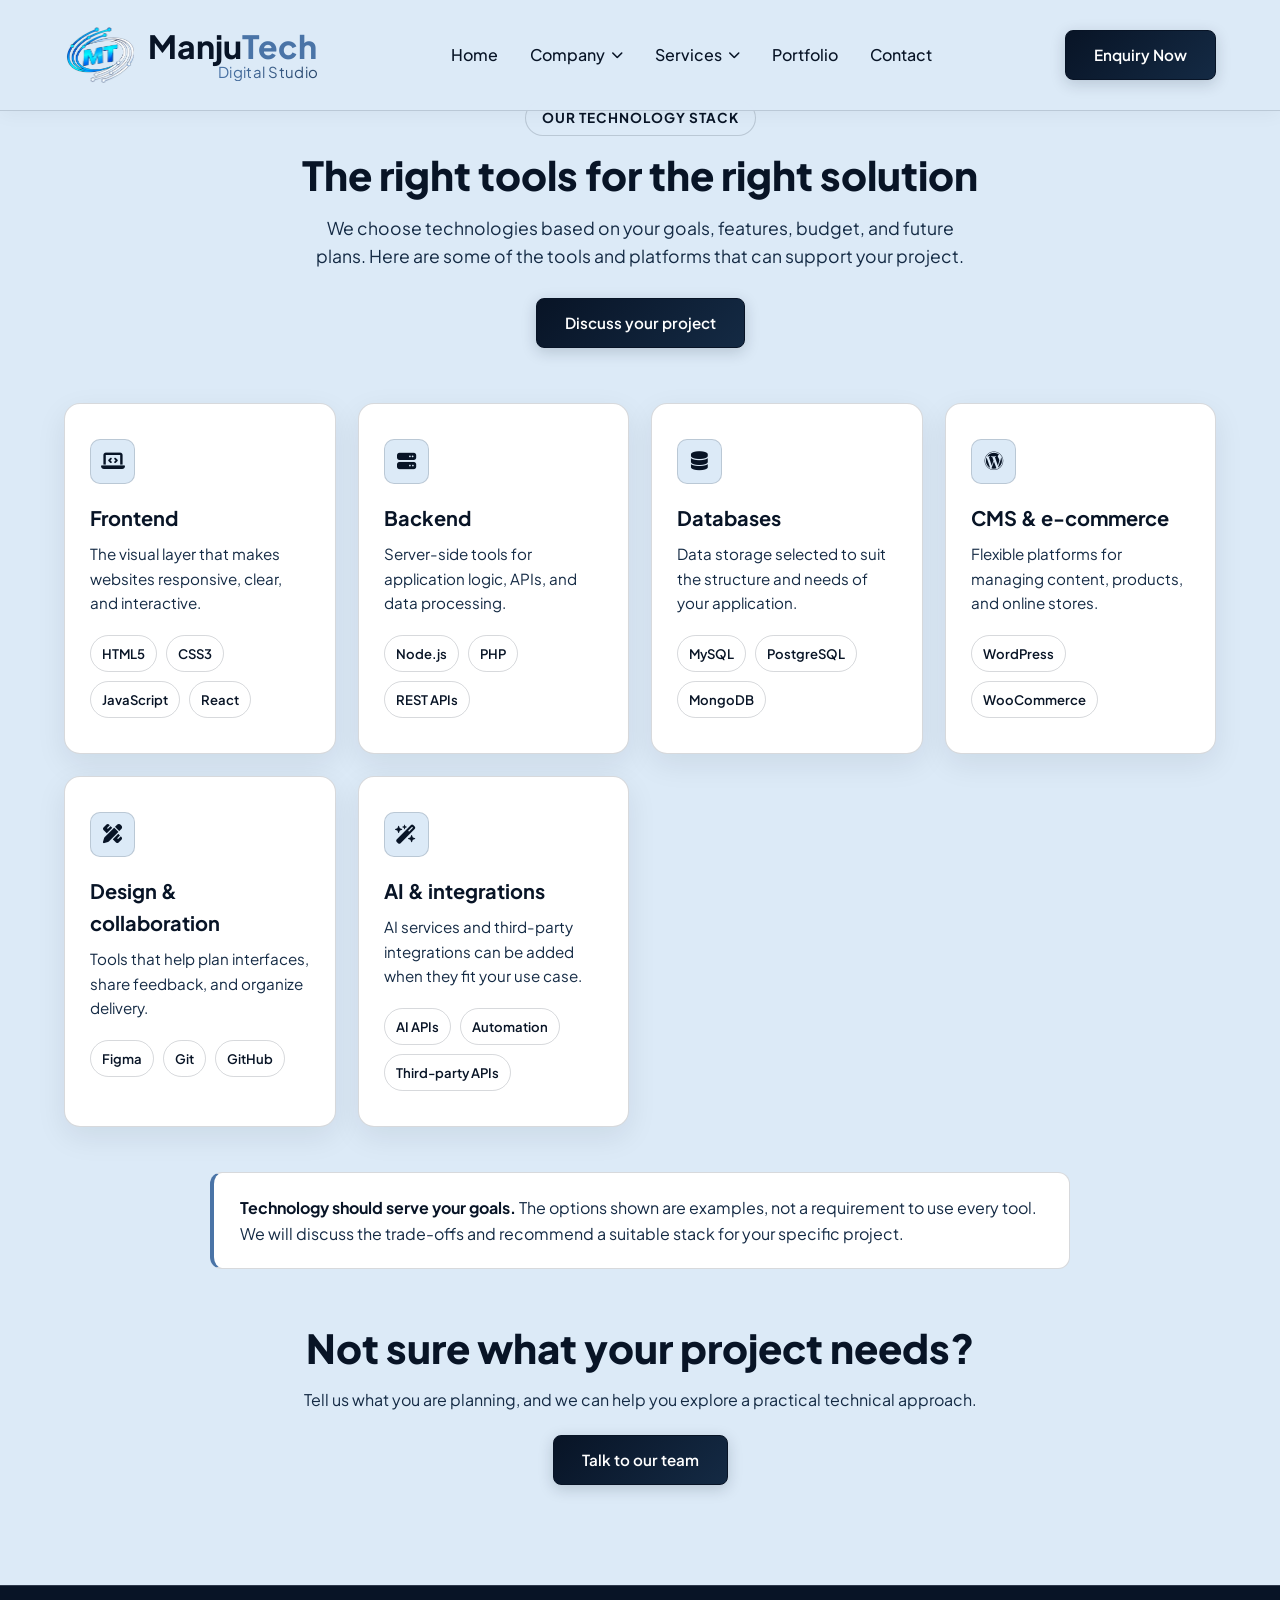
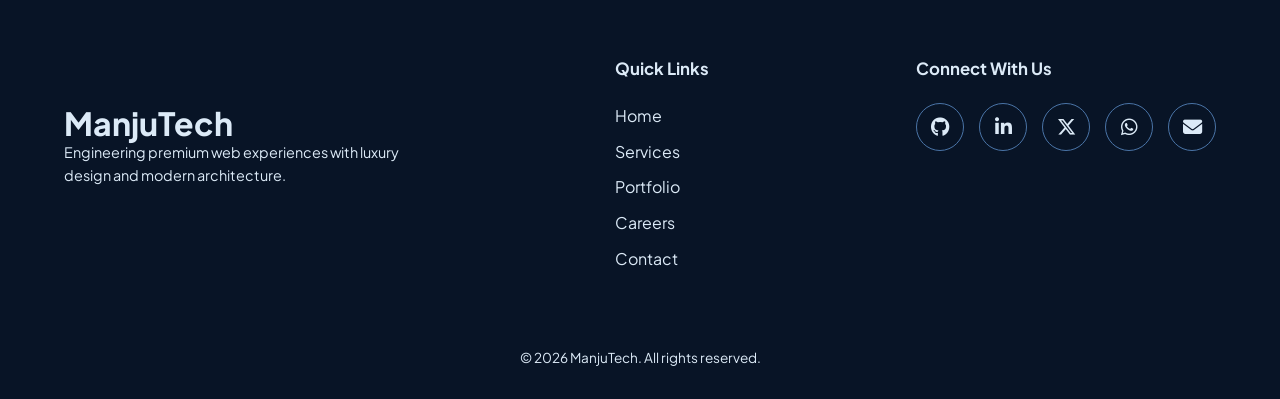
<file: technology.html>
<!DOCTYPE html>
<html lang="en">
<head>
    <meta charset="UTF-8">
    <meta name="viewport" content="width=device-width, initial-scale=1.0">
    <title>Technology Stack | ManjuTech Digital Studio</title>
    <!-- Google Fonts -->
    <link rel="preconnect" href="https://fonts.googleapis.com">
    <link rel="preconnect" href="https://fonts.gstatic.com" crossorigin>
    <link href="https://fonts.googleapis.com/css2?family=Plus+Jakarta+Sans:wght@300;400;500;600;700;800&display=swap" rel="stylesheet">
    <!-- Font Awesome Icons -->
    <link rel="stylesheet" href="https://cdnjs.cloudflare.com/ajax/libs/font-awesome/6.5.1/css/all.min.css">
    <!-- Stylesheet -->
    <link rel="stylesheet" href="style.css">
</head>
<body>

    <!-- ================= NAVBAR ================= -->
    <header class="navbar-header" id="navbar">
        <div class="container nav-container">
           <a href="index.html#home" class="logo">
    <img src="images/logo.png" alt="ManjuTech Logo" class="brand-logo">
    <span class="brand-text">
        <span class="brand-name">Manju<span>Tech</span></span>
        <span class="brand-tagline">Digital Studio</span>
    </span>
</a>

            <nav class="nav-menu" id="nav-menu">
                <ul class="nav-list">
                    <li><a href="index.html" class="nav-link active">Home</a></li>
                   <li class="nav-item dropdown">
    <a href="#" class="nav-link dropdown-toggle">
        Company <i class="fa-solid fa-chevron-down dropdown-icon"></i>
    </a>
    
    <!-- Mega Menu Popup Box -->
    <div class="mega-menu">
        <div class="mega-menu-header">COMPANY</div>
        <div class="mega-menu-grid">
            
            <a href="about.html" class="mega-item">
                <div class="icon-box">
                    <i class="fa-solid fa-circle-info"></i>
                </div>
                <div class="item-text">
                    <span class="item-title">About Us</span>
                    <span class="item-desc">Who We Are</span>
                </div>
            </a>

            <a href="team.html" class="mega-item">
    <div class="icon-box"><i class="fa-solid fa-user-group"></i></div>
    <div class="item-text">
        <span class="item-title">Our Team</span>
        <span class="item-desc">Designers. Thinkers. Makers.</span>
    </div>
</a>

            <a href="technology.html#technology-title" class="mega-item">
                <div class="icon-box">
                    <i class="fa-solid fa-robot"></i>
                </div>
                <div class="item-text">
                    <span class="item-title">Technology Stacks</span>
                    <span class="item-desc">Tools We Use</span>
                </div>
            </a>

            <a href="testimonial.html" class="mega-item">
                <div class="icon-box">
                    <i class="fa-solid fa-comment-dots"></i>
                </div>
                <div class="item-text">
                    <span class="item-title">Testimonials</span>
                    <span class="item-desc">Client Feedback</span>
                </div>
            </a>

            <a href="career.html" class="mega-item">
                <div class="icon-box">
                    <i class="fa-solid fa-briefcase"></i>
                </div>
                <div class="item-text">
                    <span class="item-title">Careers</span>
                    <span class="item-desc">Join Our Team</span>
                </div>
            </a>

            <a href="faq.html" class="mega-item">
                <div class="icon-box">
                    <i class="fa-solid fa-circle-question"></i>
                </div>
                <div class="item-text">
                    <span class="item-title">FAQs</span>
                    <span class="item-desc">Answers Simplified</span>
                </div>
            </a>

        </div>
    </div>
</li>
                   <li class="nav-item dropdown services-dropdown">
    <a href="enquiry.html" class="nav-link dropdown-toggle">
        Services <i class="fa-solid fa-chevron-down dropdown-icon"></i>
    </a>
    
    <!-- 2-Panel Mega Menu Container -->
    <div class="mega-menu services-mega-menu">
        
        <!-- Left Panel: Main Categories -->
        <div class="services-left-panel">
            <div class="mega-menu-header">SERVICES</div>
            
            <div class="service-cat-item active" data-target="panel-web">
                <div class="icon-box"><i class="fa-solid fa-laptop-code"></i></div>
                <div class="item-text">
                    <span class="item-title">Web Development</span>
                    <span class="item-desc">Scalable & High Performance</span>
                </div>
                <i class="fa-solid fa-chevron-right arrow-icon"></i>
            </div>

            <div class="service-cat-item" data-target="panel-uiux">
                <div class="icon-box"><i class="fa-solid fa-pen-nib"></i></div>
                <div class="item-text">
                    <span class="item-title">Web Design and UI/UX</span>
                    <span class="item-desc">Conversion optimized websites</span>
                </div>
                <i class="fa-solid fa-chevron-right arrow-icon"></i>
            </div>

            <div class="service-cat-item" data-target="panel-software">
                <div class="icon-box"><i class="fa-solid fa-code"></i></div>
                <div class="item-text">
                    <span class="item-title">Software Development</span>
                    <span class="item-desc">Custom Application for business</span>
                </div>
                <i class="fa-solid fa-chevron-right arrow-icon"></i>
            </div>

            <div class="service-cat-item" data-target="panel-marketing">
                <div class="icon-box"><i class="fa-solid fa-bullhorn"></i></div>
                <div class="item-text">
                    <span class="item-title">SEO and Digital Marketing</span>
                    <span class="item-desc">Traffic-driven market solution</span>
                </div>
                <i class="fa-solid fa-chevron-right arrow-icon"></i>
            </div>

            <div class="service-cat-item" data-target="panel-ai">
                <div class="icon-box"><i class="fa-solid fa-microchip"></i></div>
                <div class="item-text">
                    <span class="item-title">AI Integration & Systems</span>
                    <span class="item-desc">Smart Automation and AI Tools</span>
                </div>
                <i class="fa-solid fa-chevron-right arrow-icon"></i>
            </div>

        </div>

        <!-- Right Panel: Sub-services -->
        <div class="services-right-panel">
            
            <!-- Web Development Sub-links -->
            <div id="panel-web" class="sub-panel active">
                <div class="mega-menu-header">WEB DEVELOPMENT</div>
                <div class="sub-links-list">
                    <a href="enquiry.html?service=fullstack" class="sub-link"><i class="fa-solid fa-arrow-trend-up"></i> Full-Stack Web Development</a>
                    <a href="enquiry.html?service=wordpress" class="sub-link"><i class="fa-solid fa-arrow-trend-up"></i> WordPress Web Development</a>
                    <a href="enquiry.html?service=ecommerce" class="sub-link"><i class="fa-solid fa-arrow-trend-up"></i> Custom E-commerce Development</a>
                    <a href="enquiry.html?service=woocommerce" class="sub-link"><i class="fa-solid fa-arrow-trend-up"></i> WooCommerce Development</a>
                    <a href="enquiry.html?service=api" class="sub-link"><i class="fa-solid fa-arrow-trend-up"></i> API Development & Integration</a>
                    <a href="enquiry.html?service=legacy" class="sub-link"><i class="fa-solid fa-arrow-trend-up"></i> Legacy System Modernization</a>
                </div>
            </div>

            <!-- UI/UX Sub-links -->
            <div id="panel-uiux" class="sub-panel">
                <div class="mega-menu-header">WEB DESIGN AND UI/UX</div>
                <div class="sub-links-list">
                    <a href="enquiry.html?service=wireframing" class="sub-link"><i class="fa-solid fa-arrow-trend-up"></i> Wireframing & User Research</a>
                    <a href="enquiry.html?service=landing" class="sub-link"><i class="fa-solid fa-arrow-trend-up"></i> High-Converting Landing Pages</a>
                    <a href="enquiry.html?service=designsystem" class="sub-link"><i class="fa-solid fa-arrow-trend-up"></i> Design Systems & UI Kits</a>
                </div>
            </div>

            <!-- Software Sub-links -->
            <div id="panel-software" class="sub-panel">
                <div class="mega-menu-header">SOFTWARE DEVELOPMENT</div>
                <div class="sub-links-list">
                    <a href="enquiry.html?service=saas" class="sub-link"><i class="fa-solid fa-arrow-trend-up"></i> SaaS Product Engineering</a>
                    <a href="enquiry.html?service=mobile" class="sub-link"><i class="fa-solid fa-arrow-trend-up"></i> Cross-Platform Mobile Apps</a>
                    <a href="enquiry.html?service=enterprise" class="sub-link"><i class="fa-solid fa-arrow-trend-up"></i> Enterprise Software Solutions</a>
                </div>
            </div>

            <!-- Marketing Sub-links -->
            <div id="panel-marketing" class="sub-panel">
                <div class="mega-menu-header">SEO & DIGITAL MARKETING</div>
                <div class="sub-links-list">
                    <a href="enquiry.html?service=seo" class="sub-link"><i class="fa-solid fa-arrow-trend-up"></i> Technical & On-Page SEO</a>
                    <a href="enquiry.html?service=ppc" class="sub-link"><i class="fa-solid fa-arrow-trend-up"></i> PPC & Paid Advertising</a>
                    <a href="enquiry.html?service=social" class="sub-link"><i class="fa-solid fa-arrow-trend-up"></i> Social Media Growth Campaigns</a>
                </div>
            </div>

            <!-- AI Sub-links -->
            <div id="panel-ai" class="sub-panel">
                <div class="mega-menu-header">AI INTEGRATION</div>
                <div class="sub-links-list">
                    <a href="enquiry.html?service=chatbot" class="sub-link"><i class="fa-solid fa-arrow-trend-up"></i> Custom AI Chatbots & Agents</a>
                    <a href="enquiry.html?service=automation" class="sub-link"><i class="fa-solid fa-arrow-trend-up"></i> Workflow Automation</a>
                    <a href="enquiry.html?service=llm" class="sub-link"><i class="fa-solid fa-arrow-trend-up"></i> LLM Fine-Tuning & Integration</a>
                </div>
            </div>

        </div>

    </div>
</li>
                    <li><a href="portfolio.html" class="nav-link">Portfolio</a></li>
                   <li><a href="contact.html" class="nav-link">Contact</a></li>
                </ul>
            </nav>

            <div class="nav-actions">
                <a href="enquiry.html" class="btn btn-primary nav-btn">Enquiry Now</a>
                <button class="mobile-toggle" id="mobile-toggle" aria-label="Toggle Navigation Menu">
                    <i class="fa-solid fa-bars"></i>
                </button>
            </div>
        </div>
    </header>
    <main>
        <section class="section-padding" aria-labelledby="technology-title">
            <div class="container">
                <div class="technology-hero">
                    <span class="section-badge">Our Technology Stack</span>
                    <h1 class="section-title" id="technology-title">The right tools for the right solution</h1>
                    <p class="section-subtitle">We choose technologies based on your goals, features, budget, and future plans. Here are some of the tools and platforms that can support your project.</p>
                    <a href="enquiry.html" class="btn btn-primary">Discuss your project</a>
                </div>

                <div class="technology-grid">
                    <article class="service-card technology-card">
                        <div class="feature-icon"><i class="fa-solid fa-laptop-code" aria-hidden="true"></i></div>
                        <h2>Frontend</h2>
                        <p>The visual layer that makes websites responsive, clear, and interactive.</p>
                        <ul class="technology-list">
                            <li>HTML5</li><li>CSS3</li><li>JavaScript</li><li>React</li>
                        </ul>
                    </article>

                    <article class="service-card technology-card">
                        <div class="feature-icon"><i class="fa-solid fa-server" aria-hidden="true"></i></div>
                        <h2>Backend</h2>
                        <p>Server-side tools for application logic, APIs, and data processing.</p>
                        <ul class="technology-list">
                            <li>Node.js</li><li>PHP</li><li>REST APIs</li>
                        </ul>
                    </article>

                    <article class="service-card technology-card">
                        <div class="feature-icon"><i class="fa-solid fa-database" aria-hidden="true"></i></div>
                        <h2>Databases</h2>
                        <p>Data storage selected to suit the structure and needs of your application.</p>
                        <ul class="technology-list">
                            <li>MySQL</li><li>PostgreSQL</li><li>MongoDB</li>
                        </ul>
                    </article>

                    <article class="service-card technology-card">
                        <div class="feature-icon"><i class="fa-brands fa-wordpress" aria-hidden="true"></i></div>
                        <h2>CMS &amp; e-commerce</h2>
                        <p>Flexible platforms for managing content, products, and online stores.</p>
                        <ul class="technology-list">
                            <li>WordPress</li><li>WooCommerce</li>
                        </ul>
                    </article>

                    <article class="service-card technology-card">
                        <div class="feature-icon"><i class="fa-solid fa-pen-ruler" aria-hidden="true"></i></div>
                        <h2>Design &amp; collaboration</h2>
                        <p>Tools that help plan interfaces, share feedback, and organize delivery.</p>
                        <ul class="technology-list">
                            <li>Figma</li><li>Git</li><li>GitHub</li>
                        </ul>
                    </article>

                    <article class="service-card technology-card">
                        <div class="feature-icon"><i class="fa-solid fa-wand-magic-sparkles" aria-hidden="true"></i></div>
                        <h2>AI &amp; integrations</h2>
                        <p>AI services and third-party integrations can be added when they fit your use case.</p>
                        <ul class="technology-list">
                            <li>AI APIs</li><li>Automation</li><li>Third-party APIs</li>
                        </ul>
                    </article>
                </div>

                <div class="technology-note">
                    <strong>Technology should serve your goals.</strong> The options shown are examples, not a requirement to use every tool. We will discuss the trade-offs and recommend a suitable stack for your specific project.
                </div>

                <div class="technology-cta">
                    <h2 class="section-title">Not sure what your project needs?</h2>
                    <p>Tell us what you are planning, and we can help you explore a practical technical approach.</p>
                    <a href="contact.html" class="btn btn-primary">Talk to our team</a>
                </div>
            </div>
        </section>
    </main>

    <!-- ================= FOOTER ================= -->
    <footer class="footer">
        <div class="container footer-container">
            <div class="footer-brand">
                <a href="index.html#home" class="brand-logo">
                    <div class="logo-icon">
                        <svg viewBox="0 0 500 300" xmlns="http://www.w3.org/2000/svg">
                            <path d="M 50 250 L 50 50 L 120 50 L 175 160 L 230 50 L 300 50 L 300 250 L 240 250 L 240 120 L 190 220 L 160 220 L 110 120 L 110 250 Z" fill="url(#navLogoGrad)" />
                            <path d="M 330 50 L 470 50 L 470 110 L 430 110 L 430 250 L 370 250 L 370 110 L 330 110 Z" fill="url(#navLogoGrad)" />
                            <path d="M 120 170 Q 230 40 340 40 Q 250 120 150 170 Z" fill="url(#navLogoGrad)" />
                            <path d="M 140 140 Q 260 20 380 20 Q 280 100 170 140 Z" fill="url(#navLogoGrad)" />
                        </svg>
                    </div>
                    <span class="brand-name">Manju<span>Tech</span></span>
                </a>
                <p>Engineering premium web experiences with luxury design and modern architecture.</p>
            </div>

            <div class="footer-links">
                <h4>Quick Links</h4>
                <ul>
                   <li><a href="index.html">Home</a></li>
                <li><a href="enquiry.html">Services</a></li>
                <li><a href="portfolio.html">Portfolio</a></li>
                <li><a href="career.html">Careers</a></li>
                <li><a href="contact.html">Contact</a></li>
                </ul>
            </div>

            <div class="footer-social">
                <h4>Connect With Us</h4>
               <div class="social-links">
    <!-- Existing social links (GitHub, LinkedIn, Twitter) -->
    <a href="#" target="_blank" aria-label="GitHub"><i class="fa-brands fa-github"></i></a>
    <a href="#" target="_blank" aria-label="LinkedIn"><i class="fa-brands fa-linkedin-in"></i></a>
    <a href="#" target="_blank" aria-label="Twitter"><i class="fa-brands fa-x-twitter"></i></a>

    <!-- Clickable WhatsApp Icon -->
    <a href="https://wa.me/9779767745929" target="_blank" rel="noopener noreferrer" aria-label="WhatsApp">
        <i class="fa-brands fa-whatsapp"></i>
    </a>

    <!-- Clickable Email Icon -->
    <a href="mailto:Sahbablu091@gmail.com" aria-label="Email Us">
        <i class="fa-solid fa-envelope"></i>
    </a>
</div>
            </div>
        </div>

        <div class="footer-bottom text-center">
            <p>&copy; <span id="year"></span> ManjuTech. All rights reserved.</p>
        </div>
    </footer>

    <script src="script.js"></script>
</body>
</html>
</file>
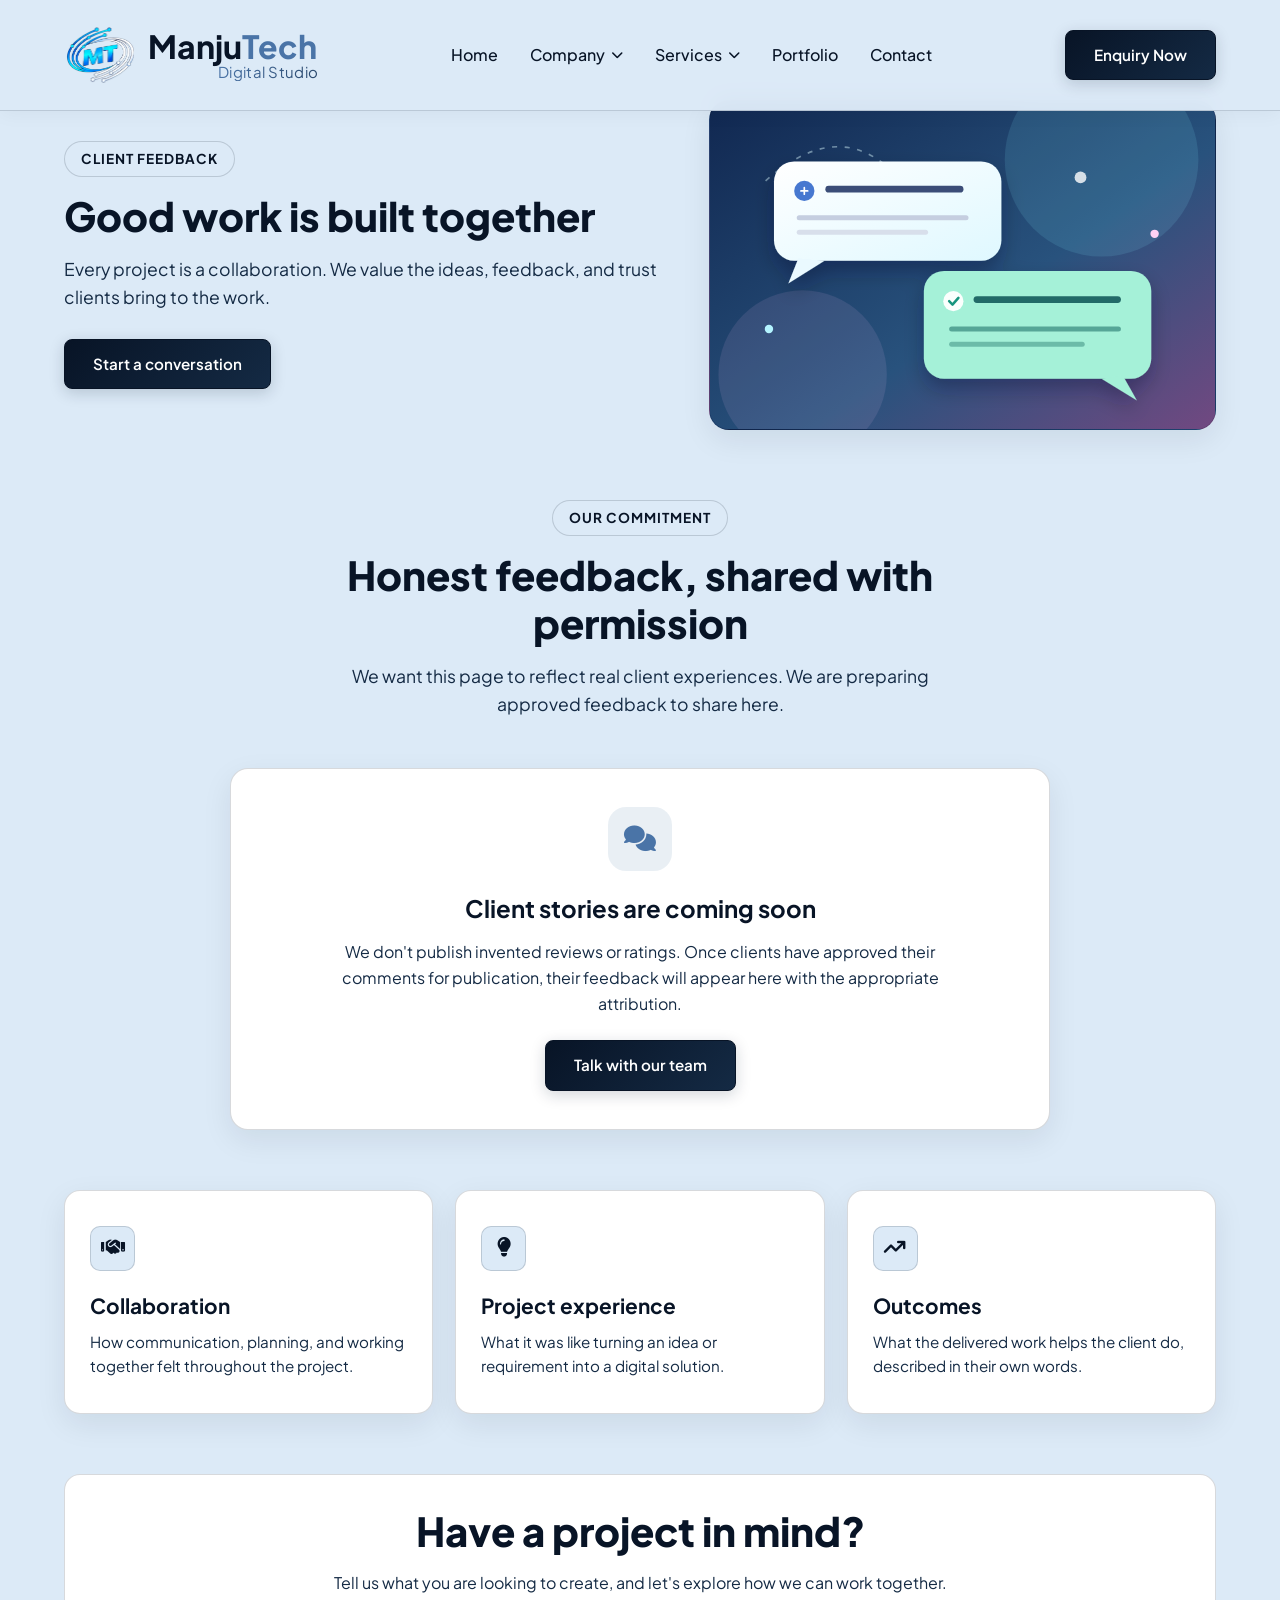
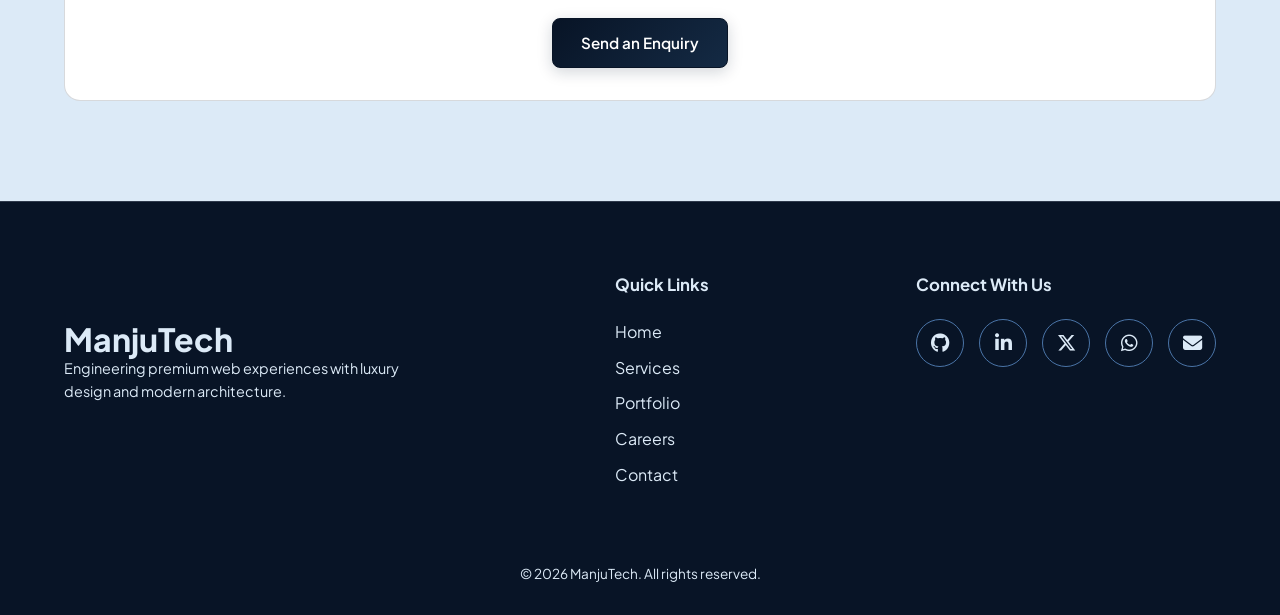
<file: testimonial.html>
<!DOCTYPE html>
<html lang="en">
<head>
    <meta charset="UTF-8">
    <meta name="viewport" content="width=device-width, initial-scale=1.0">
    <title>Client Testimonials | ManjuTech Digital Studio</title>
    <!-- Google Fonts -->
    <link rel="preconnect" href="https://fonts.googleapis.com">
    <link rel="preconnect" href="https://fonts.gstatic.com" crossorigin>
    <link href="https://fonts.googleapis.com/css2?family=Plus+Jakarta+Sans:wght@300;400;500;600;700;800&display=swap" rel="stylesheet">
    <!-- Font Awesome Icons -->
    <link rel="stylesheet" href="https://cdnjs.cloudflare.com/ajax/libs/font-awesome/6.5.1/css/all.min.css">
    <!-- Stylesheet -->
    <link rel="stylesheet" href="style.css">
</head>
<body>

    <!-- ================= NAVBAR ================= -->
    <header class="navbar-header" id="navbar">
        <div class="container nav-container">
           <a href="index.html#home" class="logo">
    <img src="images/logo.png" alt="ManjuTech Logo" class="brand-logo">
    <span class="brand-text">
        <span class="brand-name">Manju<span>Tech</span></span>
        <span class="brand-tagline">Digital Studio</span>
    </span>
</a>

            <nav class="nav-menu" id="nav-menu">
                <ul class="nav-list">
                    <li><a href="index.html" class="nav-link active">Home</a></li>
                   <li class="nav-item dropdown">
    <a href="#" class="nav-link dropdown-toggle">
        Company <i class="fa-solid fa-chevron-down dropdown-icon"></i>
    </a>
    
    <!-- Mega Menu Popup Box -->
    <div class="mega-menu">
        <div class="mega-menu-header">COMPANY</div>
        <div class="mega-menu-grid">
            
            <a href="about.html" class="mega-item">
                <div class="icon-box">
                    <i class="fa-solid fa-circle-info"></i>
                </div>
                <div class="item-text">
                    <span class="item-title">About Us</span>
                    <span class="item-desc">Who We Are</span>
                </div>
            </a>

            <a href="team.html" class="mega-item">
    <div class="icon-box"><i class="fa-solid fa-user-group"></i></div>
    <div class="item-text">
        <span class="item-title">Our Team</span>
        <span class="item-desc">Designers. Thinkers. Makers.</span>
    </div>
</a>

            <a href="technology.html#technology-title" class="mega-item">
                <div class="icon-box">
                    <i class="fa-solid fa-robot"></i>
                </div>
                <div class="item-text">
                    <span class="item-title">Technology Stacks</span>
                    <span class="item-desc">Tools We Use</span>
                </div>
            </a>

            <a href="testimonial.html#testimonials-title" class="mega-item">
                <div class="icon-box">
                    <i class="fa-solid fa-comment-dots"></i>
                </div>
                <div class="item-text">
                    <span class="item-title">Testimonials</span>
                    <span class="item-desc">Client Feedback</span>
                </div>
            </a>

            <a href="career.html" class="mega-item">
                <div class="icon-box">
                    <i class="fa-solid fa-briefcase"></i>
                </div>
                <div class="item-text">
                    <span class="item-title">Careers</span>
                    <span class="item-desc">Join Our Team</span>
                </div>
            </a>

            <a href="faq.html" class="mega-item">
                <div class="icon-box">
                    <i class="fa-solid fa-circle-question"></i>
                </div>
                <div class="item-text">
                    <span class="item-title">FAQs</span>
                    <span class="item-desc">Answers Simplified</span>
                </div>
            </a>

        </div>
    </div>
</li>
                   <li class="nav-item dropdown services-dropdown">
    <a href="enquiry.html" class="nav-link dropdown-toggle">
        Services <i class="fa-solid fa-chevron-down dropdown-icon"></i>
    </a>
    
    <!-- 2-Panel Mega Menu Container -->
    <div class="mega-menu services-mega-menu">
        
        <!-- Left Panel: Main Categories -->
        <div class="services-left-panel">
            <div class="mega-menu-header">SERVICES</div>
            
            <div class="service-cat-item active" data-target="panel-web">
                <div class="icon-box"><i class="fa-solid fa-laptop-code"></i></div>
                <div class="item-text">
                    <span class="item-title">Web Development</span>
                    <span class="item-desc">Scalable & High Performance</span>
                </div>
                <i class="fa-solid fa-chevron-right arrow-icon"></i>
            </div>

            <div class="service-cat-item" data-target="panel-uiux">
                <div class="icon-box"><i class="fa-solid fa-pen-nib"></i></div>
                <div class="item-text">
                    <span class="item-title">Web Design and UI/UX</span>
                    <span class="item-desc">Conversion optimized websites</span>
                </div>
                <i class="fa-solid fa-chevron-right arrow-icon"></i>
            </div>

            <div class="service-cat-item" data-target="panel-software">
                <div class="icon-box"><i class="fa-solid fa-code"></i></div>
                <div class="item-text">
                    <span class="item-title">Software Development</span>
                    <span class="item-desc">Custom Application for business</span>
                </div>
                <i class="fa-solid fa-chevron-right arrow-icon"></i>
            </div>

            <div class="service-cat-item" data-target="panel-marketing">
                <div class="icon-box"><i class="fa-solid fa-bullhorn"></i></div>
                <div class="item-text">
                    <span class="item-title">SEO and Digital Marketing</span>
                    <span class="item-desc">Traffic-driven market solution</span>
                </div>
                <i class="fa-solid fa-chevron-right arrow-icon"></i>
            </div>

            <div class="service-cat-item" data-target="panel-ai">
                <div class="icon-box"><i class="fa-solid fa-microchip"></i></div>
                <div class="item-text">
                    <span class="item-title">AI Integration & Systems</span>
                    <span class="item-desc">Smart Automation and AI Tools</span>
                </div>
                <i class="fa-solid fa-chevron-right arrow-icon"></i>
            </div>

        </div>

        <!-- Right Panel: Sub-services -->
        <div class="services-right-panel">
            
            <!-- Web Development Sub-links -->
            <div id="panel-web" class="sub-panel active">
                <div class="mega-menu-header">WEB DEVELOPMENT</div>
                <div class="sub-links-list">
                    <a href="enquiry.html?service=fullstack" class="sub-link"><i class="fa-solid fa-arrow-trend-up"></i> Full-Stack Web Development</a>
                    <a href="enquiry.html?service=wordpress" class="sub-link"><i class="fa-solid fa-arrow-trend-up"></i> WordPress Web Development</a>
                    <a href="enquiry.html?service=ecommerce" class="sub-link"><i class="fa-solid fa-arrow-trend-up"></i> Custom E-commerce Development</a>
                    <a href="enquiry.html?service=woocommerce" class="sub-link"><i class="fa-solid fa-arrow-trend-up"></i> WooCommerce Development</a>
                    <a href="enquiry.html?service=api" class="sub-link"><i class="fa-solid fa-arrow-trend-up"></i> API Development & Integration</a>
                    <a href="enquiry.html?service=legacy" class="sub-link"><i class="fa-solid fa-arrow-trend-up"></i> Legacy System Modernization</a>
                </div>
            </div>

            <!-- UI/UX Sub-links -->
            <div id="panel-uiux" class="sub-panel">
                <div class="mega-menu-header">WEB DESIGN AND UI/UX</div>
                <div class="sub-links-list">
                    <a href="enquiry.html?service=wireframing" class="sub-link"><i class="fa-solid fa-arrow-trend-up"></i> Wireframing & User Research</a>
                    <a href="enquiry.html?service=landing" class="sub-link"><i class="fa-solid fa-arrow-trend-up"></i> High-Converting Landing Pages</a>
                    <a href="enquiry.html?service=designsystem" class="sub-link"><i class="fa-solid fa-arrow-trend-up"></i> Design Systems & UI Kits</a>
                </div>
            </div>

            <!-- Software Sub-links -->
            <div id="panel-software" class="sub-panel">
                <div class="mega-menu-header">SOFTWARE DEVELOPMENT</div>
                <div class="sub-links-list">
                    <a href="enquiry.html?service=saas" class="sub-link"><i class="fa-solid fa-arrow-trend-up"></i> SaaS Product Engineering</a>
                    <a href="enquiry.html?service=mobile" class="sub-link"><i class="fa-solid fa-arrow-trend-up"></i> Cross-Platform Mobile Apps</a>
                    <a href="enquiry.html?service=enterprise" class="sub-link"><i class="fa-solid fa-arrow-trend-up"></i> Enterprise Software Solutions</a>
                </div>
            </div>

            <!-- Marketing Sub-links -->
            <div id="panel-marketing" class="sub-panel">
                <div class="mega-menu-header">SEO & DIGITAL MARKETING</div>
                <div class="sub-links-list">
                    <a href="enquiry.html?service=seo" class="sub-link"><i class="fa-solid fa-arrow-trend-up"></i> Technical & On-Page SEO</a>
                    <a href="enquiry.html?service=ppc" class="sub-link"><i class="fa-solid fa-arrow-trend-up"></i> PPC & Paid Advertising</a>
                    <a href="enquiry.html?service=social" class="sub-link"><i class="fa-solid fa-arrow-trend-up"></i> Social Media Growth Campaigns</a>
                </div>
            </div>

            <!-- AI Sub-links -->
            <div id="panel-ai" class="sub-panel">
                <div class="mega-menu-header">AI INTEGRATION</div>
                <div class="sub-links-list">
                    <a href="enquiry.html?service=chatbot" class="sub-link"><i class="fa-solid fa-arrow-trend-up"></i> Custom AI Chatbots & Agents</a>
                    <a href="enquiry.html?service=automation" class="sub-link"><i class="fa-solid fa-arrow-trend-up"></i> Workflow Automation</a>
                    <a href="enquiry.html?service=llm" class="sub-link"><i class="fa-solid fa-arrow-trend-up"></i> LLM Fine-Tuning & Integration</a>
                </div>
            </div>

        </div>

    </div>
</li>
                    <li><a href="portfolio.html" class="nav-link">Portfolio</a></li>
                   <li><a href="contact.html" class="nav-link">Contact</a></li>
                </ul>
            </nav>

            <div class="nav-actions">
                <a href="enquiry.html" class="btn btn-primary nav-btn">Enquiry Now</a>
                <button class="mobile-toggle" id="mobile-toggle" aria-label="Toggle Navigation Menu">
                    <i class="fa-solid fa-bars"></i>
                </button>
            </div>
        </div>
    </header>
    <main>
        <section class="section-padding" aria-labelledby="testimonials-title">
            <div class="container">
                <div class="testimonial-hero">
                    <div class="testimonial-hero-copy">
                        <span class="section-badge">Client Feedback</span>
                        <h1 class="section-title" id="testimonials-title">Good work is built together</h1>
                        <p class="section-subtitle">Every project is a collaboration. We value the ideas, feedback, and trust clients bring to the work.</p>
                        <a href="contact.html" class="btn btn-primary">Start a conversation</a>
                    </div>
                    <div class="testimonial-art">
                        <svg viewBox="0 0 600 420" role="img" aria-labelledby="testimonial-art-title" preserveAspectRatio="xMidYMid slice">
                            <title id="testimonial-art-title">Abstract illustration of a conversation and shared feedback</title>
                            <defs>
                                <linearGradient id="testimonial-bg" x1="0" y1="0" x2="1" y2="1">
                                    <stop stop-color="#10264f"/>
                                    <stop offset=".58" stop-color="#28527d"/>
                                    <stop offset="1" stop-color="#754881"/>
                                </linearGradient>
                                <linearGradient id="testimonial-bubble" x1="0" y1="0" x2="1" y2="1">
                                    <stop stop-color="#fff"/>
                                    <stop offset="1" stop-color="#dff8ff"/>
                                </linearGradient>
                                <filter id="testimonial-shadow" x="-.2" y="-.2" width="1.5" height="1.6">
                                    <feDropShadow dx="0" dy="12" stdDeviation="12" flood-color="#080d28" flood-opacity=".3"/>
                                </filter>
                            </defs>
                            <rect width="600" height="420" fill="url(#testimonial-bg)"/>
                            <circle cx="465" cy="85" r="115" fill="#87eaff" opacity=".12"/>
                            <circle cx="110" cy="340" r="100" fill="#ffc2ef" opacity=".1"/>
                            <path d="M66 110c65-57 118-52 165 4m126 190c61 42 110 33 166-17" fill="none" stroke="#dcfaff" stroke-opacity=".45" stroke-width="2" stroke-dasharray="6 9"/>
                            <g filter="url(#testimonial-shadow)">
                                <rect x="76" y="87" width="270" height="118" rx="24" fill="url(#testimonial-bubble)"/>
                                <path d="m105 202-12 30 43-27" fill="#eaf9ff"/>
                                <circle cx="112" cy="122" r="12" fill="#4778d0"/>
                                <path d="M108 122h8m-4-4v8" stroke="#fff" stroke-width="2" stroke-linecap="round"/>
                                <rect x="137" y="116" width="164" height="8" rx="4" fill="#3b4e78"/>
                                <rect x="103" y="151" width="204" height="6" rx="3" fill="#c5cee0"/>
                                <rect x="103" y="168" width="156" height="6" rx="3" fill="#d8dfeb"/>
                                <rect x="254" y="217" width="270" height="128" rx="24" fill="#a5f1d8"/>
                                <path d="m490 341 17 30-42-26" fill="#a5f1d8"/>
                                <circle cx="289" cy="253" r="12" fill="#fff" opacity=".95"/>
                                <path d="m284 253 4 4 7-8" fill="none" stroke="#19957e" stroke-width="3" stroke-linecap="round" stroke-linejoin="round"/>
                                <rect x="313" y="247" width="175" height="8" rx="4" fill="#226b68"/>
                                <rect x="284" y="283" width="204" height="6" rx="3" fill="#398a7e" opacity=".72"/>
                                <rect x="284" y="301" width="161" height="6" rx="3" fill="#398a7e" opacity=".52"/>
                            </g>
                            <circle cx="440" cy="106" r="7" fill="#fff" opacity=".8"/>
                            <circle cx="70" cy="286" r="5" fill="#b4f4ff"/>
                            <circle cx="528" cy="173" r="5" fill="#ffd1f4"/>
                        </svg>
                    </div>
                </div>

                <div class="testimonial-section-title">
                    <span class="section-badge">Our Commitment</span>
                    <h2 class="section-title">Honest feedback, shared with permission</h2>
                    <p class="section-subtitle">We want this page to reflect real client experiences. We are preparing approved feedback to share here.</p>
                </div>

                <div class="testimonial-promise">
                    <div class="testimonial-promise-icon"><i class="fa-solid fa-comments" aria-hidden="true"></i></div>
                    <h2>Client stories are coming soon</h2>
                    <p>We don't publish invented reviews or ratings. Once clients have approved their comments for publication, their feedback will appear here with the appropriate attribution.</p>
                    <a href="contact.html" class="btn btn-primary">Talk with our team</a>
                </div>

                <div class="feedback-topics" aria-label="Topics clients may choose to share feedback about">
                    <article class="service-card feedback-topic">
                        <div class="feature-icon"><i class="fa-solid fa-handshake" aria-hidden="true"></i></div>
                        <h3>Collaboration</h3>
                        <p>How communication, planning, and working together felt throughout the project.</p>
                    </article>
                    <article class="service-card feedback-topic">
                        <div class="feature-icon"><i class="fa-solid fa-lightbulb" aria-hidden="true"></i></div>
                        <h3>Project experience</h3>
                        <p>What it was like turning an idea or requirement into a digital solution.</p>
                    </article>
                    <article class="service-card feedback-topic">
                        <div class="feature-icon"><i class="fa-solid fa-arrow-trend-up" aria-hidden="true"></i></div>
                        <h3>Outcomes</h3>
                        <p>What the delivered work helps the client do, described in their own words.</p>
                    </article>
                </div>

                <div class="testimonial-cta">
                    <h2 class="section-title">Have a project in mind?</h2>
                    <p>Tell us what you are looking to create, and let's explore how we can work together.</p>
                    <a href="enquiry.html" class="btn btn-primary">Send an Enquiry</a>
                </div>
            </div>
        </section>
    </main>

    <!-- ================= FOOTER ================= -->
    <footer class="footer">
        <div class="container footer-container">
            <div class="footer-brand">
                <a href="index.html#home" class="brand-logo">
                    <div class="logo-icon">
                        <svg viewBox="0 0 500 300" xmlns="http://www.w3.org/2000/svg">
                            <path d="M 50 250 L 50 50 L 120 50 L 175 160 L 230 50 L 300 50 L 300 250 L 240 250 L 240 120 L 190 220 L 160 220 L 110 120 L 110 250 Z" fill="url(#navLogoGrad)" />
                            <path d="M 330 50 L 470 50 L 470 110 L 430 110 L 430 250 L 370 250 L 370 110 L 330 110 Z" fill="url(#navLogoGrad)" />
                            <path d="M 120 170 Q 230 40 340 40 Q 250 120 150 170 Z" fill="url(#navLogoGrad)" />
                            <path d="M 140 140 Q 260 20 380 20 Q 280 100 170 140 Z" fill="url(#navLogoGrad)" />
                        </svg>
                    </div>
                    <span class="brand-name">Manju<span>Tech</span></span>
                </a>
                <p>Engineering premium web experiences with luxury design and modern architecture.</p>
            </div>

            <div class="footer-links">
                <h4>Quick Links</h4>
                <ul>
                    <li><a href="index.html">Home</a></li>
                <li><a href="enquiry.html">Services</a></li>
                <li><a href="portfolio.html">Portfolio</a></li>
                <li><a href="career.html">Careers</a></li>
                <li><a href="contact.html">Contact</a></li>
                </ul>
            </div>

            <div class="footer-social">
                <h4>Connect With Us</h4>
               <div class="social-links">
    <!-- Existing social links (GitHub, LinkedIn, Twitter) -->
    <a href="#" target="_blank" aria-label="GitHub"><i class="fa-brands fa-github"></i></a>
    <a href="#" target="_blank" aria-label="LinkedIn"><i class="fa-brands fa-linkedin-in"></i></a>
    <a href="#" target="_blank" aria-label="Twitter"><i class="fa-brands fa-x-twitter"></i></a>

    <!-- Clickable WhatsApp Icon -->
    <a href="https://wa.me/9779767745929" target="_blank" rel="noopener noreferrer" aria-label="WhatsApp">
        <i class="fa-brands fa-whatsapp"></i>
    </a>

    <!-- Clickable Email Icon -->
    <a href="mailto:Sahbablu091@gmail.com" aria-label="Email Us">
        <i class="fa-solid fa-envelope"></i>
    </a>
</div>
            </div>
        </div>

        <div class="footer-bottom text-center">
            <p>&copy; <span id="year"></span> ManjuTech. All rights reserved.</p>
        </div>
    </footer>

    <script src="script.js"></script>
</body>
</html>
</file>
<file: style.css>
/* ====================================================================
   FILE: style.css
   MANJUTECH - Slate Blue, Midnight & Ice White
   
   COLOR PALETTE EDIT GUIDE:
   - Ice Blue: #DCEAF7
   - Steel Blue: #4A74A7
   - Deep Blue: #142A44
   - Midnight: #081426
   ==================================================================== */

:root {
    /* Backgrounds */
    --bg-color: #DCEAF7;
    --bg-card: #ffffff;
    --bg-card-hover: #DCEAF7;
    --border-color: rgba(8, 20, 38, 0.12);

    /* Text Colors for Light Theme */
    --text-primary: #081426;
    --text-secondary: #142A44;
    --text-muted: #4A74A7;

    /* Theme Accents */
    --primary-blue: #142A44;
    --primary-red: #4A7FA7;
    --accent-red-hover: #0A1931;

    /* Primary CTA Gradient */
    --btn-gradient: linear-gradient(135deg, #081426 0%, #142A44 100%);
    --shadow-soft: 0 10px 30px rgba(0, 0, 0, 0.06);
}

/* Reset & Base Styles */
* {
    margin: 0;
    padding: 0;
    box-sizing: border-box;
}

html {
    scroll-behavior: smooth;
}

body {
    font-family: var(--font-main);
    background-color: var(--bg-navy-dark);
    color: var(--text-white);
    line-height: 1.6;
    overflow-x: hidden;
}

.container {
    width: 90%;
    max-width: 1200px;
    margin: 0 auto;
}

.section-padding {
    padding: 100px 0;
}

.text-center {
    text-align: center;
}

.w-100 {
    width: 100%;
}

/* Typography Utilities */
.gradient-text {
    background: var(--gradient-primary);
    -webkit-background-clip: text;
    -webkit-text-fill-color: transparent;
}

.section-badge {
    display: inline-block;
    padding: 6px 16px;
    border-radius: 30px;
    background: rgba(74, 127, 167, 0.1);
    border: 1px solid rgba(74, 127, 167, 0.3);
    color: var(--blue-light);
    font-size: 0.85rem;
    font-weight: 700;
    text-transform: uppercase;
    letter-spacing: 1px;
    margin-bottom: 15px;
}

.section-title {
    font-size: 2.5rem;
    font-weight: 800;
    margin-bottom: 15px;
    line-height: 1.2;
}

.section-subtitle {
    color: var(--text-muted);
    font-size: 1.1rem;
    max-width: 650px;
    margin: 0 auto 50px auto;
}

/* Buttons */
.btn {
    display: inline-flex;
    align-items: center;
    justify-content: center;
    gap: 8px;
    padding: 12px 28px;
    border-radius: 8px;
    font-weight: 600;
    font-size: 0.95rem;
    text-decoration: none;
    cursor: pointer;
    transition: var(--transition);
    border: none;
}

.btn-primary {
    background: var(--gradient-primary);
    color: var(--text-white);
    box-shadow: var(--shadow-glow);
}

.btn-primary:hover {
    transform: translateY(-2px);
    box-shadow: 0 15px 35px -10px rgba(74, 127, 167, 0.5);
}

.btn-secondary {
    background: rgba(255, 255, 255, 0.05);
    color: var(--text-white);
    border: var(--border-glass);
}

.btn-secondary:hover {
    background: rgba(255, 255, 255, 0.1);
    border-color: var(--blue-light);
}

.btn-light {
    background: #ffffff;
    color: var(--bg-navy-dark);
}

.btn-light:hover {
    background: var(--blue-light);
    color: #ffffff;
}

/* Navbar */
.navbar-header {
    position: fixed;
    top: 0;
    left: 0;
    width: 100%;
    z-index: 1000;
    padding: 20px 0;
    transition: var(--transition);
}

.navbar-header.scrolled {
    background: rgba(7, 13, 31, 0.9);
    backdrop-filter: blur(12px);
    padding: 12px 0;
    border-bottom: var(--border-glass);
}

.nav-container {
    display: flex;
    align-items: center;
    justify-content: space-between;
}

.brand-logo {
    display: flex;
    align-items: center;
    gap: 12px;
    text-decoration: none;
}

.logo-icon {
    width: 42px;
    height: 42px;
}

.logo-icon svg {
    width: 100%;
    height: 100%;
}

.brand-name {
    font-size: 1.5rem;
    font-weight: 800;
    color: var(--text-white);
}

.brand-name span {
    color: var(--blue-light);
}

.nav-list {
    display: flex;
    list-style: none;
    gap: 32px;
}

.nav-link {
    color: var(--text-muted);
    text-decoration: none;
    font-weight: 500;
    transition: var(--transition);
}

.nav-link:hover, .nav-link.active {
    color: var(--blue-light);
}

.nav-actions {
    display: flex;
    align-items: center;
    gap: 15px;
}

.mobile-toggle {
    display: none;
    background: none;
    border: none;
    color: var(--text-white);
    font-size: 1.5rem;
    cursor: pointer;
}

/* Hero Section */
.hero-section {
    position: relative;
    padding: 180px 0 100px 0;
    min-height: 90vh;
    display: flex;
    align-items: center;
}

.hero-bg-glow {
    position: absolute;
    top: -100px;
    right: -100px;
    width: 600px;
    height: 600px;
    background: var(--gradient-glow);
    z-index: -1;
    pointer-events: none;
}

.hero-container {
    display: grid;
    grid-template-columns: 1.2fr 0.8fr;
    gap: 50px;
    align-items: center;
}

.badge-pill {
    display: inline-flex;
    align-items: center;
    gap: 8px;
    padding: 6px 16px;
    border-radius: 20px;
    background: rgba(74, 127, 167, 0.08);
    border: var(--border-glass);
    font-size: 0.85rem;
    color: var(--blue-light);
    margin-bottom: 25px;
}

.status-dot {
    width: 8px;
    height: 8px;
    background: #10b981;
    border-radius: 50%;
    box-shadow: 0 0 10px #10b981;
}

.hero-title {
    font-size: 3.5rem;
    font-weight: 800;
    line-height: 1.15;
    margin-bottom: 20px;
}

.hero-subtitle {
    font-size: 1.2rem;
    color: var(--text-muted);
    margin-bottom: 35px;
    max-width: 580px;
}

.hero-cta-group {
    display: flex;
    gap: 15px;
    margin-bottom: 50px;
}

.hero-stats {
    display: flex;
    gap: 40px;
    padding-top: 30px;
    border-top: var(--border-glass);
}

.stat-number {
    font-size: 2rem;
    font-weight: 800;
    color: var(--blue-light);
}

.stat-label {
    font-size: 0.85rem;
    color: var(--text-muted);
}

/* Hero Visual / Code Window */
.code-card-glass {
    background: var(--bg-navy-card);
    border: var(--border-glass);
    border-radius: 16px;
    box-shadow: 0 20px 40px rgba(0, 0, 0, 0.5);
    overflow: hidden;
}

.code-card-header {
    background: rgba(255, 255, 255, 0.03);
    padding: 12px 20px;
    display: flex;
    align-items: center;
    gap: 8px;
    border-bottom: var(--border-glass);
}

.dot {
    width: 12px;
    height: 12px;
    border-radius: 50%;
}

.dot.red { background: #ef4444; }
.dot.yellow { background: #f59e0b; }
.dot.green { background: #10b981; }

.code-title {
    font-size: 0.85rem;
    color: var(--text-muted);
    margin-left: 10px;
    font-family: monospace;
}

.code-body {
    padding: 25px;
    font-family: 'Courier New', Courier, monospace;
    font-size: 0.9rem;
    line-height: 1.7;
    overflow-x: auto;
}

.token-keyword { color: #f43f5e; }
.token-class { color: #38bdf8; }
.token-method { color: #3b82f6; }
.token-property { color: #a7f3d0; }
.token-string { color: #fde047; }

/* About Section */
.about-cta {
    margin-top: 40px;
}

.about-grid {
    display: grid;
    grid-template-columns: 1fr 1fr;
    gap: 60px;
    align-items: center;
}

.about-image-wrapper {
    position: relative;
}

.about-img {
    width: 100%;
    border-radius: 16px;
    border: var(--border-glass);
    box-shadow: 0 20px 40px rgba(0,0,0,0.4);
}

.about-experience-card {
    position: absolute;
    bottom: -20px;
    right: -20px;
    background: var(--bg-navy-light);
    border: var(--border-glass);
    padding: 20px 25px;
    border-radius: 12px;
    box-shadow: var(--shadow-glow);
    display: flex;
    flex-direction: column;
}

.exp-number {
    font-size: 2rem;
    font-weight: 800;
    color: var(--blue-light);
}

.exp-text {
    font-size: 0.85rem;
    color: var(--text-muted);
}

.about-details h3 {
    font-size: 1.8rem;
    margin-bottom: 20px;
    line-height: 1.3;
}

.about-details p {
    color: var(--text-muted);
    margin-bottom: 30px;
}

.about-features {
    display: flex;
    flex-direction: column;
    gap: 20px;
}

.feature-card {
    display: flex;
    gap: 15px;
    background: var(--bg-navy-card);
    padding: 16px;
    border-radius: 12px;
    border: var(--border-glass);
}

.feature-icon {
    width: 45px;
    height: 45px;
    background: rgba(74, 127, 167, 0.1);
    color: var(--blue-light);
    border-radius: 10px;
    display: flex;
    align-items: center;
    justify-content: center;
    font-size: 1.2rem;
    flex-shrink: 0;
}

.feature-card h4 {
    font-size: 1.05rem;
    margin-bottom: 4px;
}

.feature-card p {
    font-size: 0.85rem;
    margin-bottom: 0;
}

/* Services Section */
.services-grid {
    display: grid;
    grid-template-columns: repeat(auto-fit, minmax(260px, 1fr));
    gap: 30px;
}

.service-card {
    background: var(--bg-navy-card);
    border: var(--border-glass);
    border-radius: 16px;
    padding: 35px 25px;
    transition: var(--transition);
}

.service-card:hover {
    transform: translateY(-8px);
    border-color: var(--blue-light);
    box-shadow: var(--shadow-glow);
}

.service-icon {
    width: 60px;
    height: 60px;
    background: var(--gradient-primary);
    border-radius: 12px;
    display: flex;
    align-items: center;
    justify-content: center;
    font-size: 1.6rem;
    color: var(--text-white);
    margin-bottom: 25px;
}

.service-card h3 {
    font-size: 1.3rem;
    margin-bottom: 15px;
}

.service-card p {
    color: var(--text-muted);
    font-size: 0.95rem;
    margin-bottom: 20px;
}

.service-list {
    list-style: none;
}

.service-list li {
    font-size: 0.85rem;
    color: var(--text-muted);
    margin-bottom: 8px;
    display: flex;
    align-items: center;
    gap: 8px;
}

.service-list li i {
    color: var(--blue-light);
}

/* Portfolio Section */
.portfolio-filters {
    display: flex;
    justify-content: center;
    gap: 12px;
    margin-bottom: 40px;
    flex-wrap: wrap;
}

.filter-btn {
    background: transparent;
    border: var(--border-glass);
    color: var(--text-muted);
    padding: 8px 20px;
    border-radius: 20px;
    cursor: pointer;
    font-weight: 500;
    transition: var(--transition);
}

.filter-btn:hover, .filter-btn.active {
    background: var(--blue-light);
    color: var(--bg-navy-dark);
    border-color: var(--blue-light);
}

.portfolio-grid {
    display: grid;
    grid-template-columns: repeat(auto-fit, minmax(320px, 1fr));
    gap: 30px;
}

.portfolio-card {
    border-radius: 16px;
    overflow: hidden;
    background: var(--bg-navy-card);
    border: var(--border-glass);
}

.portfolio-card.hide {
    display: none;
}

.portfolio-img-container {
    position: relative;
    overflow: hidden;
    height: 260px;
}

.portfolio-img-container img {
    width: 100%;
    height: 100%;
    object-fit: cover;
    transition: var(--transition);
}

.portfolio-overlay {
    position: absolute;
    inset: 0;
    background: rgba(7, 13, 31, 0.9);
    padding: 30px;
    display: flex;
    flex-direction: column;
    justify-content: center;
    align-items: flex-start;
    opacity: 0;
    transition: var(--transition);
}

.portfolio-card:hover .portfolio-overlay {
    opacity: 1;
}

.portfolio-card:hover img {
    transform: scale(1.1);
}

.category-tag {
    font-size: 0.75rem;
    color: var(--blue-light);
    text-transform: uppercase;
    letter-spacing: 1px;
    margin-bottom: 10px;
    font-weight: 700;
}

.portfolio-overlay h3 {
    font-size: 1.25rem;
    margin-bottom: 8px;
}

.portfolio-overlay p {
    font-size: 0.85rem;
    color: var(--text-muted);
    margin-bottom: 20px;
}

/* Process Section */
.process-steps {
    display: grid;
    grid-template-columns: repeat(auto-fit, minmax(220px, 1fr));
    gap: 30px;
}

.step-card {
    background: var(--bg-navy-card);
    border: var(--border-glass);
    border-radius: 16px;
    padding: 30px 20px;
    position: relative;
}

.step-number {
    font-size: 2.5rem;
    font-weight: 800;
    color: rgba(74, 127, 167, 0.2);
    margin-bottom: 15px;
}

.step-card h3 {
    font-size: 1.15rem;
    margin-bottom: 10px;
}

.step-card p {
    font-size: 0.85rem;
    color: var(--text-muted);
}

/* Contact Section */
.contact-card-wrapper {
    background: var(--bg-navy-card);
    border: var(--border-glass);
    border-radius: 24px;
    padding: 60px;
    display: grid;
    grid-template-columns: 1fr 1fr;
    gap: 60px;
}

.contact-info h2 {
    font-size: 2.2rem;
    margin-bottom: 15px;
}

.contact-info p {
    color: var(--text-muted);
    margin-bottom: 40px;
}

.info-list {
    display: flex;
    flex-direction: column;
    gap: 25px;
}

.info-item {
    display: flex;
    gap: 15px;
    align-items: center;
}

.info-icon {
    width: 50px;
    height: 50px;
    border-radius: 12px;
    background: rgba(74, 127, 167, 0.1);
    color: var(--blue-light);
    display: flex;
    align-items: center;
    justify-content: center;
    font-size: 1.3rem;
}

.info-item h5 {
    font-size: 1rem;
    margin-bottom: 2px;
}

.info-item p {
    margin-bottom: 0;
    font-size: 0.9rem;
}

/* Form Styling */
.contact-form {
    display: flex;
    flex-direction: column;
    gap: 20px;
}

.form-group {
    display: flex;
    flex-direction: column;
    gap: 8px;
}

.form-group label {
    font-size: 0.85rem;
    font-weight: 600;
    color: var(--text-muted);
}

.form-group input, .form-group select, .form-group textarea {
    width: 100%;
    padding: 12px 16px;
    background: var(--bg-navy-dark);
    border: var(--border-glass);
    border-radius: 8px;
    color: var(--text-white);
    font-family: var(--font-main);
    outline: none;
    transition: var(--transition);
}

.form-group input:focus, .form-group select:focus, .form-group textarea:focus {
    border-color: var(--blue-light);
    box-shadow: 0 0 10px rgba(74, 127, 167, 0.2);
}

/* Footer */
.footer {
    background: #040814;
    border-top: var(--border-glass);
    padding: 70px 0 30px 0;
}

.footer-container {
    display: grid;
    grid-template-columns: 2fr 1fr 1fr;
    gap: 50px;
    margin-bottom: 50px;
}

.footer-brand p {
    color: var(--text-muted);
    font-size: 0.9rem;
    margin-top: 15px;
    max-width: 350px;
}

.footer-links h4, .footer-social h4 {
    font-size: 1.05rem;
    margin-bottom: 20px;
}

.footer-links ul {
    list-style: none;
    display: flex;
    flex-direction: column;
    gap: 10px;
}

.footer-links a {
    color: var(--text-muted);
    text-decoration: none;
    transition: var(--transition);
}

.footer-links a:hover {
    color: var(--blue-light);
}

.social-icons {
    display: flex;
    gap: 15px;
}

.social-icons a {
    width: 40px;
    height: 40px;
    border-radius: 50%;
    background: rgba(255, 255, 255, 0.05);
    color: var(--text-white);
    display: flex;
    align-items: center;
    justify-content: center;
    text-decoration: none;
    transition: var(--transition);
}

.social-icons a:hover {
    background: var(--blue-light);
    color: var(--bg-navy-dark);
}

.footer-bottom {
    border-top: var(--border-glass);
    padding-top: 25px;
    color: var(--text-muted);
    font-size: 0.85rem;
}

/* Modal */
.modal {
    display: none;
    position: fixed;
    inset: 0;
    z-index: 2000;
    background: rgba(0, 0, 0, 0.8);
    backdrop-filter: blur(8px);
    align-items: center;
    justify-content: center;
    padding: 20px;
}

.modal.active {
    display: flex;
}

.modal-content {
    background: var(--bg-navy-card);
    border: var(--border-glass);
    border-radius: 16px;
    max-width: 600px;
    width: 100%;
    padding: 30px;
    position: relative;
}

.close-modal {
    position: absolute;
    top: 15px;
    right: 20px;
    font-size: 1.8rem;
    cursor: pointer;
    color: var(--text-muted);
}

.close-modal:hover {
    color: var(--text-white);
}

.modal-content img {
    width: 100%;
    height: 240px;
    object-fit: cover;
    border-radius: 8px;
    margin-bottom: 20px;
}

/* Toast */
.toast {
    position: fixed;
    bottom: -100px;
    right: 30px;
    background: var(--blue-light);
    color: var(--bg-navy-dark);
    font-weight: 700;
    padding: 16px 24px;
    border-radius: 8px;
    box-shadow: 0 10px 30px rgba(0,0,0,0.5);
    transition: var(--transition);
    z-index: 3000;
}

.toast.show {
    bottom: 30px;
}

/* Responsive Media Queries */
@media (max-width: 992px) {
    .hero-container, .about-grid, .contact-card-wrapper {
        grid-template-columns: 1fr;
    }

    .hero-title {
        font-size: 2.8rem;
    }

    .footer-container {
        grid-template-columns: 1fr;
    }
}

@media (max-width: 768px) {
    .nav-menu {
        position: fixed;
        top: 80px;
        left: -100%;
        width: 100%;
        background: var(--bg-navy-card);
        padding: 30px;
        transition: var(--transition);
        border-bottom: var(--border-glass);
    }

    .nav-menu.active {
        left: 0;
    }

    .nav-list {
        flex-direction: column;
        align-items: center;
        gap: 20px;
    }

    .mobile-toggle {
        display: block;
    }

    .hero-cta-group {
        flex-direction: column;
    }

    .contact-card-wrapper {
        padding: 30px;
    }
}
.brand-logo-img {
    height: 48px;
    width: auto;
    object-fit: contain;
}
.whatsapp-link {
    color: var(--text-white);
    text-decoration: none;
    transition: var(--transition);
}

.whatsapp-link:hover {
    color: var(--blue-light);
}/* WhatsApp link styling */
.whatsapp-link {
    color: var(--text-white);
    text-decoration: none;
    transition: var(--transition);
}

.whatsapp-link:hover {
    color: var(--blue-light);
    text-decoration: underline;
}
/* Email link styling */
.email-link {
    color: var(--text-white);
    text-decoration: none;
    transition: var(--transition);
}

.email-link:hover {
    color: var(--blue-light);
    text-decoration: underline;
}
/* Social & Connect Icon Buttons */
.social-links {
    display: flex;
    justify-content: center;
    align-items: center;
    gap: 15px; /* Adds proper space between each button */
    margin-top: 20px;
}

.social-links a {
    width: 48px;
    height: 48px;
    background-color: rgba(255, 255, 255, 0.08); /* Dark subtle circular background */
    border: 1px solid rgba(255, 255, 255, 0.15);
    border-radius: 50%; /* Makes them circular */
    display: flex;
    align-items: center;
    justify-content: center;
    color: #ffffff !important; /* Pure white icon color */
    font-size: 1.2rem;
    text-decoration: none;
    transition: all 0.3s ease;
}

.social-links a:hover {
    background-color: #38bdf8; /* Light blue accent on hover */
    color: #0f172a !important; /* Dark text on hover */
    transform: translateY(-3px);
}
.logo {
    display: flex;
    align-items: center;
    gap: 14px;
    text-decoration: none;
}

.brand-text {
    display: flex;
    flex-direction: column;
    line-height: 1.1;
}

.brand-name {
    font-size: 32px;
    font-weight: 750;
    color: #ffffff;
}

.brand-name span {
    color: #65b9f5;
}

.brand-tagline {
    font-size: 15px;
    font-weight: 400;
    letter-spacing: 0.3px;
    position: relative;
    left: 70px;
    background: linear-gradient(90deg, #69b9f5, #5578d9);
    -webkit-background-clip: text;
    -webkit-text-fill-color: transparent;
}
.brand-logo {
    width: 70px;
    height: 70px;
    object-fit: contain;
    display: block;
    flex-shrink: 0;
}
/* Parent Container */
.nav-item.dropdown {
    position: relative;
    list-style: none;
}

.dropdown-toggle {
    display: flex;
    align-items: center;
    gap: 6px;
    cursor: pointer;
    text-decoration: none;
    color: #ffffff;
    font-weight: 500;
}

.dropdown-icon {
    font-size: 0.75rem;
    transition: transform 0.3s ease;
}

/* Mega Menu Container Card */
.mega-menu {
    position: absolute;
    top: 100%;
    left: 0;
    width: 520px;
    background-color: #0d1117; /* Dark theme background */
    border: 1px solid rgba(255, 255, 255, 0.1);
    border-radius: 16px;
    padding: 24px;
    margin-top: 12px;
    box-shadow: 0 20px 40px rgba(0, 0, 0, 0.6);
    
    /* Animation & Hidden States */
    opacity: 0;
    visibility: hidden;
    transform: translateY(12px);
    transition: all 0.3s cubic-bezier(0.16, 1, 0.3, 1);
    z-index: 1000;
}

/* Header Text */
.mega-menu-header {
    font-size: 0.75rem;
    font-weight: 700;
    color: #94a3b8;
    letter-spacing: 1px;
    margin-bottom: 16px;
    text-transform: uppercase;
}

/* 2-Column Grid Layout */
.mega-menu-grid {
    display: grid;
    grid-template-columns: 1fr 1fr;
    gap: 12px;
}

/* Individual Grid Card Item */
.mega-item {
    display: flex;
    align-items: center;
    gap: 14px;
    padding: 12px 14px;
    border-radius: 12px;
    text-decoration: none;
    background-color: rgba(255, 255, 255, 0.02);
    border: 1px solid transparent;
    transition: all 0.25s ease;
}

/* Icon Box Container */
.mega-item .icon-box {
    width: 44px;
    height: 44px;
    min-width: 44px;
    background-color: rgba(255, 255, 255, 0.05);
    border: 1px solid rgba(255, 255, 255, 0.1);
    border-radius: 10px;
    display: flex;
    align-items: center;
    justify-content: center;
    color: #64b5f6; /* Matching accent blue */
    font-size: 1.1rem;
    transition: all 0.25s ease;
}

/* Text Container */
.mega-item .item-text {
    display: flex;
    flex-direction: column;
}

.mega-item .item-title {
    font-size: 0.95rem;
    font-weight: 600;
    color: #ffffff;
    transition: color 0.25s ease;
}

.mega-item .item-desc {
    font-size: 0.8rem;
    color: #94a3b8;
    margin-top: 2px;
}

/* Hover States matching your theme */
.mega-item:hover {
    background-color: rgba(100, 181, 246, 0.08);
    border-color: rgba(100, 181, 246, 0.2);
    transform: translateY(-2px);
}

.mega-item:hover .icon-box {
    background-color: #64b5f6;
    color: #0d1117;
    border-color: #64b5f6;
}

.mega-item:hover .item-title {
    color: #64b5f6;
}

/* Show Menu on Hover */
.nav-item.dropdown:hover .mega-menu,
.nav-item.dropdown.active .mega-menu {
    opacity: 1;
    visibility: visible;
    transform: translateY(0);
}

.nav-item.dropdown:hover .dropdown-icon,
.nav-item.dropdown.active .dropdown-icon {
    transform: rotate(180deg);
}/* Two-Panel Mega Menu Container */
/* Centered Two-Panel Mega Menu Container */
.services-mega-menu {
    width: 760px !important;
    display: flex !important;
    padding: 0 !important;
    overflow: hidden;
    
    /* Centers the menu right under the Services button */
    left: 50% !important;
    transform: translateX(-50%) translateY(12px) !important;
}

/* Hover state to keep it centered when open */
.nav-item.dropdown:hover .services-mega-menu,
.nav-item.dropdown.active .services-mega-menu {
    opacity: 1;
    visibility: visible;
    transform: translateX(-50%) translateY(0) !important;
}

/* Left Panel */
.services-left-panel {
    width: 50%;
    padding: 20px;
    background-color: #0d1117;
    border-right: 1px solid rgba(255, 255, 255, 0.08);
    display: flex;
    flex-direction: column;
    gap: 6px;
}

/* Category item inside left panel */
.service-cat-item {
    display: flex;
    align-items: center;
    gap: 12px;
    padding: 10px 12px;
    border-radius: 10px;
    cursor: pointer;
    transition: all 0.2s ease;
}

.service-cat-item .icon-box {
    width: 38px;
    height: 38px;
    min-width: 38px;
    background-color: rgba(255, 255, 255, 0.04);
    border: 1px solid rgba(255, 255, 255, 0.08);
    border-radius: 8px;
    display: flex;
    align-items: center;
    justify-content: center;
    color: #64b5f6;
    font-size: 0.95rem;
}

.service-cat-item .item-text {
    display: flex;
    flex-direction: column;
    flex-grow: 1;
}

.service-cat-item .item-title {
    font-size: 0.88rem;
    font-weight: 600;
    color: #ffffff;
}

.service-cat-item .item-desc {
    font-size: 0.72rem;
    color: #94a3b8;
}

.service-cat-item .arrow-icon {
    font-size: 0.7rem;
    color: #64b5f6;
    opacity: 0;
    transition: opacity 0.2s ease;
}

/* Hover or Active state for Left Panel Items */
.service-cat-item:hover, 
.service-cat-item.active {
    background-color: rgba(100, 181, 246, 0.08);
    border-color: rgba(100, 181, 246, 0.15);
}

.service-cat-item:hover .arrow-icon,
.service-cat-item.active .arrow-icon {
    opacity: 1;
}

.service-cat-item.active .icon-box {
    background-color: #64b5f6;
    color: #0d1117;
}

/* Right Panel */
.services-right-panel {
    width: 50%;
    padding: 24px;
    background-color: #090d12;
    display: flex;
    flex-direction: column;
    justify-content: center;
}

/* Sub-panel switching logic */
.sub-panel {
    display: none;
}

.sub-panel.active {
    display: block;
}

/* Sub-links styling */
.sub-links-list {
    display: flex;
    flex-direction: column;
    gap: 8px;
    margin-top: 12px;
}

.sub-link {
    display: flex;
    align-items: center;
    gap: 10px;
    padding: 10px 14px;
    color: #cbd5e1;
    font-size: 0.88rem;
    font-weight: 500;
    text-decoration: none;
    border-radius: 8px;
    background-color: rgba(255, 255, 255, 0.02);
    transition: all 0.2s ease;
}

.sub-link i {
    font-size: 0.75rem;
    color: #64b5f6;
}

.sub-link:hover {
    background-color: rgba(100, 181, 246, 0.1);
    color: #64b5f6;
    padding-left: 18px;
}
/* Wide Contact Mega Menu Container */
.contact-mega-menu {
    width: 820px !important;
    display: flex !important;
    padding: 0 !important;
    overflow: hidden;
    left: auto !important;
    right: 0 !important;
    transform: translateY(12px) !important;
}

/* Hover state alignment */
.nav-item.dropdown:hover .contact-mega-menu,
.nav-item.dropdown.active .contact-mega-menu {
    opacity: 1;
    visibility: visible;
    transform: translateY(0) !important;
}

/* Left Info Panel */
.contact-info-panel {
    width: 45%;
    padding: 28px;
    background-color: #0d1117;
    border-right: 1px solid rgba(255, 255, 255, 0.08);
    display: flex;
    flex-direction: column;
    gap: 14px;
}

.contact-info-panel .badge-tag {
    font-size: 0.68rem;
    font-weight: 700;
    color: #64b5f6;
    background-color: rgba(100, 181, 246, 0.1);
    padding: 4px 10px;
    border-radius: 20px;
    width: fit-content;
    letter-spacing: 1px;
}

.contact-info-panel h3 {
    font-size: 1.25rem;
    color: #ffffff;
    line-height: 1.3;
}

.contact-info-panel h3 .highlight {
    color: #64b5f6;
}

.contact-info-panel p {
    font-size: 0.8rem;
    color: #94a3b8;
    line-height: 1.4;
}

.contact-methods {
    display: flex;
    flex-direction: column;
    gap: 12px;
    margin-top: 6px;
}

.contact-method-item {
    display: flex;
    align-items: center;
    gap: 10px;
}

/* Make email and whatsapp links clickable */
a.contact-method-item {
    text-decoration: none;
    cursor: pointer;
    transition: transform 0.2s ease;
}

a.contact-method-item:hover {
    transform: translateX(4px);
}

a.contact-method-item:hover .method-title {
    color: #64b5f6;
}

.contact-method-item .icon-box {
    width: 34px;
    height: 34px;
    min-width: 34px;
    background-color: rgba(255, 255, 255, 0.04);
    border: 1px solid rgba(255, 255, 255, 0.08);
    border-radius: 8px;
    display: flex;
    align-items: center;
    justify-content: center;
    color: #64b5f6;
    font-size: 0.85rem;
}

.contact-method-item .method-title {
    display: block;
    font-size: 0.78rem;
    font-weight: 600;
    color: #ffffff;
}

.contact-method-item .method-desc {
    display: block;
    font-size: 0.72rem;
    color: #94a3b8;
}

/* Right Form Panel */
.contact-form-panel {
    width: 55%;
    padding: 28px;
    background-color: #090d12;
}

.contact-form-panel form {
    display: flex;
    flex-direction: column;
    gap: 12px;
}

.contact-form-panel .form-group {
    display: flex;
    flex-direction: column;
    gap: 4px;
}

.contact-form-panel label {
    font-size: 0.75rem;
    font-weight: 500;
    color: #94a3b8;
}

.contact-form-panel input,
.contact-form-panel select,
.contact-form-panel textarea {
    width: 100%;
    padding: 9px 12px;
    background-color: rgba(255, 255, 255, 0.04);
    border: 1px solid rgba(255, 255, 255, 0.1);
    border-radius: 8px;
    color: #ffffff;
    font-size: 0.82rem;
    outline: none;
    transition: border-color 0.2s ease;
}

.contact-form-panel select option {
    background-color: #0d1117;
    color: #ffffff;
}

.contact-form-panel input:focus,
.contact-form-panel select:focus,
.contact-form-panel textarea:focus {
    border-color: #64b5f6;
}

.contact-form-panel input::placeholder,
.contact-form-panel textarea::placeholder {
    color: #475569;
}

.contact-form-panel .submit-btn {
    width: 100%;
    padding: 10px;
    background: linear-gradient(135deg, #64b5f6 0%, #3b82f6 100%);
    color: #0d1117;
    font-weight: 600;
    font-size: 0.88rem;
    border: none;
    border-radius: 8px;
    cursor: pointer;
    transition: opacity 0.2s ease;
    margin-top: 4px;
}

.contact-form-panel .submit-btn:hover {
    opacity: 0.9;
}

/* Success Message Box Styling */
.success-message-box {
    display: flex;
    flex-direction: column;
    align-items: center;
    justify-content: center;
    text-align: center;
    padding: 40px 20px;
    gap: 12px;
}

.success-message-box i {
    font-size: 3rem;
    color: #4ade80;
}

.success-message-box h4 {
    font-size: 1.2rem;
    color: #ffffff;
    font-weight: 600;
}

.success-message-box p {
    font-size: 0.85rem;
    color: #94a3b8;
    line-height: 1.4;
}
/* Standalone Enquiry Page Layout */
.enquiry-standalone-page {
    min-height: 100vh;
    padding-top: 120px; /* Gives room for the fixed navbar */
    padding-bottom: 60px;
    padding-left: 20px;
    padding-right: 20px;
    background-color: #080b0f;
    display: flex;
    align-items: center;
    justify-content: center;
}

.enquiry-hero-container {
    max-width: 1180px;
    width: 100%;
    display: flex;
    gap: 60px;
    align-items: center;
}

.enquiry-brand-panel {
    flex: 1;
    display: flex;
    flex-direction: column;
    gap: 18px;
}

.enquiry-brand-panel .badge-tag {
    font-size: 0.72rem;
    font-weight: 700;
    color: #64b5f6;
    background-color: rgba(100, 181, 246, 0.1);
    padding: 6px 14px;
    border-radius: 20px;
    width: fit-content;
    letter-spacing: 1px;
}

.enquiry-brand-panel h1 {
    font-size: 2.5rem;
    color: #ffffff;
    line-height: 1.2;
}

.enquiry-brand-panel h1 .highlight {
    color: #64b5f6;
}

.brand-statement {
    font-size: 1.05rem;
    color: #cbd5e1;
    font-style: italic;
    line-height: 1.6;
    border-left: 3px solid #64b5f6;
    padding-left: 18px;
    margin: 8px 0;
}

.brand-values {
    display: flex;
    flex-direction: column;
    gap: 16px;
    margin-top: 10px;
}

.value-item {
    display: flex;
    gap: 14px;
    align-items: flex-start;
}

.value-item .icon-box {
    width: 42px;
    height: 42px;
    min-width: 42px;
    background-color: rgba(255, 255, 255, 0.04);
    border: 1px solid rgba(255, 255, 255, 0.08);
    border-radius: 10px;
    display: flex;
    align-items: center;
    justify-content: center;
    color: #64b5f6;
    font-size: 1rem;
}

.value-item h4 {
    font-size: 0.95rem;
    color: #ffffff;
    font-weight: 600;
}

.value-item p {
    font-size: 0.82rem;
    color: #94a3b8;
    margin-top: 2px;
    line-height: 1.4;
}

.enquiry-form-card {
    flex: 1;
    background-color: #0d1117;
    border: 1px solid rgba(255, 255, 255, 0.08);
    border-radius: 20px;
    padding: 36px;
    box-shadow: 0 20px 40px rgba(0, 0, 0, 0.5);
}

.enquiry-form-card h3 {
    font-size: 1.4rem;
    color: #ffffff;
    font-weight: 600;
}

.form-sub {
    font-size: 0.85rem;
    color: #94a3b8;
    margin-top: 4px;
    margin-bottom: 22px;
}

#standaloneEnquiryForm {
    display: flex;
    flex-direction: column;
    gap: 14px;
}

.enquiry-form-card .form-group {
    display: flex;
    flex-direction: column;
    gap: 5px;
}

.enquiry-form-card label {
    font-size: 0.78rem;
    font-weight: 500;
    color: #94a3b8;
}

.enquiry-form-card input,
.enquiry-form-card select,
.enquiry-form-card textarea {
    width: 100%;
    padding: 10px 14px;
    background-color: rgba(255, 255, 255, 0.03);
    border: 1px solid rgba(255, 255, 255, 0.1);
    border-radius: 8px;
    color: #ffffff;
    font-size: 0.88rem;
    outline: none;
    transition: border-color 0.2s ease;
}

.enquiry-form-card select option {
    background-color: #0d1117;
    color: #ffffff;
}

.enquiry-form-card input:focus,
.enquiry-form-card select:focus,
.enquiry-form-card textarea:focus {
    border-color: #64b5f6;
}

.submit-enquiry-btn {
    width: 100%;
    padding: 12px;
    background: linear-gradient(135deg, #64b5f6 0%, #3b82f6 100%);
    color: #0d1117;
    font-weight: 600;
    font-size: 0.92rem;
    border: none;
    border-radius: 8px;
    cursor: pointer;
    transition: opacity 0.2s ease;
    margin-top: 4px;
}

.submit-enquiry-btn:hover {
    opacity: 0.9;
}

.enquiry-success-state {
    display: flex;
    flex-direction: column;
    align-items: center;
    justify-content: center;
    text-align: center;
    padding: 40px 10px;
    gap: 14px;
}

.enquiry-success-state i {
    font-size: 3.5rem;
    color: #4ade80;
}

.enquiry-success-state h4 {
    font-size: 1.4rem;
    color: #ffffff;
    font-weight: 600;
}

.enquiry-success-state p {
    font-size: 0.9rem;
    color: #94a3b8;
    line-height: 1.5;
}

.reset-form-btn {
    margin-top: 10px;
    background: rgba(255, 255, 255, 0.08);
    color: #ffffff;
    border: 1px solid rgba(255, 255, 255, 0.15);
    padding: 8px 16px;
    border-radius: 6px;
    font-size: 0.82rem;
    cursor: pointer;
}

@media (max-width: 900px) {
    .enquiry-hero-container {
        flex-direction: column;
    }
}
/* Base Body Styling */
body {
    background-color: var(--bg-color);
    color: var(--text-primary);
    font-family: 'Plus Jakarta Sans', sans-serif;
}

/* Header & Navigation Bar */
.navbar-header, .header {
    background-color: rgba(252, 251, 247, 0.95);
    backdrop-filter: blur(10px);
    border-bottom: 1px solid var(--border-color);
}

.nav-link {
    color: var(--text-primary) !important;
}

.nav-link:hover, .nav-link.active {
    color: var(--primary-red) !important;
}

/* Red & Blue Buttons */
.btn-primary, .submit-btn, .submit-enquiry-btn {
    background: var(--btn-gradient) !important;
    color: #ffffff !important;
    border: none;
    box-shadow: 0 4px 15px rgba(26, 61, 99, 0.25);
}

.btn-primary:hover {
    opacity: 0.92;
}

/* Accent Text & Badges */
.gradient-text, .highlight {
    background: linear-gradient(135deg, #0A1931, #4A7FA7);
    -webkit-background-clip: text;
    -webkit-text-fill-color: transparent;
}

.section-badge, .badge-tag {
    color: var(--primary-red) !important;
    background-color: rgba(74, 127, 167, 0.08) !important;
    border: 1px solid rgba(74, 127, 167, 0.15);
}

/* Cards (Services, Contact, Enquiry Forms) */
.service-card, .contact-card-wrapper, .enquiry-form-card, .about-card {
    background-color: var(--bg-card) !important;
    border: 1px solid var(--border-color) !important;
    box-shadow: var(--shadow-soft) !important;
    color: var(--text-primary) !important;
}

.form-group label {
    color: var(--text-secondary) !important;
}

input, select, textarea {
    background-color: #F6FAFD !important;
    border: 1px solid #B3CFE5 !important;
    color: var(--text-primary) !important;
}

input:focus, select:focus, textarea:focus {
    border-color: var(--primary-blue) !important;
}

/* Icons */
.info-icon, .icon-box, .service-icon {
    background: rgba(74, 127, 167, 0.08) !important;
    color: var(--primary-blue) !important;
}


/* =====================================================================
   MANJUTECH — NAVY / BLUE THEME
   Theme-only overrides. Original layout, spacing, sizing and interactions
   are intentionally preserved.
   ===================================================================== */

:root {
    --bg-color: #DCEAF7;
    --bg-card: #FFFFFF;
    --bg-card-hover: #DCEAF7;
    --border-color: rgba(8, 20, 38, .16);

    --text-primary: #081426;
    --text-secondary: #142A44;
    --text-muted: #4A74A7;
    --text-white: #081426;

    --primary-blue: #142A44;
    --blue-light: #4A74A7;
    --primary-red: #4A74A7;
    --accent-red-hover: #081426;

    --gradient-primary: linear-gradient(135deg, #081426 0%, #4A74A7 100%);
    --gradient-primary-reverse: linear-gradient(135deg, #081426 0%, #142A44 100%);
    --gradient-glow: radial-gradient(circle, rgba(74,116,167,.13) 0%, rgba(220,234,247,0) 70%);
    --btn-gradient: linear-gradient(135deg, #081426 0%, #142A44 100%);

    --bg-navy-dark: #DCEAF7;
    --bg-navy-card: #FFFFFF;
    --bg-navy-light: #DCEAF7;
    --border-glass: 1px solid rgba(8, 20, 38, .16);
    --shadow-soft: 0 10px 30px rgba(8, 20, 38, .07);
    --shadow-glow: 0 10px 28px rgba(74, 116, 167, .13);
}

/* Page and section foundations */
html, body {
    background: var(--bg-color);
    color: var(--text-primary);
}
body { color: var(--text-primary); }
section { color: var(--text-primary); }

/* Header and navigation */
.navbar-header, .header {
    background: rgba(246, 250, 253, .96);
    border-bottom: 1px solid var(--border-color);
    box-shadow: 0 4px 18px rgba(10, 25, 49, .035);
}
.navbar-header.scrolled {
    background: rgba(246, 250, 253, .97);
    border-bottom: 1px solid var(--border-color);
}
.brand-name, .dropdown-toggle, .mobile-toggle {
    color: var(--text-primary) !important;
}
.brand-name span { color: var(--primary-blue) !important; }
.brand-tagline {
    background: linear-gradient(90deg, var(--primary-blue), var(--primary-red));
    -webkit-background-clip: text;
    background-clip: text;
}
.nav-link, .dropdown-toggle { color: var(--text-primary) !important; }
.nav-link:hover, .nav-link.active,
.dropdown-toggle:hover { color: var(--primary-red) !important; }
.mobile-toggle { color: var(--primary-blue) !important; }

/* Typography, highlights and labels */
h1, h2, h3, h4, h5, h6,
.hero-title, .section-title, .about-details h3,
.service-card h3, .step-card h3, .contact-info h2 {
    color: var(--text-primary);
}
p, .hero-subtitle, .section-subtitle, .about-details p,
.service-card p, .service-list li, .step-card p,
.stat-label, .exp-text, .form-sub {
    color: var(--text-secondary);
}
.gradient-text, .highlight {
    background: linear-gradient(110deg, var(--primary-blue) 0%, #4A7FA7 65%, var(--theme-deep-blue) 100%);
    -webkit-background-clip: text;
    background-clip: text;
    -webkit-text-fill-color: transparent;
}
.section-badge, .badge-tag, .badge-pill {
    color: var(--primary-blue) !important;
    background: rgba(74, 127, 167, .08) !important;
    border: 1px solid rgba(74, 127, 167, .20) !important;
}
.section-badge { border-color: rgba(74,127,167,.22) !important; }
.status-dot { background: #269B69; box-shadow: 0 0 8px rgba(38,155,105,.25); }

/* Buttons and interactive accents */
.btn-primary, .submit-btn, .submit-enquiry-btn,
.contact-form-panel .submit-btn {
    background: var(--btn-gradient) !important;
    color: #FFFFFF !important;
    box-shadow: 0 6px 18px rgba(10, 25, 49, .18);
}
.btn-primary:hover, .submit-enquiry-btn:hover,
.contact-form-panel .submit-btn:hover {
    filter: brightness(.94);
}
.btn-secondary {
    background: #FFFFFF;
    color: var(--primary-blue) !important;
    border: 1px solid #C9D7E3;
}
.btn-secondary:hover {
    background: #EEF5FA;
    border-color: var(--primary-blue);
}
.btn-light { background: #FFFFFF; color: var(--primary-blue); }
.btn-light:hover { background: #EAF2F8; color: var(--primary-blue); }

/* Cards, panels and content surfaces */
.code-card-glass, .about-experience-card, .feature-card,
.service-card, .portfolio-card, .step-card,
.contact-card-wrapper, .enquiry-form-card, .modal-content,
.about-card {
    background: #FFFFFF !important;
    color: var(--text-primary) !important;
    border: 1px solid var(--border-color) !important;
    box-shadow: var(--shadow-soft);
}
.code-card-header {
    background: #F3F5F7;
    border-bottom: 1px solid var(--border-color);
}
.code-title { color: var(--text-secondary); }
.code-body { color: #34465A; }
.token-keyword { color: #1A3D63; }
.token-class { color: #0A1931; }
.token-method { color: #4A7FA7; }
.token-property { color: #1A3D63; }
.token-string { color: #4A7FA7; }

.service-card:hover {
    border-color: rgba(74, 127, 167, .45) !important;
    box-shadow: 0 14px 34px rgba(10, 25, 49, .11);
}
.service-icon {
    background: var(--gradient-primary) !important;
    color: #FFFFFF !important;
}
.feature-icon, .info-icon, .icon-box, .value-item .icon-box {
    background: rgba(74, 127, 167, .09) !important;
    border: 1px solid rgba(74, 127, 167, .16) !important;
    color: var(--primary-blue) !important;
}
.service-list li i, .category-tag, .stat-number, .exp-number {
    color: var(--primary-blue) !important;
}
.step-number { color: rgba(10, 25, 49, .18); }

/* Portfolio */
.portfolio-overlay {
    background: rgba(23, 45, 66, .91);
}
.portfolio-overlay h3 { color: #FFFFFF; }
.portfolio-overlay p { color: #E3EAF0; }
.category-tag { color: #A9D5F2 !important; }
.filter-btn {
    color: var(--text-secondary);
    border: 1px solid var(--border-color);
    background: #FFFFFF;
}
.filter-btn:hover, .filter-btn.active {
    background: var(--primary-blue);
    color: #FFFFFF;
    border-color: var(--primary-blue);
}

/* Forms */
.form-group label, .contact-form-panel label,
.enquiry-form-card label { color: var(--text-secondary) !important; }
.form-group input, .form-group select, .form-group textarea,
.contact-form-panel input, .contact-form-panel select,
.contact-form-panel textarea,
.enquiry-form-card input, .enquiry-form-card select,
.enquiry-form-card textarea,
input, select, textarea {
    background: #FFFFFF !important;
    color: var(--text-primary) !important;
    border: 1px solid #D9D5CC !important;
}
input::placeholder, textarea::placeholder,
.contact-form-panel input::placeholder,
.contact-form-panel textarea::placeholder {
    color: #8994A0 !important;
}
.form-group input:focus, .form-group select:focus,
.form-group textarea:focus, input:focus, select:focus,
textarea:focus, .contact-form-panel input:focus,
.contact-form-panel select:focus, .contact-form-panel textarea:focus,
.enquiry-form-card input:focus, .enquiry-form-card select:focus,
.enquiry-form-card textarea:focus {
    border-color: var(--primary-blue) !important;
    box-shadow: 0 0 0 3px rgba(74,127,167,.10);
}
select option, .contact-form-panel select option,
.enquiry-form-card select option {
    background: #FFFFFF;
    color: var(--text-primary);
}

/* Mega menus — preserve their existing dimensions and animations */
.mega-menu, .services-left-panel, .contact-info-panel {
    background: #FFFFFF !important;
    border-color: var(--border-color) !important;
    box-shadow: 0 18px 42px rgba(29,48,67,.13);
}
.services-right-panel, .contact-form-panel {
    background: #F7F5EF !important;
}
.mega-menu-header { color: var(--primary-blue); }
.mega-item, .service-cat-item,
.sub-link {
    background: #F8F7F3;
    border-color: #E9E4DA;
}
.mega-item .icon-box, .service-cat-item .icon-box,
.contact-method-item .icon-box {
    background: #EEF4F8;
    border-color: #DCE7EF;
    color: var(--primary-blue);
}
.mega-item .item-title, .service-cat-item .item-title,
.contact-method-item .method-title { color: var(--text-primary); }
.mega-item .item-desc, .service-cat-item .item-desc,
.contact-method-item .method-desc,
.contact-info-panel p { color: var(--text-secondary); }
.mega-item:hover, .service-cat-item:hover,
.service-cat-item.active {
    background: #EDF4F9;
    border-color: rgba(74,127,167,.22);
}
.mega-item:hover .icon-box, .service-cat-item.active .icon-box {
    background: var(--primary-blue);
    color: #FFFFFF;
}
.mega-item:hover .item-title, .sub-link:hover,
a.contact-method-item:hover .method-title {
    color: var(--primary-red);
}
.sub-link { color: var(--text-secondary); }
.sub-link i, .service-cat-item .arrow-icon { color: var(--primary-blue); }
.contact-info-panel h3 { color: var(--text-primary); }
.contact-info-panel h3 .highlight { color: var(--primary-red); }
.contact-info-panel .badge-tag {
    color: var(--primary-blue);
    background: #EAF2F8;
}
.contact-form-panel label { color: var(--text-secondary) !important; }

/* Enquiry page and success states */
.enquiry-standalone-page {
    background: var(--bg-color) !important;
}
.enquiry-brand-panel h1, .enquiry-form-card h3,
.enquiry-success-state h4 { color: var(--text-primary) !important; }
.enquiry-brand-panel h1 .highlight { color: var(--primary-blue); }
.brand-statement {
    color: var(--text-secondary);
    border-left-color: var(--primary-red);
}
.value-item h4 { color: var(--text-primary); }
.value-item p, .enquiry-success-state p { color: var(--text-secondary); }
.enquiry-form-card {
    background: #FFFFFF !important;
    border-color: var(--border-color) !important;
    box-shadow: var(--shadow-soft) !important;
}
.reset-form-btn {
    background: #F1F3F5;
    color: var(--primary-blue);
    border-color: #D8E0E7;
}
.success-message-box h4 { color: var(--text-primary); }
.success-message-box p { color: var(--text-secondary); }

/* Footer and social links */
.footer {
    background: #EDEAE2 !important;
    border-top: 1px solid var(--border-color);
}
.footer-brand p, .footer-links a, .footer-bottom {
    color: var(--text-secondary);
}
.footer-links a:hover { color: var(--primary-red); }
.footer-links h4, .footer-social h4 { color: var(--text-primary); }
.social-icons a, .social-links a {
    background: #FFFFFF;
    border: 1px solid #DCD7CD;
    color: var(--primary-blue) !important;
}
.social-icons a:hover, .social-links a:hover {
    background: var(--primary-blue);
    border-color: var(--primary-blue);
    color: #FFFFFF !important;
}

/* Utility overlays and links */
.whatsapp-link, .email-link { color: var(--primary-blue) !important; }
.whatsapp-link:hover, .email-link:hover { color: var(--primary-red) !important; }
.modal { background: rgba(24, 34, 45, .58); }
.close-modal { color: var(--text-secondary); }
.close-modal:hover { color: var(--primary-red); }
.toast {
    background: var(--primary-blue);
    color: #FFFFFF;
    box-shadow: 0 10px 28px rgba(10,25,49,.2);
}


/* =====================================================================
   MANJUTECH — NAVY / BLUE THEME
   Final theme-only override.
   Existing layout, spacing, sizing, structure and interactions preserved.
   ===================================================================== */

:root {
    --bg-color: #DCEAF7;
    --bg-card: #FFFFFF;
    --bg-card-hover: #DCEAF7;
    --border-color: rgba(8, 20, 38, 0.16);

    --text-primary: #081426;
    --text-secondary: #142A44;
    --text-muted: #4A74A7;
    --text-white: #081426;

    --primary-blue: #142A44;
    --blue-light: #4A74A7;
    --primary-red: #4A74A7;
    --accent-red-hover: #081426;

    --gradient-primary: linear-gradient(135deg, #081426 0%, #4A74A7 100%);
    --gradient-primary-reverse: linear-gradient(135deg, #081426 0%, #142A44 100%);
    --gradient-glow: radial-gradient(circle, rgba(74,116,167,.20) 0%, rgba(220,234,247,0) 70%);
    --btn-gradient: linear-gradient(135deg, #081426 0%, #142A44 100%);

    --bg-navy-dark: #DCEAF7;
    --bg-navy-card: #FFFFFF;
    --bg-navy-light: #DCEAF7;
    --border-glass: 1px solid rgba(8, 20, 38, 0.16);
    --shadow-soft: 0 10px 30px rgba(8, 20, 38, .08);
    --shadow-glow: 0 10px 28px rgba(74, 116, 167, .24);
}

/* Page foundations and default text */
html, body {
    background-color: #F6FAFD !important;
    color: #0A1931 !important;
}
body, section, p, li, label, small {
    color: #0A1931;
}
h1, h2, h3, h4, h5, h6,
.section-title, .hero-title, .brand-name,
.about-details h3, .service-card h3,
.portfolio-overlay h3, .step-card h3,
.contact-info h2, .info-item h5 {
    color: #0A1931;
}
.section-subtitle, .hero-subtitle, .stat-label,
.about-details p, .service-card p, .service-list li,
.step-card p, .contact-info p, .info-item p,
.footer-brand p, .footer-links a, .footer-bottom {
    color: #1A3D63;
}

/* Main backgrounds, cards and surfaces */
.hero-section, section, .enquiry-standalone-page {
    background-color: #F6FAFD;
}
.service-card, .feature-card, .step-card, .portfolio-card,
.contact-card-wrapper, .enquiry-form-card, .modal-content,
.code-card-glass, .about-experience-card {
    background: #FFFFFF !important;
    color: #0A1931 !important;
    border: 1px solid rgba(10, 25, 49, .15) !important;
    box-shadow: var(--shadow-soft);
}
.feature-card, .about-experience-card {
    background-color: #FFFFFF !important;
}

/* Header, navigation and dropdown menus */
.navbar-header, .header, .navbar-header.scrolled {
    background: rgba(246, 250, 253, .96) !important;
    border-bottom: 1px solid rgba(10, 25, 49, .16) !important;
    box-shadow: 0 4px 18px rgba(10, 25, 49, .05);
}
.brand-name, .dropdown-toggle, .mobile-toggle,
.nav-link, .nav-list .nav-link {
    color: #0A1931 !important;
}
.brand-name span, .nav-link:hover, .nav-link.active,
.dropdown-toggle:hover, .whatsapp-link:hover, .email-link:hover {
    color: #0A1931 !important;
}
.nav-menu {
    background: #F6FAFD !important;
}
.mega-menu, .services-left-panel, .contact-info-panel {
    background: #FFFFFF !important;
    border-color: rgba(10, 25, 49, .16) !important;
}
.services-right-panel, .contact-form-panel {
    background: #F6FAFD !important;
}
.mega-menu-header, .mega-item .item-title,
.service-cat-item .item-title, .contact-method-item .method-title,
.contact-info-panel h3, .enquiry-brand-panel h1,
.enquiry-form-card h3, .value-item h4,
.success-message-box h4, .enquiry-success-state h4 {
    color: #0A1931 !important;
}
.mega-item .item-desc, .service-cat-item .item-desc,
.contact-method-item .method-desc, .contact-info-panel p,
.value-item p, .form-sub, .enquiry-success-state p {
    color: #1A3D63 !important;
}
.mega-item, .service-cat-item, .sub-link {
    background: rgba(10, 25, 49, .035);
    border-color: rgba(10, 25, 49, .10);
}
.mega-item:hover, .service-cat-item:hover, .service-cat-item.active,
.sub-link:hover {
    background: rgba(179, 207, 229, .55) !important;
    border-color: rgba(10, 25, 49, .25) !important;
}
.mega-item .icon-box, .service-cat-item .icon-box,
.contact-method-item .icon-box, .value-item .icon-box,
.info-icon, .feature-icon {
    background: rgba(179, 207, 229, .55) !important;
    color: #0A1931 !important;
    border-color: rgba(10, 25, 49, .12) !important;
}
.mega-item:hover .icon-box, .service-cat-item.active .icon-box {
    background: #B3CFE5 !important;
    color: #0A1931 !important;
}
.mega-item:hover .item-title, .sub-link:hover,
a.contact-method-item:hover .method-title,
.sub-link i, .service-cat-item .arrow-icon {
    color: #0A1931 !important;
}

/* Brand tagline, badges and highlights */
.brand-tagline {
    background: linear-gradient(90deg, #0A1931, #4A7FA7);
    -webkit-background-clip: text;
    background-clip: text;
    -webkit-text-fill-color: transparent;
}
.gradient-text, .highlight, .hero-title .highlight,
.enquiry-brand-panel h1 .highlight,
.contact-info-panel h3 .highlight {
    background: none !important;
    color: #0A1931 !important;
    -webkit-text-fill-color: #0A1931 !important;
}
.section-badge, .badge-pill, .badge-tag,
.contact-info-panel .badge-tag, .enquiry-brand-panel .badge-tag {
    background: rgba(179, 207, 229, .55) !important;
    border: 1px solid rgba(10, 25, 49, .18) !important;
    color: #0A1931 !important;
}
.brand-statement {
    color: #1A3D63 !important;
    border-left-color: #4A7FA7 !important;
}
.status-dot {
    background: #4A7FA7 !important;
    box-shadow: 0 0 10px rgba(74, 127, 167, .6) !important;
}

/* Buttons and interactive controls */
.btn-primary, .submit-btn, .submit-enquiry-btn,
.contact-form-panel .submit-btn {
    background: #0A1931 !important;
    color: #FFFFFF !important;
    border: 1px solid #0A1931 !important;
    box-shadow: 0 4px 15px rgba(10, 25, 49, .18);
}
.btn-primary:hover, .submit-btn:hover, .submit-enquiry-btn:hover,
.contact-form-panel .submit-btn:hover {
    background: #1A3D63 !important;
    color: #FFFFFF !important;
    border-color: #1A3D63 !important;
    box-shadow: 0 8px 22px rgba(74, 127, 167, .30);
}
.btn-secondary {
    background: #FFFFFF !important;
    color: #0A1931 !important;
    border: 1px solid rgba(10, 25, 49, .22) !important;
}
.btn-secondary:hover, .btn-light:hover {
    background: #B3CFE5 !important;
    color: #0A1931 !important;
    border-color: #B3CFE5 !important;
}
.btn-light {
    background: #FFFFFF !important;
    color: #0A1931 !important;
}
.filter-btn {
    color: #0A1931 !important;
    border-color: rgba(10, 25, 49, .20) !important;
}
.filter-btn:hover, .filter-btn.active {
    background: #B3CFE5 !important;
    color: #0A1931 !important;
    border-color: #B3CFE5 !important;
}

/* Icons, stats and service details */
.stat-number, .exp-number, .category-tag,
.service-list li i, .info-icon, .feature-icon {
    color: #0A1931 !important;
}
.service-icon {
    background: #0A1931 !important;
    color: #B3CFE5 !important;
}
.step-number {
    color: rgba(10, 25, 49, .22) !important;
}

/* Forms and input fields */
input, select, textarea,
.form-group input, .form-group select, .form-group textarea,
.contact-form-panel input, .contact-form-panel select,
.contact-form-panel textarea,
.enquiry-form-card input, .enquiry-form-card select,
.enquiry-form-card textarea {
    background: #FFFFFF !important;
    color: #0A1931 !important;
    border: 1px solid rgba(10, 25, 49, .20) !important;
}
input::placeholder, textarea::placeholder,
.contact-form-panel input::placeholder,
.contact-form-panel textarea::placeholder {
    color: #4A7FA7 !important;
}
input:focus, select:focus, textarea:focus,
.form-group input:focus, .form-group select:focus,
.form-group textarea:focus,
.contact-form-panel input:focus,
.contact-form-panel select:focus,
.contact-form-panel textarea:focus,
.enquiry-form-card input:focus,
.enquiry-form-card select:focus,
.enquiry-form-card textarea:focus {
    border-color: #4A7FA7 !important;
    box-shadow: 0 0 0 3px rgba(74, 127, 167, .28) !important;
    outline: none;
}
select option, .contact-form-panel select option,
.enquiry-form-card select option {
    background: #FFFFFF !important;
    color: #0A1931 !important;
}
.form-group label, .contact-form-panel label,
.enquiry-form-card label {
    color: #1A3D63 !important;
}

/* Portfolio overlay and code sample */
.portfolio-overlay {
    background: rgba(10, 25, 49, .92) !important;
}
.portfolio-overlay h3, .portfolio-overlay p {
    color: #FFFFFF !important;
}
.portfolio-overlay .category-tag {
    color: #B3CFE5 !important;
}
.code-card-header {
    background: #B3CFE5 !important;
    border-bottom-color: rgba(10, 25, 49, .14) !important;
}
.code-title { color: #1A3D63 !important; }
.token-keyword { color: #1A3D63 !important; }
.token-class { color: #0A1931 !important; }
.token-method { color: #4A7FA7 !important; }
.token-property { color: #1A3D63 !important; }
.token-string { color: #4A7FA7 !important; }

/* Footer, social links, modal and notifications */
.footer {
    background: #B3CFE5 !important;
    border-top: 1px solid rgba(10, 25, 49, .16) !important;
}
.footer-links h4, .footer-social h4 {
    color: #0A1931 !important;
}
.footer-links a:hover, .close-modal:hover {
    color: #0A1931 !important;
}
.social-icons a, .social-links a {
    background: #FFFFFF !important;
    border: 1px solid rgba(10, 25, 49, .18) !important;
    color: #0A1931 !important;
}
.social-icons a:hover, .social-links a:hover {
    background: #1A3D63 !important;
    border-color: #1A3D63 !important;
    color: #FFFFFF !important;
}
.whatsapp-link, .email-link {
    color: #0A1931 !important;
}
.modal {
    background: rgba(10, 25, 49, .48) !important;
}
.modal-content {
    background: #FFFFFF !important;
}
.close-modal { color: #4A7FA7 !important; }
.toast {
    background: #1A3D63 !important;
    color: #FFFFFF !important;
    box-shadow: 0 10px 30px rgba(10, 25, 49, .18);
}
.success-message-box i, .enquiry-success-state i {
    color: #1A3D63 !important;
}
.reset-form-btn {
    background: #B3CFE5 !important;
    color: #0A1931 !important;
    border: 1px solid rgba(10, 25, 49, .18) !important;
}

/* Keep interactive states within the site's blue palette. */
a, button, .btn, .filter-btn, .service-card, .portfolio-card,
.mega-item, .service-cat-item, .social-icons a, .social-links a {
    transition-property: color, background-color, border-color, box-shadow, transform, opacity;
}
a:focus-visible, button:focus-visible, .btn:focus-visible,
input:focus-visible, select:focus-visible, textarea:focus-visible {
    outline: 2px solid #4A7FA7;
    outline-offset: 3px;
}
/* ====================================================================
   MEGA MENU LIGHT THEME OVERRIDES
   ==================================================================== */
.mega-menu, .services-left-panel, .services-right-panel, .contact-info-panel, .contact-form-panel {
    background-color: #ffffff !important;
    border: 1px solid rgba(0, 0, 0, 0.08) !important;
    box-shadow: 0 20px 40px rgba(0, 0, 0, 0.1) !important;
}

.mega-menu-header {
    color: var(--text-muted) !important;
}

.mega-item, .service-cat-item, .sub-link {
    background-color: rgba(0, 0, 0, 0.02) !important;
    border: 1px solid transparent !important;
}

.mega-item:hover, .service-cat-item:hover, .service-cat-item.active, .sub-link:hover {
    background-color: rgba(30, 64, 175, 0.06) !important;
    border-color: rgba(30, 64, 175, 0.15) !important;
}

.mega-item .item-title, .service-cat-item .item-title, .contact-info-panel h3, .contact-method-item .method-title {
    color: var(--text-primary) !important;
}

.mega-item .item-desc, .service-cat-item .item-desc, .contact-info-panel p, .contact-method-item .method-desc, .contact-form-panel label {
    color: var(--text-secondary) !important;
}

.mega-item .icon-box, .service-cat-item .icon-box, .contact-method-item .icon-box {
    background-color: rgba(30, 64, 175, 0.08) !important;
    border: 1px solid rgba(30, 64, 175, 0.15) !important;
    color: var(--primary-blue) !important;
}
/* ================= TALL PORTRAIT TEAM CARDS WITH OVERLAY ================= */
.team-portrait-grid {
    display: grid;
    grid-template-columns: repeat(auto-fit, minmax(300px, 1fr));
    gap: 30px;
    margin-top: 50px;
}

.team-portrait-card {
    position: relative;
    height: 440px; /* Tall thin vertical portrait look */
    border-radius: 20px;
    overflow: hidden;
    box-shadow: 0 15px 35px rgba(0, 0, 0, 0.08);
    border: 1px solid rgba(0, 0, 0, 0.08);
    transition: transform 0.3s ease, box-shadow 0.3s ease;
}

.team-portrait-card:hover {
    transform: translateY(-8px);
    box-shadow: 0 20px 45px rgba(30, 64, 175, 0.15);
}

.team-portrait-card img {
    width: 100%;
    height: 100%;
    object-fit: cover;
    transition: transform 0.5s ease;
}

.team-portrait-card:hover img {
    transform: scale(1.05);
}

/* Gradient Overlay styling for text visibility */
.team-portrait-overlay {
    position: absolute;
    bottom: 0;
    left: 0;
    width: 100%;
    padding: 30px 24px;
    background: linear-gradient(to top, rgba(10, 15, 30, 0.95) 0%, rgba(10, 15, 30, 0.75) 60%, transparent 100%);
    display: flex;
    flex-direction: column;
    justify-content: flex-end;
}

.member-role {
    font-size: 0.72rem;
    font-weight: 700;
    color: #64b5f6;
    background: rgba(100, 181, 246, 0.15);
    padding: 4px 10px;
    border-radius: 20px;
    width: fit-content;
    text-transform: uppercase;
    letter-spacing: 0.5px;
    margin-bottom: 8px;
}

.team-portrait-overlay h3 {
    color: #ffffff;
    font-size: 1.35rem;
    font-weight: 700;
    margin-bottom: 6px;
}

.team-portrait-overlay p {
    color: #cbd5e1;
    font-size: 0.85rem;
    line-height: 1.4;
    margin-bottom: 15px;
}

.member-socials {
    display: flex;
    gap: 10px;
}

.member-socials a {
    width: 36px;
    height: 36px;
    background: rgba(255, 255, 255, 0.1);
    color: #ffffff;
    border-radius: 50%;
    display: flex;
    align-items: center;
    justify-content: center;
    font-size: 0.9rem;
    text-decoration: none;
    transition: background 0.2s ease, color 0.2s ease;
}

.member-socials a:hover {
    background: #64b5f6;
    color: #0d1117;
}
 .faq-hero {
            display: grid;
            grid-template-columns: minmax(0, 1fr) minmax(300px, 0.9fr);
            align-items: center;
            gap: 48px;
            margin: 0 auto 65px;
        }

        .faq-hero-copy {
            max-width: 600px;
        }

        .faq-hero-art {
            display: grid;
            grid-template-columns: 1.1fr 0.9fr;
            grid-template-rows: repeat(2, minmax(120px, 1fr));
            gap: 14px;
            min-height: 330px;
        }

        .faq-art-card {
            position: relative;
            min-height: 0;
            overflow: hidden;
            border: var(--border-glass);
            border-radius: 16px;
            background: var(--bg-navy-card);
            box-shadow: var(--shadow-soft);
        }

        .faq-art-card:first-child {
            grid-row: 1 / 3;
        }

        .faq-art-card svg {
            display: block;
            width: 100%;
            height: 100%;
            position: absolute;
            inset: 0;
            transition: transform 0.4s ease;
        }

        .faq-art-card:hover svg {
            transform: scale(1.04);
        }

        .faq-art-card figcaption {
            position: absolute;
            right: 0;
            bottom: 0;
            left: 0;
            padding: 28px 14px 12px;
            color: #fff;
            font-size: 0.8rem;
            font-weight: 700;
            background: linear-gradient(transparent, rgba(10, 15, 30, 0.85));
        }

        .faq-hero .section-subtitle {
            margin: 0 0 28px;
        }

        .faq-content {
            max-width: 900px;
            margin: 0 auto;
        }

        .faq-group + .faq-group {
            margin-top: 42px;
        }

        .faq-group-title {
            display: flex;
            align-items: center;
            gap: 12px;
            margin-bottom: 18px;
            font-size: 1.35rem;
        }

        .faq-group-title i {
            color: var(--blue-light);
        }

        .faq-list {
            display: grid;
            gap: 12px;
        }

        .faq-item {
            overflow: hidden;
            border: var(--border-glass);
            border-radius: 12px;
            background: var(--bg-navy-card);
        }

        .faq-item summary {
            display: flex;
            align-items: center;
            justify-content: space-between;
            gap: 18px;
            padding: 20px 22px;
            color: var(--text-primary);
            font-weight: 700;
            cursor: pointer;
            list-style: none;
        }

        .faq-item summary::-webkit-details-marker {
            display: none;
        }

        .faq-item summary::after {
            content: "+";
            flex: 0 0 auto;
            color: var(--blue-light);
            font-size: 1.5rem;
            line-height: 1;
        }

        .faq-item[open] summary::after {
            content: "\2212";
        }

        .faq-item summary:focus-visible {
            outline: 3px solid var(--blue-light);
            outline-offset: -3px;
        }

        .faq-answer {
            padding: 0 22px 20px;
            color: var(--text-muted);
        }

        .faq-answer p {
            margin: 0;
        }

        .faq-contact {
            margin: 60px auto 0;
            padding: 36px;
            border: var(--border-glass);
            border-radius: 16px;
            background: var(--bg-navy-card);
            text-align: center;
        }

        .faq-contact h2 {
            margin-bottom: 12px;
        }

        .faq-contact p {
            margin: 0 auto 24px;
            color: var(--text-muted);
        }

        @media (max-width: 600px) {
            .faq-hero {
                grid-template-columns: 1fr;
                gap: 28px;
                text-align: center;
            }

            .faq-hero-art {
                min-height: 280px;
                gap: 10px;
            }

            .faq-item summary {
                padding: 17px;
            }

            .faq-answer {
                padding: 0 17px 17px;
            }

            .faq-contact {
                padding: 26px 20px;
            }
        }
         .technology-hero {
            max-width: 800px;
            margin: 0 auto 55px;
            text-align: center;
        }

        .technology-hero .section-subtitle {
            margin-bottom: 28px;
        }

        .technology-grid {
            display: grid;
            grid-template-columns: repeat(auto-fit, minmax(240px, 1fr));
            gap: 22px;
        }

        .technology-card {
            height: 100%;
        }

        .technology-card h2 {
            margin: 18px 0 8px;
            font-size: 1.25rem;
        }

        .technology-card > p {
            min-height: 52px;
            color: var(--text-muted);
        }

        .technology-list {
            display: flex;
            flex-wrap: wrap;
            gap: 9px;
            margin-top: 20px;
            list-style: none;
        }

        .technology-list li {
            padding: 7px 11px;
            border: var(--border-glass);
            border-radius: 999px;
            color: var(--text-primary);
            font-size: 0.82rem;
            font-weight: 600;
        }

        .technology-note {
            max-width: 860px;
            margin: 45px auto 0;
            padding: 22px 26px;
            border: var(--border-glass);
            border-left: 4px solid var(--blue-light);
            border-radius: 12px;
            background: var(--bg-navy-card);
            color: var(--text-muted);
        }

        .technology-note strong {
            color: var(--text-primary);
        }

        .technology-cta {
            margin-top: 55px;
            text-align: center;
        }

        .technology-cta p {
            margin: 0 auto 22px;
            color: var(--text-muted);
        }

        @media (max-width: 600px) {
            .technology-grid {
                grid-template-columns: 1fr;
            }

            .technology-note {
                padding: 18px;
            }
        }
         .testimonial-hero {
            display: grid;
            grid-template-columns: minmax(0, 1fr) minmax(280px, 0.85fr);
            align-items: center;
            gap: 48px;
            margin-bottom: 70px;
        }

        .testimonial-hero-copy {
            max-width: 620px;
        }

        .testimonial-hero-copy .section-subtitle {
            margin: 0 0 28px;
        }

        .testimonial-art {
            position: relative;
            min-height: 330px;
            overflow: hidden;
            border: var(--border-glass);
            border-radius: 20px;
            background: linear-gradient(140deg, #10264f, #244b7d 55%, #754881);
            box-shadow: var(--shadow-soft);
        }

        .testimonial-art svg {
            display: block;
            width: 100%;
            height: 100%;
            position: absolute;
            inset: 0;
        }

        .testimonial-section-title {
            max-width: 700px;
            margin: 0 auto 34px;
            text-align: center;
        }

        .testimonial-promise {
            max-width: 820px;
            margin: 0 auto;
            padding: 38px;
            border: var(--border-glass);
            border-radius: 18px;
            background: var(--bg-navy-card);
            box-shadow: var(--shadow-soft);
            text-align: center;
        }

        .testimonial-promise-icon {
            width: 64px;
            height: 64px;
            margin: 0 auto 18px;
            display: grid;
            place-items: center;
            border-radius: 18px;
            background: rgba(74, 127, 167, 0.12);
            color: var(--blue-light);
            font-size: 1.6rem;
        }

        .testimonial-promise h2 {
            margin-bottom: 12px;
        }

        .testimonial-promise p {
            max-width: 620px;
            margin: 0 auto 24px;
            color: var(--text-muted);
        }

        .feedback-topics {
            display: grid;
            grid-template-columns: repeat(3, minmax(0, 1fr));
            gap: 22px;
            margin-top: 60px;
        }

        .feedback-topic {
            height: 100%;
        }

        .feedback-topic h3 {
            margin: 18px 0 8px;
        }

        .feedback-topic p {
            margin: 0;
            color: var(--text-muted);
        }

        .testimonial-cta {
            margin-top: 60px;
            padding: 32px;
            border: var(--border-glass);
            border-radius: 16px;
            background: var(--bg-navy-card);
            text-align: center;
        }

        .testimonial-cta p {
            margin: 0 auto 22px;
            color: var(--text-muted);
        }

        @media (max-width: 768px) {
            .testimonial-hero {
                grid-template-columns: 1fr;
                gap: 30px;
            }

            .testimonial-art {
                min-height: 280px;
            }

            .feedback-topics {
                grid-template-columns: 1fr;
            }

            .testimonial-promise {
                padding: 28px 20px;
            }
        }
        .portfolio-page {
            padding-top: 145px;
        }

        .portfolio-intro {
            max-width: 760px;
            margin: 0 auto 38px;
        }

        .portfolio-intro .section-subtitle {
            margin-bottom: 0;
        }

        .portfolio-filters {
            margin-bottom: 34px;
        }

        .portfolio-card {
            display: flex;
            flex-direction: column;
        }

        .portfolio-img-container {
            height: auto;
            aspect-ratio: 16 / 10;
            background: #101a31;
        }

        .portfolio-art {
            display: block;
            width: 100%;
            height: 100%;
        }

        .portfolio-overlay {
            opacity: 1;
            align-items: flex-start;
            justify-content: flex-end;
            padding: 18px 22px;
            background: linear-gradient(transparent 55%, rgba(7, 13, 31, 0.88)) !important;
        }

        .portfolio-overlay .category-tag {
            margin-bottom: 0;
        }

        .portfolio-card:hover .portfolio-art {
            transform: scale(1.035);
            transition: transform 0.3s ease;
        }

        .portfolio-card-copy {
            padding: 21px 23px 24px;
            flex: 1;
        }

        .portfolio-card-copy h3 {
            font-size: 1.12rem;
            margin-bottom: 8px;
        }

        .portfolio-card-copy p {
            color: var(--text-muted);
            font-size: 0.9rem;
            line-height: 1.65;
        }

        .portfolio-note {
            max-width: 760px;
            margin: 30px auto 0;
            padding: 14px 18px;
            border: var(--border-glass);
            border-radius: 10px;
            color: var(--text-muted);
            font-size: 0.88rem;
            text-align: center;
        }

        .portfolio-cta {
            padding: 0 0 90px;
        }

        .portfolio-cta-card {
            padding: 42px 28px;
            border: var(--border-glass);
            border-radius: 18px;
            background: var(--bg-navy-card);
            text-align: center;
        }

        .portfolio-cta-card h2 {
            margin-bottom: 12px;
            font-size: clamp(1.6rem, 4vw, 2.3rem);
        }

        .portfolio-cta-card p {
            max-width: 620px;
            margin: 0 auto 22px;
            color: var(--text-muted);
        }

        .footer .brand-logo img {
            width: 46px;
            height: 46px;
            object-fit: contain;
        }

        @media (max-width: 600px) {
            .portfolio-page {
                padding-top: 120px;
            }

            .portfolio-grid {
                grid-template-columns: 1fr;
            }
        }

        @media (max-width: 768px) {
            .portfolio-site .nav-container {
                gap: 12px;
            }

            .portfolio-site .logo {
                min-width: 0;
                gap: 8px;
            }

            .portfolio-site .logo .brand-logo {
                width: 48px;
                height: 48px;
            }

            .portfolio-site .brand-name {
                font-size: 1.15rem;
            }

            .portfolio-site .brand-tagline {
                font-size: 0.7rem;
            }

            .portfolio-site .nav-btn {
                display: none;
            }

            .portfolio-site .nav-actions {
                margin-left: auto;
            }

            .portfolio-site .mobile-toggle {
                flex: 0 0 auto;
                padding: 8px;
            }
        }
        body.faq-page {
    --faq-background: var(--theme-ice-white);
    --faq-blue: var(--theme-blue);
    --faq-navy: var(--theme-navy);
    --faq-red: var(--theme-red);
    --faq-surface: var(--theme-card-white);
    --faq-muted: var(--theme-muted);
    --faq-border: var(--theme-border);
    --faq-shadow: var(--shadow-soft);
    --faq-shadow-hover: 0 14px 32px rgba(23, 43, 77, .13);

    background-color: var(--faq-background) !important;
    color: var(--faq-navy) !important;
    interpolate-size: allow-keywords;
}

.faq-page main,
.faq-page main > section {
    background-color: var(--faq-background) !important;
    color: var(--faq-navy) !important;
}

.faq-page main .faq-group {
    background-color: var(--theme-light-blue) !important;
    color: var(--faq-navy) !important;
}

.faq-page .faq-hero {
    display: grid;
    grid-template-columns: minmax(0, 1fr) minmax(300px, .9fr);
    align-items: center;
    gap: clamp(28px, 5vw, 56px);
    margin: 0 auto 64px;
}

.faq-page .faq-hero-copy {
    max-width: 600px;
}

.faq-page .section-badge {
    display: inline-flex;
    align-items: center;
    border: 1px solid var(--faq-border);
    border-radius: 999px;
    padding: 8px 14px;
    background: var(--theme-light-blue);
    color: var(--faq-blue) !important;
    font-weight: 700;
    letter-spacing: .035em;
}

.faq-page .faq-hero .section-title,
.faq-page .faq-contact .section-title {
    color: var(--faq-blue) !important;
    -webkit-text-fill-color: var(--faq-blue) !important;
}

.faq-page .faq-hero .section-subtitle {
    max-width: 58ch;
    margin: 0 0 28px;
    color: var(--faq-muted) !important;
    -webkit-text-fill-color: var(--faq-muted) !important;
    line-height: 1.75;
}

.faq-page .faq-hero-art {
    display: grid;
    grid-template-columns: 1.1fr .9fr;
    grid-template-rows: repeat(2, minmax(120px, 1fr));
    gap: 14px;
    min-height: 330px;
}

.faq-page .faq-art-card {
    position: relative;
    min-width: 0;
    min-height: 0;
    margin: 0;
    overflow: hidden;
    border: 1px solid var(--faq-border);
    border-radius: 20px;
    background: var(--faq-navy);
    box-shadow: var(--faq-shadow);
    isolation: isolate;
}

.faq-page .faq-art-card:first-child {
    grid-row: 1 / 3;
}

.faq-page .faq-art-card svg {
    position: absolute;
    inset: 0;
    display: block;
    width: 100%;
    height: 100%;
    transition: transform .45s cubic-bezier(.2, .7, .2, 1);
}

.faq-page .faq-art-card:hover svg {
    transform: scale(1.045);
}

.faq-page .faq-art-card figcaption {
    position: absolute;
    right: 0;
    bottom: 0;
    left: 0;
    padding: 34px 16px 14px;
    background: linear-gradient(transparent, rgba(23, 43, 77, .88));
    color: #fff;
    font-size: .82rem;
    font-weight: 700;
}

.faq-page .faq-content {
    max-width: 900px;
    margin: 0 auto;
}

.faq-page .faq-group + .faq-group {
    margin-top: 44px;
}

.faq-page .faq-group-title {
    display: flex;
    align-items: center;
    gap: 13px;
    margin: 0 0 18px;
    color: var(--faq-blue) !important;
    -webkit-text-fill-color: var(--faq-blue) !important;
    font-size: clamp(1.2rem, 2vw, 1.4rem);
}

.faq-page .faq-group-title i {
    display: inline-grid;
    width: 42px;
    height: 42px;
    flex: 0 0 42px;
    place-items: center;
    border: 1px solid var(--faq-border);
    border-radius: 13px;
    background: var(--theme-light-blue);
    color: var(--faq-blue) !important;
    -webkit-text-fill-color: var(--faq-blue) !important;
    box-shadow: 0 5px 14px rgba(23, 43, 77, .07);
}

.faq-page .faq-list {
    display: grid;
    gap: 13px;
}

.faq-page .faq-item {
    overflow: hidden;
    border: 1px solid var(--faq-border);
    border-radius: 16px;
    background: var(--faq-surface);
    color: var(--faq-navy);
    box-shadow: 0 5px 18px rgba(23, 43, 77, .055);
    transition: border-color .2s ease, box-shadow .25s ease, transform .25s ease, background-color .25s ease;
}

.faq-page .faq-item:hover {
    transform: translateY(-2px);
    border-color: var(--faq-blue);
    box-shadow: var(--faq-shadow);
}

.faq-page .faq-item[open] {
    border-color: var(--faq-blue);
    background: #fff;
    box-shadow: var(--faq-shadow);
}

.faq-page .faq-item summary {
    display: flex;
    align-items: center;
    justify-content: space-between;
    gap: 18px;
    padding: 20px 22px;
    color: var(--faq-navy) !important;
    -webkit-text-fill-color: var(--faq-navy) !important;
    font-weight: 700;
    line-height: 1.5;
    cursor: pointer;
    list-style: none;
}

.faq-page .faq-item summary::-webkit-details-marker {
    display: none;
}

.faq-page .faq-item summary::after {
    display: inline-grid;
    width: 32px;
    height: 32px;
    flex: 0 0 32px;
    place-items: center;
    border-radius: 50%;
    background: var(--theme-light-blue);
    color: var(--faq-blue) !important;
    -webkit-text-fill-color: var(--faq-blue) !important;
    content: "+";
    font-size: 1.35rem;
    line-height: 1;
    transition: transform .25s ease, background-color .25s ease;
}

.faq-page .faq-item[open] summary::after {
    transform: rotate(180deg);
    content: "\2212";
}

.faq-page .faq-item summary:focus-visible,
.faq-page a:focus-visible,
.faq-page button:focus-visible {
    outline: 3px solid var(--faq-blue) !important;
    outline-offset: 3px;
    box-shadow: 0 0 0 5px rgba(23, 78, 166, .16);
}

.faq-page .faq-answer {
    padding: 0 22px 20px;
    color: var(--faq-muted) !important;
    -webkit-text-fill-color: var(--faq-muted) !important;
    line-height: 1.75;
}

.faq-page .faq-answer p {
    margin: 0;
}

.faq-page .faq-answer a {
    color: var(--faq-blue) !important;
    font-weight: 700;
    text-decoration-color: var(--faq-blue);
    text-underline-offset: .2em;
}

.faq-page .faq-answer a:hover {
    text-decoration-thickness: 2px;
}

.faq-page .faq-item[open] .faq-answer {
    animation: faq-answer-enter .24s ease both;
}

@keyframes faq-answer-enter {
    from {
        opacity: 0;
        transform: translateY(-5px);
    }

    to {
        opacity: 1;
        transform: translateY(0);
    }
}

@supports selector(details::details-content) {
    .faq-page .faq-item::details-content {
        height: 0;
        overflow: clip;
        transition: height .28s ease, content-visibility .28s allow-discrete;
    }

    .faq-page .faq-item[open]::details-content {
        height: auto;
    }
}

.faq-page .faq-contact {
    margin: 60px auto 0;
    padding: clamp(26px, 5vw, 40px);
    border: 1px solid var(--faq-border);
    border-radius: 22px;
    background: var(--theme-light-blue);
    box-shadow: var(--faq-shadow);
    text-align: center;
}

.faq-page .faq-contact h2 {
    margin-bottom: 12px;
}

.faq-page .faq-contact p {
    max-width: 62ch;
    margin: 0 auto 24px;
    color: var(--faq-muted) !important;
    -webkit-text-fill-color: var(--faq-muted) !important;
    line-height: 1.7;
}

.faq-page .faq-contact .btn {
    border: 1px solid var(--faq-blue) !important;
    border-radius: 8px;
    padding: 13px 22px;
    background: var(--faq-blue) !important;
    color: #FFFFFF !important;
    -webkit-text-fill-color: #FFFFFF !important;
    box-shadow: 0 8px 20px rgba(10, 25, 49, .12);
    font-weight: 800;
    transition: transform .2s ease, box-shadow .2s ease, background-color .2s ease, color .2s ease;
}

.faq-page .faq-contact .btn:hover {
    transform: translateY(-2px);
    border-color: var(--faq-red) !important;
    background: var(--faq-red) !important;
    color: #FFFFFF !important;
    -webkit-text-fill-color: #FFFFFF !important;
    box-shadow: var(--faq-shadow-hover);
}

.faq-page .footer {
    border-top: 1px solid var(--faq-border) !important;
    background: var(--theme-light-blue) !important;
    color: var(--faq-navy) !important;
}

.faq-page .footer-brand p,
.faq-page .footer-links a,
.faq-page .footer-bottom,
.faq-page .footer-bottom p {
    color: var(--faq-muted) !important;
    -webkit-text-fill-color: var(--faq-muted) !important;
}

.faq-page .footer-links h4,
.faq-page .footer-social h4,
.faq-page .footer .brand-name {
    color: var(--faq-blue) !important;
    -webkit-text-fill-color: var(--faq-blue) !important;
}

.faq-page .footer .brand-name span {
    color: var(--faq-red) !important;
    -webkit-text-fill-color: var(--faq-red) !important;
}

.faq-page .footer-links a:hover {
    color: var(--faq-blue) !important;
    -webkit-text-fill-color: var(--faq-blue) !important;
}

.faq-page .footer .social-links a {
    border: 1px solid var(--faq-border) !important;
    background: #FFFFFF !important;
    color: var(--faq-blue) !important;
    -webkit-text-fill-color: var(--faq-blue) !important;
    transition: transform .2s ease, background-color .2s ease, color .2s ease;
}

.faq-page .footer .social-links a:hover {
    transform: translateY(-2px);
    background: var(--faq-red) !important;
    color: #FFFFFF !important;
    -webkit-text-fill-color: #FFFFFF !important;
}

@media (max-width: 900px) {
    .faq-page .faq-hero {
        grid-template-columns: minmax(0, 1fr) minmax(260px, .8fr);
        gap: 30px;
    }

    .faq-page .faq-hero-art {
        min-height: 300px;
    }
}

@media (max-width: 700px) {
    .faq-page .faq-hero {
        grid-template-columns: 1fr;
        gap: 28px;
        margin-bottom: 48px;
        text-align: center;
    }

    .faq-page .faq-hero-copy {
        max-width: 680px;
        margin: 0 auto;
    }

    .faq-page .faq-hero-art {
        width: min(100%, 560px);
        min-height: 300px;
        margin: 0 auto;
    }
}

@media (max-width: 600px) {
    .faq-page .faq-hero-art {
        min-height: 270px;
        gap: 10px;
    }

    .faq-page .faq-group + .faq-group {
        margin-top: 34px;
    }

    .faq-page .faq-item summary {
        gap: 12px;
        padding: 17px;
        font-size: .96rem;
    }

    .faq-page .faq-answer {
        padding: 0 17px 17px;
        font-size: .94rem;
    }

    .faq-page .faq-contact {
        margin-top: 44px;
        padding: 26px 20px;
    }

    .faq-page .faq-contact .btn {
        display: inline-flex;
        justify-content: center;
        margin: 5px;
    }
}

@media (max-width: 380px) {
    .faq-page .faq-hero-art {
        min-height: 235px;
        gap: 8px;
    }

    .faq-page .faq-art-card {
        border-radius: 14px;
    }

    .faq-page .faq-item summary {
        padding: 15px 13px;
    }

    .faq-page .faq-item summary::after {
        width: 28px;
        height: 28px;
        flex-basis: 28px;
    }
}

@media (prefers-reduced-motion: reduce) {
    .faq-page *,
    .faq-page *::before,
    .faq-page *::after {
        scroll-behavior: auto !important;
        animation-duration: .01ms !important;
        animation-iteration-count: 1 !important;
        transition-duration: .01ms !important;
    }
}

/* ManjuTech slate blue and midnight palette */
:root {
    --theme-ice-white: #DCEAF7;
    --theme-card-white: #FFFFFF;
    --theme-light-blue: #DCEAF7;
    --theme-blue: #4A74A7;
    --theme-navy: #081426;
    --theme-deep-blue: #142A44;
    --theme-red: var(--theme-deep-blue);
    --theme-muted: #142A44;
    --theme-border: rgba(8, 20, 38, .16);

    --bg-color: var(--theme-ice-white);
    --bg-card: var(--theme-card-white);
    --bg-card-hover: var(--theme-light-blue);
    --bg-navy-dark: var(--theme-ice-white);
    --bg-navy-card: var(--theme-card-white);
    --bg-navy-light: var(--theme-light-blue);
    --border-color: var(--theme-border);
    --border-glass: 1px solid var(--theme-border);
    --text-primary: var(--theme-navy);
    --text-secondary: var(--theme-deep-blue);
    --text-muted: var(--theme-muted);
    --text-white: var(--theme-navy);
    --primary-blue: var(--theme-navy);
    --blue-light: var(--theme-blue);
    --primary-red: var(--theme-red);
    --accent-red-hover: var(--theme-navy);
    --gradient-primary: linear-gradient(135deg, var(--theme-navy), var(--theme-blue));
    --gradient-primary-reverse: linear-gradient(135deg, var(--theme-navy), var(--theme-deep-blue));
    --gradient-glow: radial-gradient(circle, rgba(74, 116, 167, .2) 0%, rgba(220, 234, 247, 0) 70%);
    --btn-gradient: linear-gradient(135deg, var(--theme-navy), var(--theme-deep-blue));
    --shadow-soft: 0 10px 30px rgba(8, 20, 38, .08);
    --shadow-glow: 0 10px 28px rgba(74, 116, 167, .22);
}

html, body {
    background: var(--theme-ice-white) !important;
    color: var(--theme-navy) !important;
}

body, section, p, li, label, small {
    color: var(--theme-navy);
}

.hero-section, section, .enquiry-standalone-page {
    background-color: var(--theme-ice-white) !important;
}

.navbar-header, .header, .navbar-header.scrolled {
    background: rgba(220, 234, 247, .97) !important;
    border-color: var(--theme-border) !important;
    box-shadow: 0 4px 18px rgba(8, 20, 38, .04) !important;
}

.nav-menu, .faq-page .nav-menu {
    background: var(--theme-ice-white) !important;
}

.brand-name, .dropdown-toggle, .mobile-toggle, .nav-link,
.nav-list .nav-link {
    color: var(--theme-navy) !important;
}

.brand-name span, .nav-link:hover, .nav-link.active,
.dropdown-toggle:hover, .whatsapp-link:hover, .email-link:hover,
.footer-links a:hover, .close-modal:hover {
    color: var(--theme-blue) !important;
    -webkit-text-fill-color: var(--theme-blue) !important;
}

.brand-tagline {
    background: linear-gradient(90deg, var(--theme-blue), var(--theme-deep-blue));
    -webkit-background-clip: text;
    background-clip: text;
    -webkit-text-fill-color: transparent;
}

h1, h2, h3, h4, h5, h6, .hero-title, .section-title,
.about-details h3, .service-card h3, .step-card h3 {
    color: var(--theme-navy);
}

p, .hero-subtitle, .section-subtitle, .about-details p,
.service-card p, .service-list li, .step-card p, .stat-label,
.exp-text, .form-sub {
    color: var(--theme-deep-blue);
}

.gradient-text, .highlight {
    background: linear-gradient(110deg, var(--theme-navy), var(--theme-blue) 58%, var(--theme-deep-blue));
    -webkit-background-clip: text;
    background-clip: text;
    -webkit-text-fill-color: transparent;
}

.section-badge, .badge-pill, .badge-tag, .filter-btn.active {
    background: var(--theme-light-blue) !important;
    border-color: var(--theme-border) !important;
    color: var(--theme-navy) !important;
}

.btn-primary, .submit-btn, .submit-enquiry-btn,
.contact-form-panel .submit-btn {
    background: var(--btn-gradient) !important;
    border-color: var(--theme-navy) !important;
    color: #FFFFFF !important;
}

.btn-primary:hover, .submit-btn:hover, .submit-enquiry-btn:hover,
.contact-form-panel .submit-btn:hover {
    background: var(--theme-deep-blue) !important;
    border-color: var(--theme-deep-blue) !important;
    color: #FFFFFF !important;
}

.btn-secondary, .btn-light, .filter-btn {
    background: #FFFFFF !important;
    border-color: var(--theme-border) !important;
    color: var(--theme-navy) !important;
}

.btn-secondary:hover, .btn-light:hover, .filter-btn:hover,
.filter-btn.active {
    background: var(--theme-light-blue) !important;
    border-color: var(--theme-blue) !important;
    color: var(--theme-navy) !important;
}

.service-card, .feature-card, .step-card, .portfolio-card,
.contact-card-wrapper, .enquiry-form-card, .modal-content,
.code-card-glass, .about-experience-card, .about-card,
.mega-menu, .services-left-panel, .contact-info-panel,
.faq-art-card, .faq-item {
    background: var(--theme-card-white) !important;
    border-color: var(--theme-border) !important;
    color: var(--theme-navy) !important;
    box-shadow: var(--shadow-soft);
}

.mega-item, .service-cat-item, .sub-link {
    background: var(--theme-ice-white);
    border-color: var(--theme-border);
}

.services-right-panel, .contact-form-panel {
    background: var(--theme-ice-white) !important;
}

.mega-item:hover, .service-cat-item:hover, .service-cat-item.active,
.sub-link:hover {
    background: var(--theme-light-blue) !important;
    border-color: var(--theme-blue) !important;
}

.mega-item .icon-box, .service-cat-item .icon-box,
.contact-method-item .icon-box, .value-item .icon-box,
.info-icon, .feature-icon {
    background: var(--theme-light-blue) !important;
    border-color: var(--theme-border) !important;
    color: var(--theme-navy) !important;
}

.service-icon {
    background: var(--theme-navy) !important;
    color: #FFFFFF !important;
}

.brand-statement, .value-item p, .enquiry-success-state p,
.contact-info-panel p, .mega-item .item-desc,
.service-cat-item .item-desc, .contact-method-item .method-desc {
    color: var(--theme-deep-blue) !important;
}

.brand-statement {
    border-left-color: var(--theme-blue) !important;
}

.success-message-box i, .enquiry-success-state i {
    color: var(--theme-blue) !important;
}

.reset-form-btn {
    background: var(--theme-light-blue) !important;
    border-color: var(--theme-border) !important;
    color: var(--theme-navy) !important;
}

.service-list li i, .stat-number, .exp-number, .category-tag {
    color: var(--theme-navy) !important;
}

input, select, textarea, .form-group input, .form-group select,
.form-group textarea, .contact-form-panel input,
.contact-form-panel select, .contact-form-panel textarea,
.enquiry-form-card input, .enquiry-form-card select,
.enquiry-form-card textarea {
    background: #FFFFFF !important;
    border-color: var(--theme-border) !important;
    color: var(--theme-navy) !important;
}

input::placeholder, textarea::placeholder,
.contact-form-panel input::placeholder,
.contact-form-panel textarea::placeholder {
    color: #71859C !important;
}

input:focus, select:focus, textarea:focus,
.form-group input:focus, .form-group select:focus,
.form-group textarea:focus, .contact-form-panel input:focus,
.contact-form-panel select:focus, .contact-form-panel textarea:focus,
.enquiry-form-card input:focus, .enquiry-form-card select:focus,
.enquiry-form-card textarea:focus {
    border-color: var(--theme-blue) !important;
    box-shadow: 0 0 0 3px rgba(74, 116, 167, .22) !important;
}

.code-card-header {
    background: var(--theme-light-blue) !important;
    border-bottom-color: var(--theme-border) !important;
}

.code-title, .code-body { color: var(--theme-deep-blue) !important; }
.token-class, .token-method, .token-property { color: var(--theme-deep-blue) !important; }
.token-keyword { color: var(--theme-deep-blue) !important; }
.token-string { color: var(--theme-blue) !important; }

.footer {
    background: var(--theme-light-blue) !important;
    border-top-color: var(--theme-border) !important;
}

.social-icons a, .social-links a {
    background: #FFFFFF !important;
    border-color: var(--theme-border) !important;
    color: var(--theme-navy) !important;
}

.social-icons a:hover, .social-links a:hover {
    background: var(--theme-deep-blue) !important;
    border-color: var(--theme-deep-blue) !important;
    color: #FFFFFF !important;
}

.portfolio-overlay {
    background: rgba(8, 20, 38, .94) !important;
}

.portfolio-overlay .category-tag {
    color: var(--theme-light-blue) !important;
}

.toast {
    background: var(--theme-navy) !important;
    color: #FFFFFF !important;
}

body.faq-page {
    --faq-blue: var(--theme-deep-blue);
}

.hero-bg-glow {
    right: 0;
    width: min(600px, 100%);
}

main > section:nth-of-type(even) {
    background-color: #FFFFFF !important;
}

.portfolio-cta-card, .testimonial-promise, .career-openings,
.faq-contact, .testimonial-card {
    background: #FFFFFF !important;
    border-color: var(--theme-border) !important;
    color: var(--theme-navy) !important;
    box-shadow: var(--shadow-soft);
}

.footer {
    background: var(--theme-navy) !important;
    border-top: 1px solid rgba(220, 234, 247, .18) !important;
    color: var(--theme-ice-white) !important;
}

.footer .brand-name,
.footer-links h4, .footer-social h4,
.footer-bottom, .footer-bottom p {
    color: var(--theme-ice-white) !important;
    -webkit-text-fill-color: var(--theme-ice-white) !important;
}

.footer .brand-name span,
.footer-links a, .footer-brand p {
    color: var(--theme-light-blue) !important;
    -webkit-text-fill-color: var(--theme-light-blue) !important;
}

.footer-links a:hover {
    color: #FFFFFF !important;
    -webkit-text-fill-color: #FFFFFF !important;
}

.footer .social-icons a, .footer .social-links a {
    background: transparent !important;
    border-color: var(--theme-blue) !important;
    color: var(--theme-ice-white) !important;
}

.footer .social-icons a:hover, .footer .social-links a:hover {
    background: var(--theme-blue) !important;
    border-color: var(--theme-blue) !important;
    color: #FFFFFF !important;
}

.faq-page .footer {
    background: var(--theme-navy) !important;
    border-top-color: rgba(220, 234, 247, .18) !important;
    color: var(--theme-ice-white) !important;
}

.faq-page .footer-brand p,
.faq-page .footer-links a,
.faq-page .footer-bottom,
.faq-page .footer-bottom p {
    color: var(--theme-light-blue) !important;
    -webkit-text-fill-color: var(--theme-light-blue) !important;
}

.faq-page .footer-links h4,
.faq-page .footer-social h4,
.faq-page .footer .brand-name {
    color: var(--theme-ice-white) !important;
    -webkit-text-fill-color: var(--theme-ice-white) !important;
}

.faq-page .footer .brand-name span,
.faq-page .footer-links a:hover {
    color: var(--theme-blue) !important;
    -webkit-text-fill-color: var(--theme-blue) !important;
}

.faq-page .footer .social-links a {
    background: transparent !important;
    border-color: var(--theme-blue) !important;
    color: var(--theme-ice-white) !important;
    -webkit-text-fill-color: var(--theme-ice-white) !important;
}

.faq-page .footer .social-links a:hover {
    background: var(--theme-blue) !important;
    color: #FFFFFF !important;
    -webkit-text-fill-color: #FFFFFF !important;
}

@media (max-width: 768px) {
    .navbar-header {
        padding: 12px 0 !important;
    }

    .nav-container {
        gap: 8px;
    }

    .logo {
        min-width: 0;
        gap: 8px;
    }

    .logo .brand-logo {
        width: 48px;
        height: 48px;
    }

    .brand-text {
        min-width: 0;
    }

    .brand-name {
        font-size: clamp(1.2rem, 5vw, 1.65rem);
    }

    .brand-tagline {
        left: 0;
        align-self: flex-end;
        font-size: .72rem;
    }

    .nav-actions {
        flex: 0 0 auto;
        gap: 8px;
    }

    .hero-bg-glow {
        right: 0;
        width: 100%;
        max-width: 100%;
    }

    .hero-container {
        grid-template-columns: minmax(0, 1fr);
    }

    .hero-content, .hero-visual {
        min-width: 0;
    }

    .about-experience-card {
        right: 0;
    }

    .section-padding {
        padding: 72px 0;
    }

    .hero-section {
        padding: 140px 0 72px;
    }

    .hero-title {
        font-size: clamp(2.2rem, 9vw, 2.8rem);
        overflow-wrap: anywhere;
    }

    .hero-subtitle, .section-subtitle {
        font-size: 1rem;
    }

    .hero-cta-group {
        align-items: stretch;
    }

    .hero-stats {
        gap: 18px;
        justify-content: space-between;
    }

    .stat-number {
        font-size: 1.6rem;
    }
}
</file>
